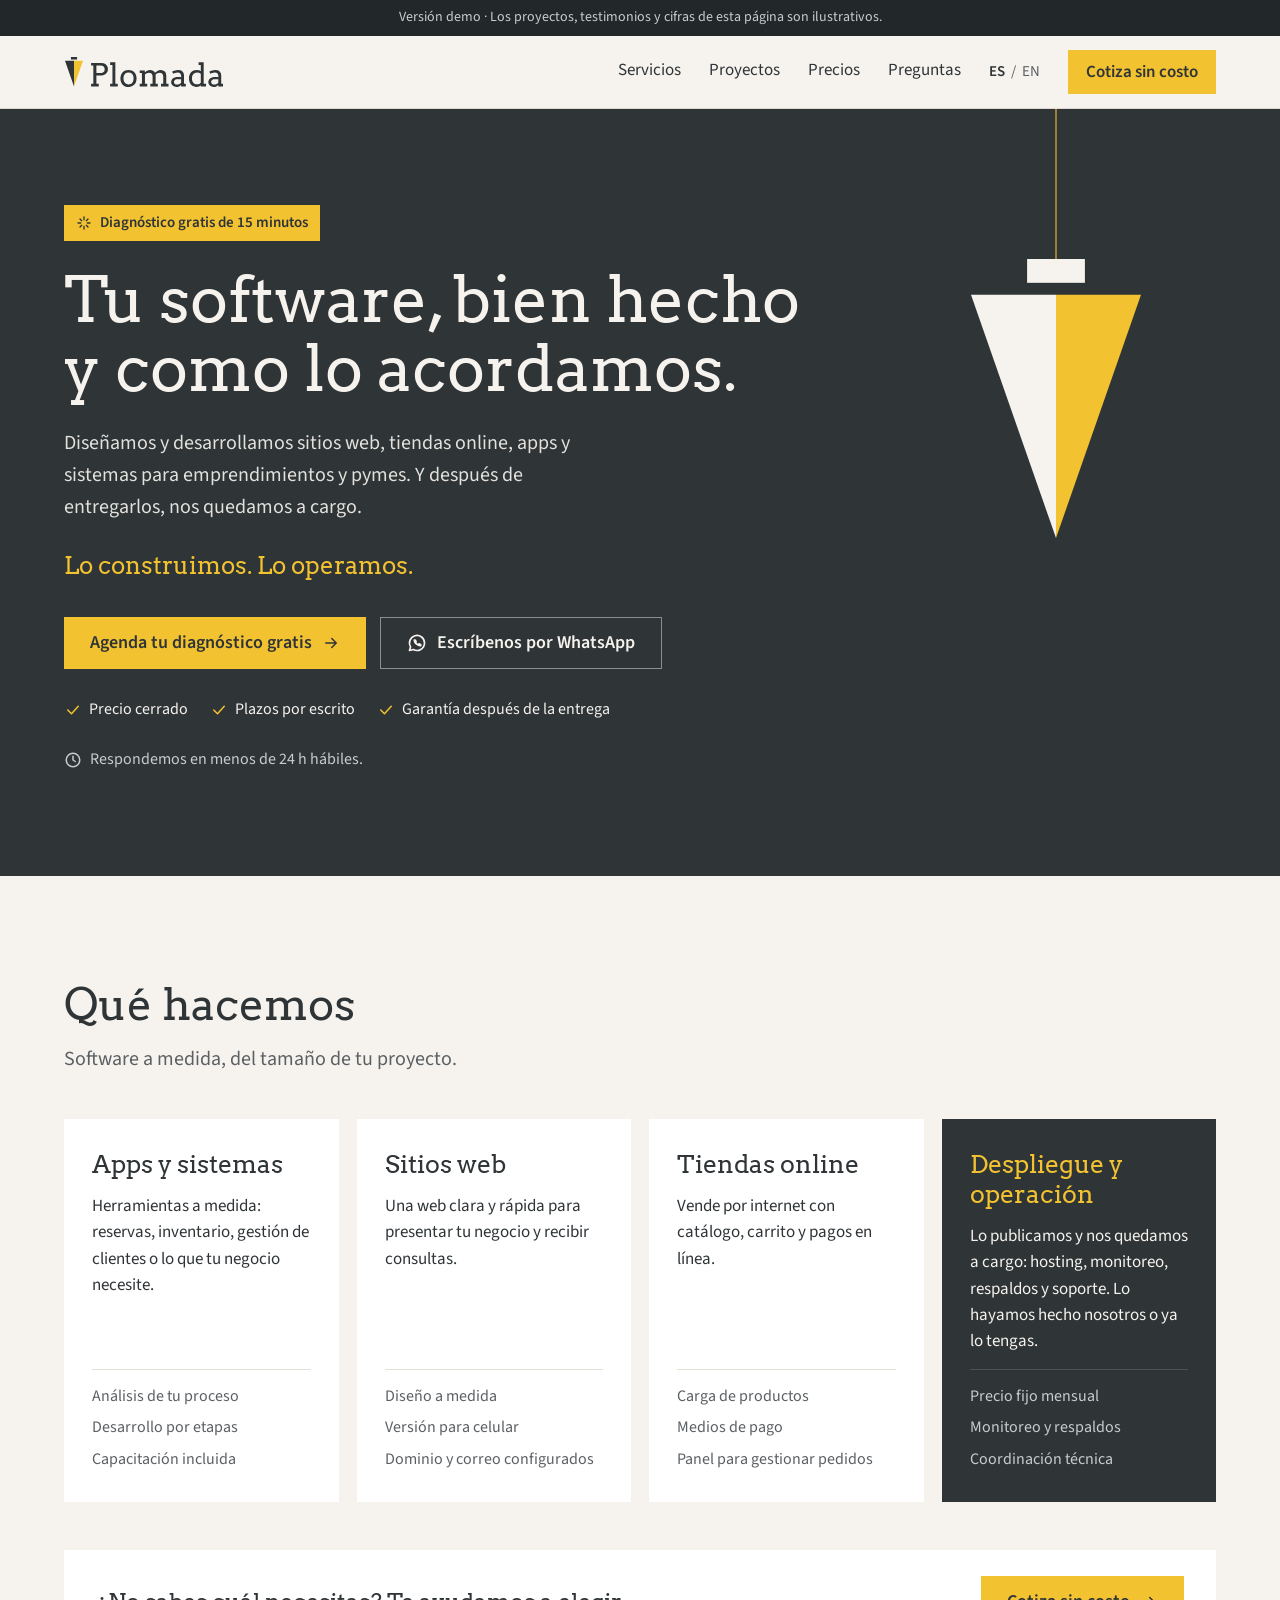
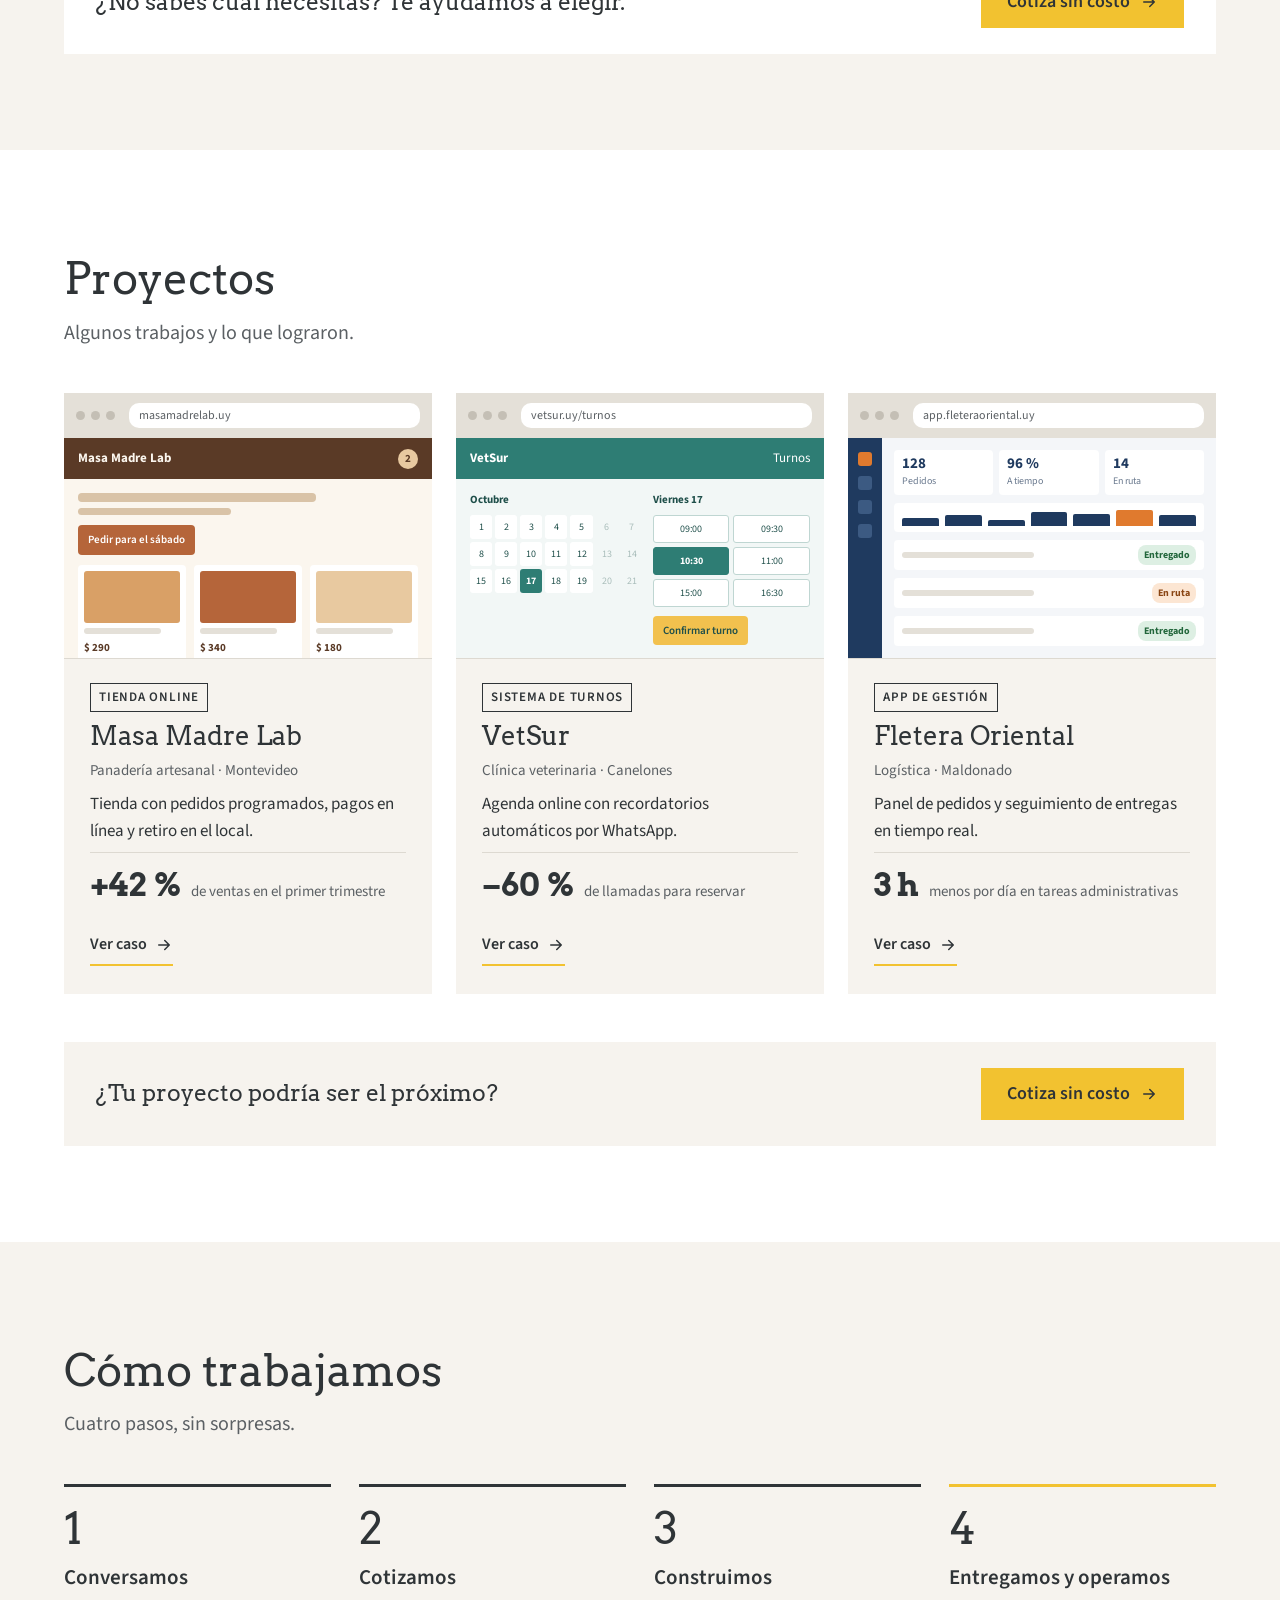
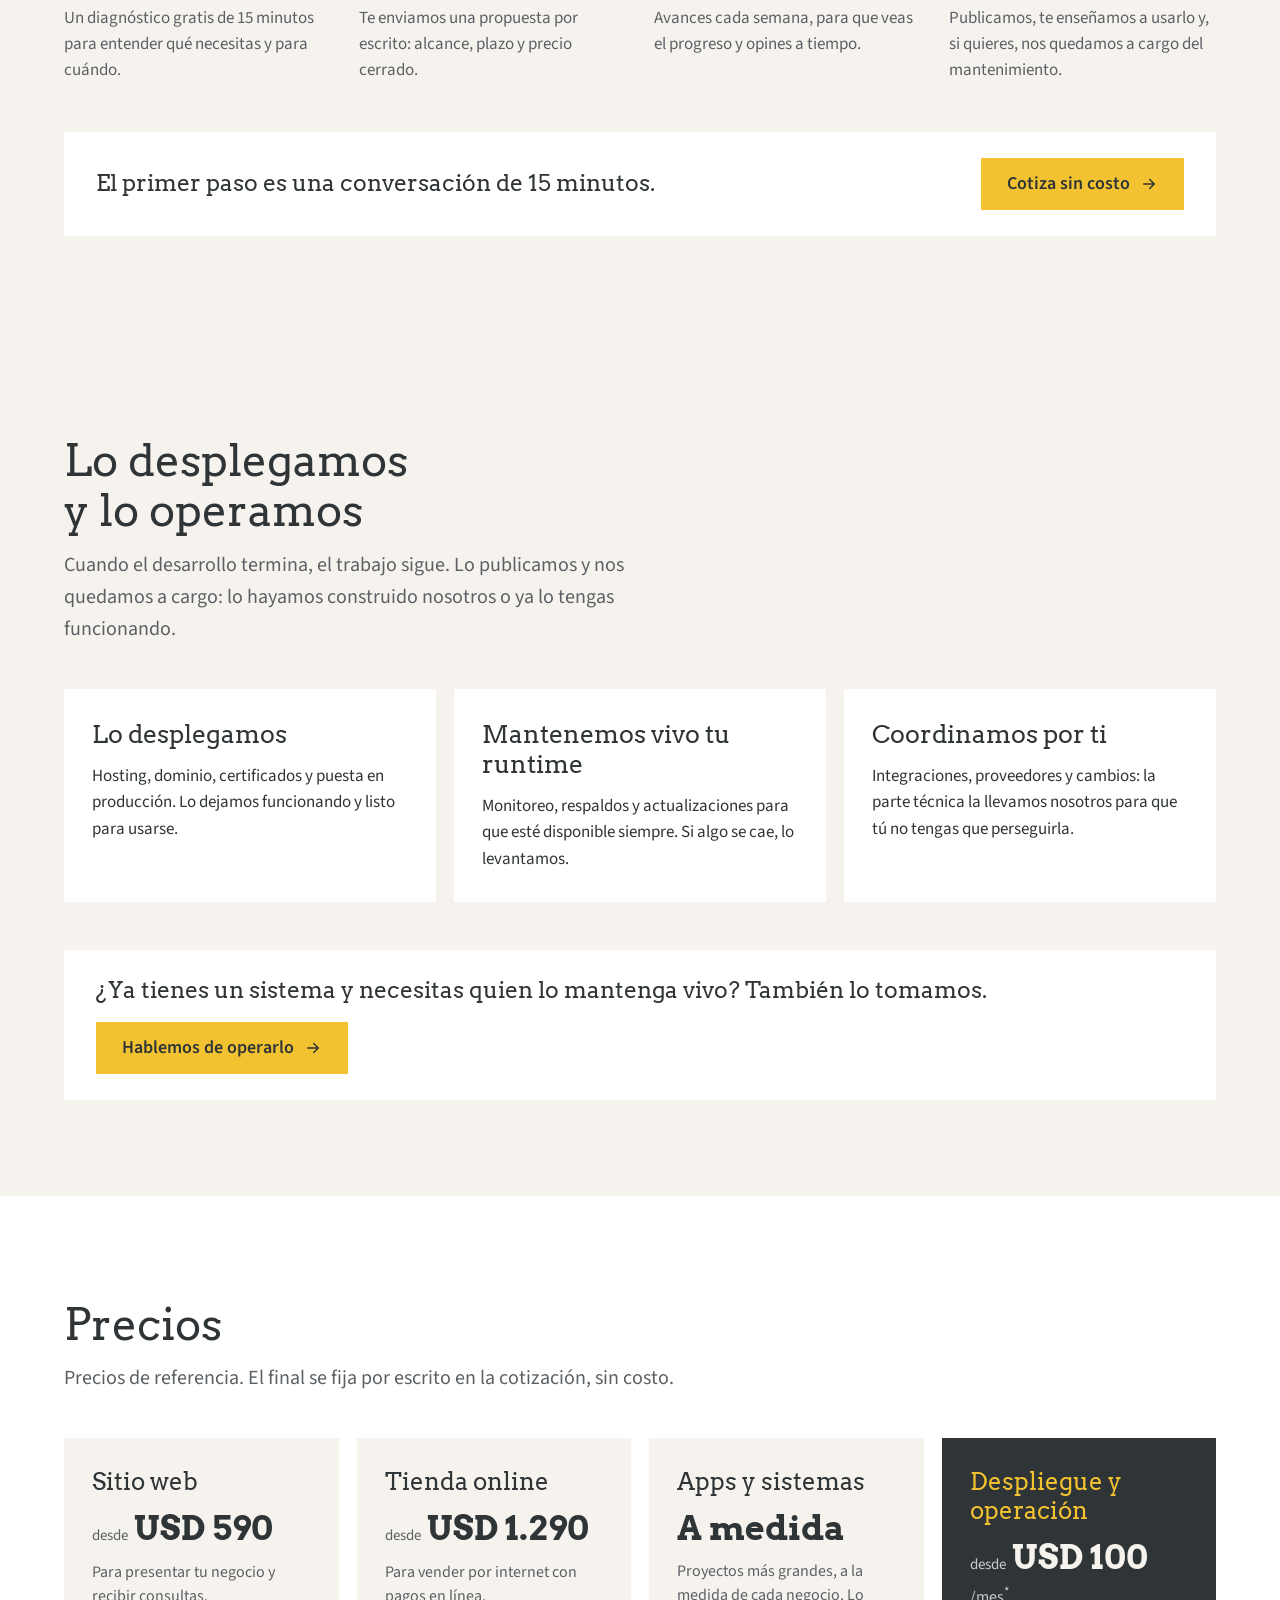
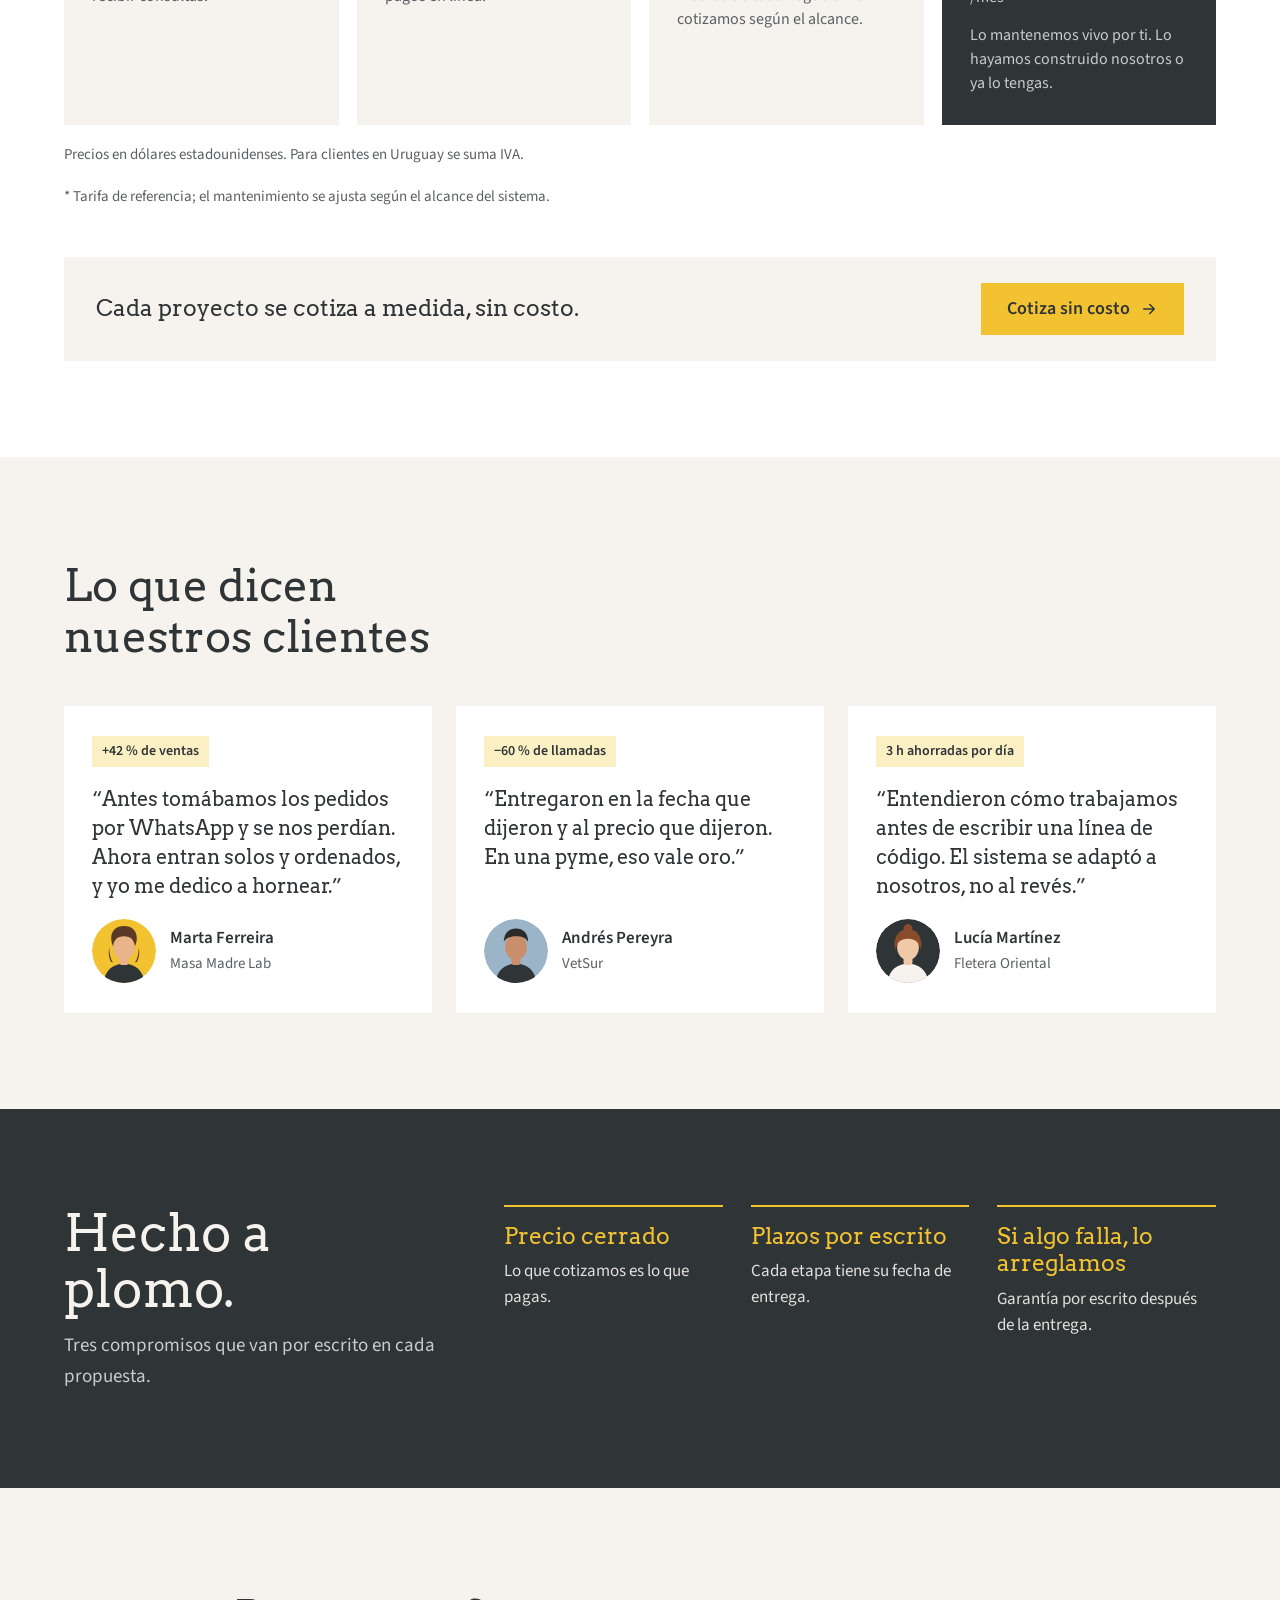
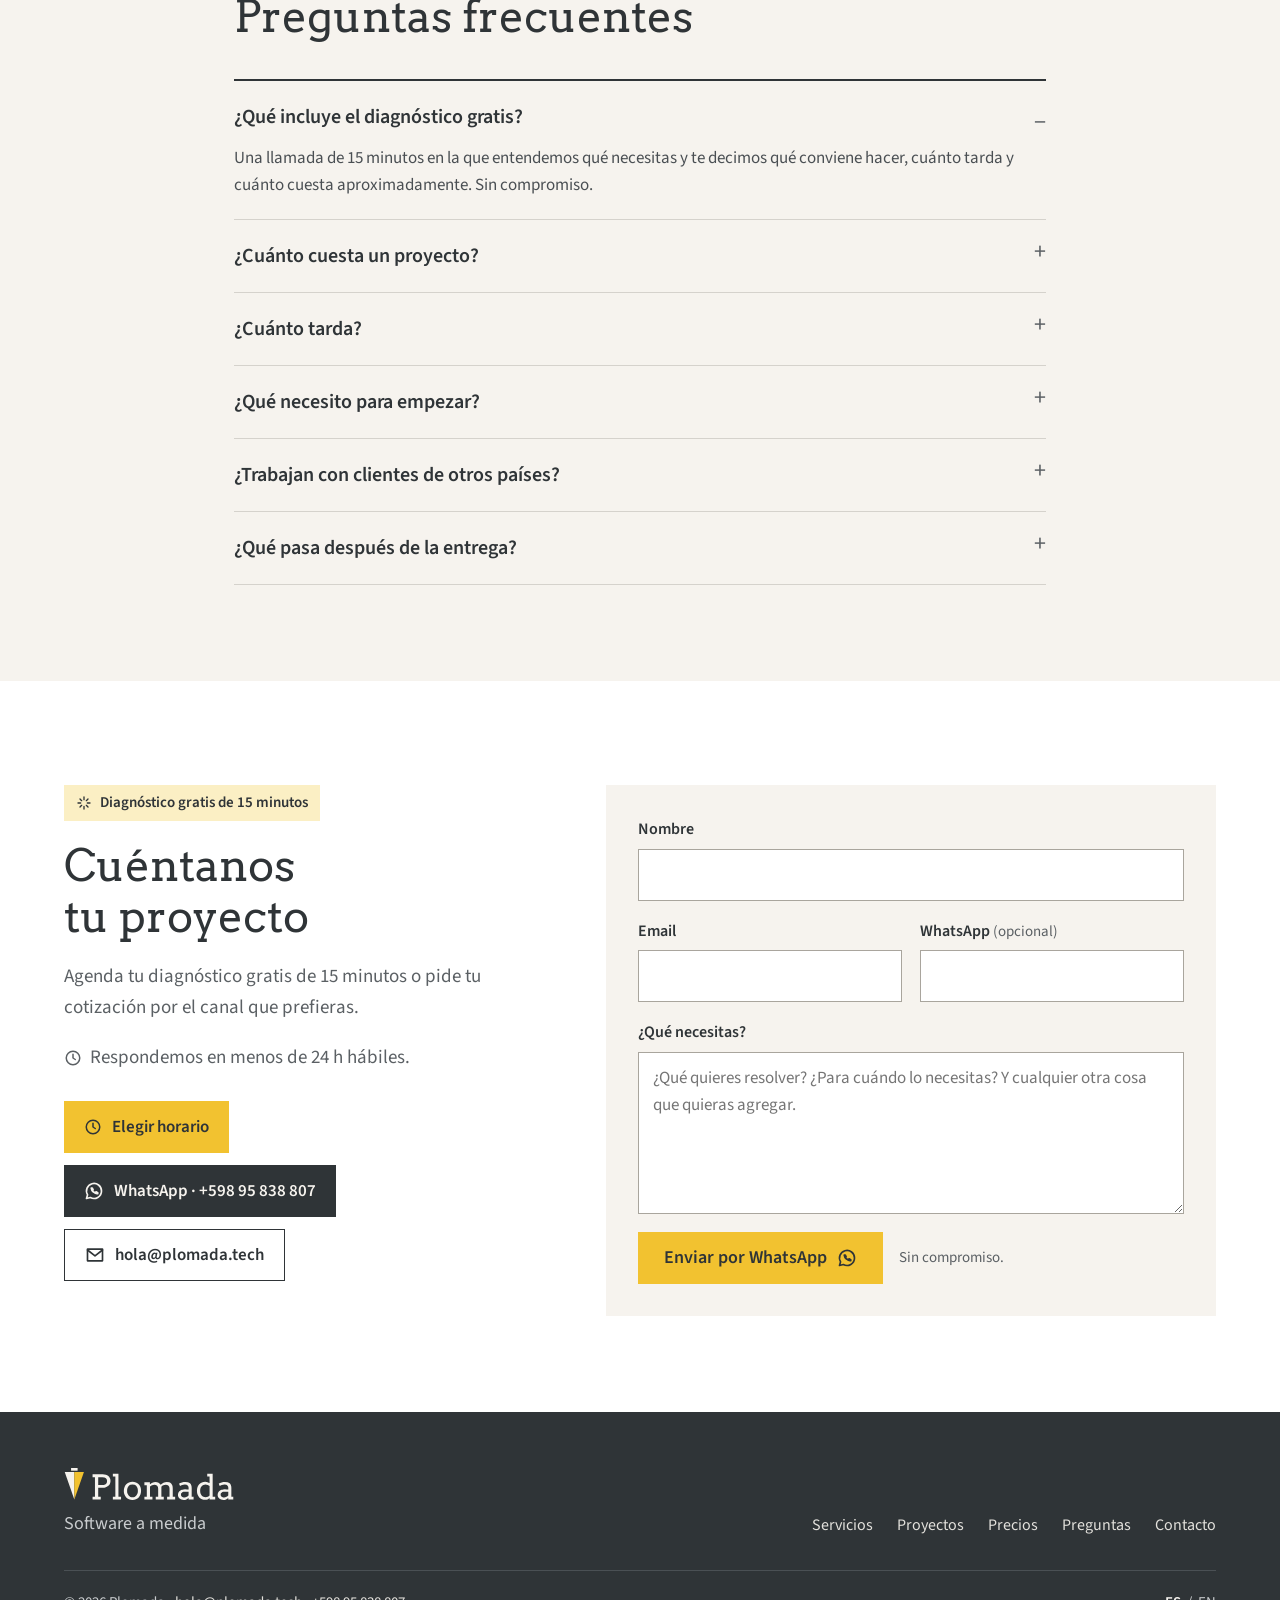
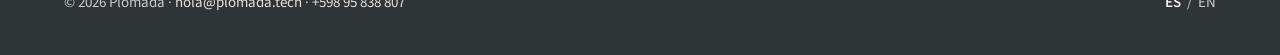
<file: index.html>
<!doctype html>
<html lang="es">
<head>
<meta charset="utf-8">
<meta name="viewport" content="width=device-width, initial-scale=1">
<title>Plomada · Software a medida</title>
<meta name="description" content="Sitios web, tiendas online, apps y sistemas a medida para emprendimientos y pymes. Lo construimos. Lo operamos.">
<meta name="robots" content="noindex, nofollow">
<meta name="theme-color" content="#2F3437">
<meta property="og:type" content="website">
<meta property="og:title" content="Plomada · Software a medida">
<meta property="og:description" content="Sitios web, tiendas online, apps y sistemas a medida para emprendimientos y pymes. Lo construimos. Lo operamos.">
<meta property="og:locale" content="es_UY">
<meta property="og:image" content="https://plomada.tech/assets/img/og-image.png">
<meta name="twitter:card" content="summary_large_image">
<link rel="icon" href="/favicon.ico" sizes="any">
<link rel="icon" href="assets/img/plomada-simbolo-chico.svg" type="image/svg+xml">
<link rel="apple-touch-icon" href="assets/img/apple-touch-icon.png">
<link rel="preconnect" href="https://fonts.googleapis.com">
<link rel="preconnect" href="https://fonts.gstatic.com" crossorigin>
<link href="https://fonts.googleapis.com/css2?family=Arvo:wght@400;700&amp;family=Source+Sans+3:wght@400;600&amp;display=swap" rel="stylesheet">
<link rel="stylesheet" href="assets/css/styles.css">
<script>document.documentElement.classList.add('js')</script>
<script src="assets/js/main.js" defer></script>
</head>
<body>
<a class="sr-only" href="#contenido">Saltar al contenido</a>
<div class="demo-aviso">Versión demo · Los proyectos, testimonios y cifras de esta página son ilustrativos.</div>
<header class="encabezado">
<div class="contenedor encabezado__fila">
<a class="logo" href="./" aria-label="Plomada, inicio"><img src="assets/img/plomada-horizontal.svg" alt="Plomada" width="160" height="30"></a>
<nav class="nav" aria-label="Principal">
<a class="enlace" href="#servicios">Servicios</a>
<a class="enlace" href="#proyectos">Proyectos</a>
<a class="enlace" href="#precios">Precios</a>
<a class="enlace" href="#preguntas">Preguntas</a>
<span class="idioma"><strong aria-current="true">ES</strong>/<a href="en/" lang="en" hreflang="en">EN</a></span>
<a class="boton boton--amarillo" href="#contacto">Cotiza sin costo</a>
</nav>
<details class="menu-movil">
<summary><svg width="20" height="20" viewBox="0 0 24 24" fill="none" stroke="currentColor" stroke-width="2" stroke-linecap="round" stroke-linejoin="round" aria-hidden="true"><path d="M4 7h16M4 12h16M4 17h16"/></svg>Menú</summary>
<nav class="menu-movil__panel" aria-label="Principal">
<a class="enlace" href="#servicios">Servicios</a>
<a class="enlace" href="#proyectos">Proyectos</a>
<a class="enlace" href="#precios">Precios</a>
<a class="enlace" href="#preguntas">Preguntas</a>
<a href="#contacto">Contacto</a>
<a class="boton boton--amarillo" href="#contacto">Cotiza sin costo</a>
<span class="idioma"><strong aria-current="true">ES</strong>/<a href="en/" lang="en" hreflang="en">EN</a></span>
</nav>
</details>
</div>
</header>

<main id="contenido">
<section class="hero" id="inicio">
<div class="contenedor hero__fila">
<div class="hero__texto">
<span class="insignia"><svg width="16" height="16" viewBox="0 0 24 24" fill="none" stroke="currentColor" stroke-width="2" stroke-linecap="round" stroke-linejoin="round" aria-hidden="true"><path d="M12 3v4M12 17v4M3 12h4M17 12h4M6 6l2.5 2.5M15.5 15.5L18 18M6 18l2.5-2.5M15.5 8.5L18 6"/></svg>Diagnóstico gratis de 15 minutos</span>
<h1>Tu software, bien hecho y como lo acordamos.</h1>
<p class="hero__bajada">Diseñamos y desarrollamos sitios web, tiendas online, apps y sistemas para emprendimientos y pymes. Y después de entregarlos, nos quedamos a cargo.</p>
<p class="hero__lema">Lo construimos. Lo operamos.</p>
<div class="acciones">
<a class="boton boton--amarillo" href="#contacto" data-abrir="agenda">Agenda tu diagnóstico gratis<svg width="18" height="18" viewBox="0 0 24 24" fill="none" stroke="currentColor" stroke-width="2" stroke-linecap="round" stroke-linejoin="round" aria-hidden="true" class="flecha"><path d="M5 12h14M13 6l6 6-6 6"/></svg></a>
<a class="boton boton--borde-claro" href="https://wa.me/59895838807?text=Hola%20Plomada%2C%20quiero%20agendar%20el%20diagn%C3%B3stico%20gratis." target="_blank" rel="noopener"><svg width="20" height="20" viewBox="0 0 24 24" fill="none" stroke="currentColor" stroke-width="2" stroke-linecap="round" stroke-linejoin="round" aria-hidden="true"><path d="M21 12a9 9 0 0 1-13.4 7.8L3 21l1.3-4.4A9 9 0 1 1 21 12z"/><path d="M9 9.5c.3 2 2.5 4.2 4.5 4.5l1-1 2 1v1.2c-3 .8-7.6-3.3-7.8-6.7H10l1 2z"/></svg>Escríbenos por WhatsApp</a>
</div>
<ul class="garantias"><li><svg width="18" height="18" viewBox="0 0 24 24" fill="none" stroke="currentColor" stroke-width="2" stroke-linecap="round" stroke-linejoin="round" aria-hidden="true"><path d="M5 12l5 5 9-10"/></svg>Precio cerrado</li><li><svg width="18" height="18" viewBox="0 0 24 24" fill="none" stroke="currentColor" stroke-width="2" stroke-linecap="round" stroke-linejoin="round" aria-hidden="true"><path d="M5 12l5 5 9-10"/></svg>Plazos por escrito</li><li><svg width="18" height="18" viewBox="0 0 24 24" fill="none" stroke="currentColor" stroke-width="2" stroke-linecap="round" stroke-linejoin="round" aria-hidden="true"><path d="M5 12l5 5 9-10"/></svg>Garantía después de la entrega</li></ul>
<p class="respuesta"><svg width="18" height="18" viewBox="0 0 24 24" fill="none" stroke="currentColor" stroke-width="2" stroke-linecap="round" stroke-linejoin="round" aria-hidden="true"><circle cx="12" cy="12" r="9"/><path d="M12 7v5l3 2"/></svg>Respondemos en menos de 24 h hábiles.</p>
</div>
<div class="hero__visual" aria-hidden="true">
<div class="plomada"><div class="plomada__hilo"></div><img src="assets/img/plomada-simbolo-negativo.svg" alt="" width="170" height="279"></div>
</div>
</div>
</section>

<section class="seccion" id="servicios">
<div class="contenedor">
<div class="encabezado-seccion" data-reveal><h2>Qué hacemos</h2><p>Software a medida, del tamaño de tu proyecto.</p></div>
<div class="servicios">
<article class="servicio tarjeta" data-reveal style="--d:0">
<h3>Apps y sistemas</h3><p>Herramientas a medida: reservas, inventario, gestión de clientes o lo que tu negocio necesite.</p>
<ul><li>Análisis de tu proceso</li><li>Desarrollo por etapas</li><li>Capacitación incluida</li></ul>
</article>
<article class="servicio tarjeta" data-reveal style="--d:1">
<h3>Sitios web</h3><p>Una web clara y rápida para presentar tu negocio y recibir consultas.</p>
<ul><li>Diseño a medida</li><li>Versión para celular</li><li>Dominio y correo configurados</li></ul>
</article>
<article class="servicio tarjeta" data-reveal style="--d:2">
<h3>Tiendas online</h3><p>Vende por internet con catálogo, carrito y pagos en línea.</p>
<ul><li>Carga de productos</li><li>Medios de pago</li><li>Panel para gestionar pedidos</li></ul>
</article>
<article class="servicio tarjeta servicio--destacado" data-reveal style="--d:3">
<h3>Despliegue y operación</h3><p>Lo publicamos y nos quedamos a cargo: hosting, monitoreo, respaldos y soporte. Lo hayamos hecho nosotros o ya lo tengas.</p>
<ul><li>Precio fijo mensual</li><li>Monitoreo y respaldos</li><li>Coordinación técnica</li></ul>
</article>
</div>
<div class="cta-franja" data-reveal>
<p>¿No sabes cuál necesitas? Te ayudamos a elegir.</p>
<a class="boton boton--amarillo" href="#contacto">Cotiza sin costo<svg width="18" height="18" viewBox="0 0 24 24" fill="none" stroke="currentColor" stroke-width="2" stroke-linecap="round" stroke-linejoin="round" aria-hidden="true" class="flecha"><path d="M5 12h14M13 6l6 6-6 6"/></svg></a>
</div>
</div>
</section>

<section class="seccion seccion--blanca" id="proyectos">
<div class="contenedor">
<div class="encabezado-seccion" data-reveal><h2>Proyectos</h2><p>Algunos trabajos y lo que lograron.</p></div>
<div class="proyectos">
<article class="proyecto tarjeta" data-reveal style="--d:0">
<div class="navegador" aria-hidden="true">
<div class="navegador__barra"><span></span><span></span><span></span><div class="navegador__url">masamadrelab.uy</div></div>
<div class="navegador__cuerpo"><div class="mk mk--tienda">
<div class="mk-top"><strong>Masa Madre Lab</strong><span class="mk-carrito">2</span></div>
<div class="mk-hero"><i></i><i class="corta"></i><span class="mk-btn">Pedir para el sábado</span></div>
<div class="mk-grid"><div class="mk-prod"><div class="mk-prod__img" style="background:#D9A066"></div><i></i><b>$ 290</b></div><div class="mk-prod"><div class="mk-prod__img" style="background:#B5653A"></div><i></i><b>$ 340</b></div><div class="mk-prod"><div class="mk-prod__img" style="background:#E8C9A0"></div><i></i><b>$ 180</b></div></div>
</div></div>
</div>
<div class="proyecto__texto">
<span class="etiqueta">Tienda online</span>
<h3>Masa Madre Lab</h3>
<span class="proyecto__lugar">Panadería artesanal · Montevideo</span>
<p>Tienda con pedidos programados, pagos en línea y retiro en el local.</p>
<div class="resultado"><strong>+42 %</strong><span>de ventas en el primer trimestre</span></div>
<button class="ver-caso" type="button" data-abrir="caso-0">Ver caso<svg width="18" height="18" viewBox="0 0 24 24" fill="none" stroke="currentColor" stroke-width="2" stroke-linecap="round" stroke-linejoin="round" aria-hidden="true" class="flecha"><path d="M5 12h14M13 6l6 6-6 6"/></svg></button>
</div>
</article>
<article class="proyecto tarjeta" data-reveal style="--d:1">
<div class="navegador" aria-hidden="true">
<div class="navegador__barra"><span></span><span></span><span></span><div class="navegador__url">vetsur.uy/turnos</div></div>
<div class="navegador__cuerpo"><div class="mk mk--turnos">
<div class="mk-top"><strong>VetSur</strong><span>Turnos</span></div>
<div class="mk-cols">
<div class="mk-cal"><b>Octubre</b><div class="mk-dias"><span class="">1</span><span class="">2</span><span class="">3</span><span class="">4</span><span class="">5</span><span class="off">6</span><span class="off">7</span><span class="">8</span><span class="">9</span><span class="">10</span><span class="">11</span><span class="">12</span><span class="off">13</span><span class="off">14</span><span class="">15</span><span class="">16</span><span class="sel">17</span><span class="">18</span><span class="">19</span><span class="off">20</span><span class="off">21</span></div></div>
<div class="mk-horas"><b>Viernes 17</b><div class="mk-slots"><span class="">09:00</span><span class="">09:30</span><span class="sel">10:30</span><span class="">11:00</span><span class="">15:00</span><span class="">16:30</span></div><span class="mk-btn">Confirmar turno</span></div>
</div>
</div></div>
</div>
<div class="proyecto__texto">
<span class="etiqueta">Sistema de turnos</span>
<h3>VetSur</h3>
<span class="proyecto__lugar">Clínica veterinaria · Canelones</span>
<p>Agenda online con recordatorios automáticos por WhatsApp.</p>
<div class="resultado"><strong>−60 %</strong><span>de llamadas para reservar</span></div>
<button class="ver-caso" type="button" data-abrir="caso-1">Ver caso<svg width="18" height="18" viewBox="0 0 24 24" fill="none" stroke="currentColor" stroke-width="2" stroke-linecap="round" stroke-linejoin="round" aria-hidden="true" class="flecha"><path d="M5 12h14M13 6l6 6-6 6"/></svg></button>
</div>
</article>
<article class="proyecto tarjeta" data-reveal style="--d:2">
<div class="navegador" aria-hidden="true">
<div class="navegador__barra"><span></span><span></span><span></span><div class="navegador__url">app.fleteraoriental.uy</div></div>
<div class="navegador__cuerpo"><div class="mk mk--panel">
<div class="mk-lateral"><span class="act"></span><span></span><span></span><span></span></div>
<div class="mk-contenido">
<div class="mk-kpis"><div><b>128</b><i>Pedidos</i></div><div><b>96 %</b><i>A tiempo</i></div><div><b>14</b><i>En ruta</i></div></div>
<div class="mk-barras"><span style="height:45%"></span><span style="height:62%"></span><span style="height:38%"></span><span style="height:80%"></span><span style="height:70%"></span><span style="height:92%"></span><span style="height:66%"></span></div>
<div class="mk-fila"><i></i><em class="ok">Entregado</em></div><div class="mk-fila"><i></i><em class="ruta">En ruta</em></div><div class="mk-fila"><i></i><em class="ok">Entregado</em></div>
</div>
</div></div>
</div>
<div class="proyecto__texto">
<span class="etiqueta">App de gestión</span>
<h3>Fletera Oriental</h3>
<span class="proyecto__lugar">Logística · Maldonado</span>
<p>Panel de pedidos y seguimiento de entregas en tiempo real.</p>
<div class="resultado"><strong>3 h</strong><span>menos por día en tareas administrativas</span></div>
<button class="ver-caso" type="button" data-abrir="caso-2">Ver caso<svg width="18" height="18" viewBox="0 0 24 24" fill="none" stroke="currentColor" stroke-width="2" stroke-linecap="round" stroke-linejoin="round" aria-hidden="true" class="flecha"><path d="M5 12h14M13 6l6 6-6 6"/></svg></button>
</div>
</article>
</div>
<div class="cta-franja cta-franja--papel" data-reveal>
<p>¿Tu proyecto podría ser el próximo?</p>
<a class="boton boton--amarillo" href="#contacto">Cotiza sin costo<svg width="18" height="18" viewBox="0 0 24 24" fill="none" stroke="currentColor" stroke-width="2" stroke-linecap="round" stroke-linejoin="round" aria-hidden="true" class="flecha"><path d="M5 12h14M13 6l6 6-6 6"/></svg></a>
</div>
</div>
</section>

<section class="seccion" id="proceso">
<div class="contenedor">
<div class="encabezado-seccion" data-reveal><h2>Cómo trabajamos</h2><p>Cuatro pasos, sin sorpresas.</p></div>
<ol class="pasos">
<li class="paso" data-reveal style="--d:0"><span class="paso__numero" aria-hidden="true">1</span><h3>Conversamos</h3><p>Un diagnóstico gratis de 15 minutos para entender qué necesitas y para cuándo.</p></li>
<li class="paso" data-reveal style="--d:1"><span class="paso__numero" aria-hidden="true">2</span><h3>Cotizamos</h3><p>Te enviamos una propuesta por escrito: alcance, plazo y precio cerrado.</p></li>
<li class="paso" data-reveal style="--d:2"><span class="paso__numero" aria-hidden="true">3</span><h3>Construimos</h3><p>Avances cada semana, para que veas el progreso y opines a tiempo.</p></li>
<li class="paso" data-reveal style="--d:3"><span class="paso__numero" aria-hidden="true">4</span><h3>Entregamos y operamos</h3><p>Publicamos, te enseñamos a usarlo y, si quieres, nos quedamos a cargo del mantenimiento.</p></li>
</ol>
<div class="cta-franja" data-reveal>
<p>El primer paso es una conversación de 15 minutos.</p>
<a class="boton boton--amarillo" href="#contacto">Cotiza sin costo<svg width="18" height="18" viewBox="0 0 24 24" fill="none" stroke="currentColor" stroke-width="2" stroke-linecap="round" stroke-linejoin="round" aria-hidden="true" class="flecha"><path d="M5 12h14M13 6l6 6-6 6"/></svg></a>
</div>
</div>
</section>

<section class="seccion" id="operacion">
<div class="contenedor">
<div class="encabezado-seccion" data-reveal><h2>Lo desplegamos y lo operamos</h2><p>Cuando el desarrollo termina, el trabajo sigue. Lo publicamos y nos quedamos a cargo: lo hayamos construido nosotros o ya lo tengas funcionando.</p></div>
<div class="servicios servicios--tres">
<article class="servicio tarjeta" data-reveal style="--d:0">
<h3>Lo desplegamos</h3><p>Hosting, dominio, certificados y puesta en producción. Lo dejamos funcionando y listo para usarse.</p>
</article>
<article class="servicio tarjeta" data-reveal style="--d:1">
<h3>Mantenemos vivo tu runtime</h3><p>Monitoreo, respaldos y actualizaciones para que esté disponible siempre. Si algo se cae, lo levantamos.</p>
</article>
<article class="servicio tarjeta" data-reveal style="--d:2">
<h3>Coordinamos por ti</h3><p>Integraciones, proveedores y cambios: la parte técnica la llevamos nosotros para que tú no tengas que perseguirla.</p>
</article>
</div>
<div class="cta-franja" data-reveal>
<p>¿Ya tienes un sistema y necesitas quien lo mantenga vivo? También lo tomamos.</p>
<a class="boton boton--amarillo" href="#contacto">Hablemos de operarlo<svg width="18" height="18" viewBox="0 0 24 24" fill="none" stroke="currentColor" stroke-width="2" stroke-linecap="round" stroke-linejoin="round" aria-hidden="true" class="flecha"><path d="M5 12h14M13 6l6 6-6 6"/></svg></a>
</div>
</div>
</section>

<section class="seccion seccion--blanca" id="precios">
<div class="contenedor">
<div class="encabezado-seccion" data-reveal><h2>Precios</h2><p>Precios de referencia. El final se fija por escrito en la cotización, sin costo.</p></div>
<div class="precios">
<article class="precio tarjeta" data-reveal style="--d:0">
<h3>Sitio web</h3>
<p class="precio__monto"><span>desde</span> <b>USD 590</b><small></small></p>
<p class="precio__desc">Para presentar tu negocio y recibir consultas.</p>
</article>
<article class="precio tarjeta" data-reveal style="--d:1">
<h3>Tienda online</h3>
<p class="precio__monto"><span>desde</span> <b>USD 1.290</b><small></small></p>
<p class="precio__desc">Para vender por internet con pagos en línea.</p>
</article>
<article class="precio tarjeta" data-reveal style="--d:2">
<h3>Apps y sistemas</h3>
<p class="precio__monto"><b>A medida</b></p>
<p class="precio__desc">Proyectos más grandes, a la medida de cada negocio. Lo cotizamos según el alcance.</p>
</article>
<article class="precio tarjeta precio--destacado" data-reveal style="--d:3">
<h3>Despliegue y operación</h3>
<p class="precio__monto"><span>desde</span> <b>USD 100</b><small>/mes<sup>*</sup></small></p>
<p class="precio__desc">Lo mantenemos vivo por ti. Lo hayamos construido nosotros o ya lo tengas.</p>
</article>
</div>
<p class="precios__nota" data-reveal>Precios en dólares estadounidenses. Para clientes en Uruguay se suma IVA.</p>
<!-- REVISAR: precio de "Despliegue y operación" (USD 100/mes) y el texto de esta nota con asterisco están provisionales. -->
<p class="precios__nota" data-reveal>* Tarifa de referencia; el mantenimiento se ajusta según el alcance del sistema.</p>
<!-- Calculadora de presupuesto retirada para el lanzamiento. Respaldo completo en assets/_estimador-es.html.bak -->
<div class="cta-franja cta-franja--papel" data-reveal>
<p>Cada proyecto se cotiza a medida, sin costo.</p>
<a class="boton boton--amarillo" href="#contacto">Cotiza sin costo<svg width="18" height="18" viewBox="0 0 24 24" fill="none" stroke="currentColor" stroke-width="2" stroke-linecap="round" stroke-linejoin="round" aria-hidden="true" class="flecha"><path d="M5 12h14M13 6l6 6-6 6"/></svg></a>
</div>
</div>
</section>

<section class="seccion" id="testimonios">
<div class="contenedor">
<div class="encabezado-seccion" data-reveal><h2>Lo que dicen nuestros clientes</h2></div>
<div class="testimonios">
<figure class="testimonio tarjeta" data-reveal style="--d:0">
<span class="testimonio__resultado">+42 % de ventas</span>
<blockquote>“Antes tomábamos los pedidos por WhatsApp y se nos perdían. Ahora entran solos y ordenados, y yo me dedico a hornear.”</blockquote>
<figcaption><svg class="avatar" width="64" height="64" viewBox="0 0 100 100" role="img" aria-label="Marta Ferreira">
<circle cx="50" cy="50" r="50" fill="#F2C230"/>
<path d="M18 100c2-20 15-30 32-30s30 10 32 30z" fill="#2F3437"/>
<rect x="43" y="58" width="14" height="14" rx="5" fill="#E8B48A"/>
<ellipse cx="50" cy="44" rx="17" ry="20" fill="#E8B48A"/>
<g fill="#5A3A26"><path d="M30 30c0-12 8-19 20-19s20 7 20 19c0 6-2 10-3 13-1-10-6-16-17-16s-16 6-17 16c-1-3-3-7-3-13z"/><path d="M27 44c0 12 3 20 6 24l-3-1c-3-5-5-13-3-23z"/><path d="M73 44c0 12-3 20-6 24l3-1c3-5 5-13 3-23z"/></g>
</svg><span><strong>Marta Ferreira</strong>Masa Madre Lab</span></figcaption>
</figure>
<figure class="testimonio tarjeta" data-reveal style="--d:1">
<span class="testimonio__resultado">−60 % de llamadas</span>
<blockquote>“Entregaron en la fecha que dijeron y al precio que dijeron. En una pyme, eso vale oro.”</blockquote>
<figcaption><svg class="avatar" width="64" height="64" viewBox="0 0 100 100" role="img" aria-label="Andrés Pereyra">
<circle cx="50" cy="50" r="50" fill="#9CB4C8"/>
<path d="M18 100c2-20 15-30 32-30s30 10 32 30z" fill="#2F3437"/>
<rect x="43" y="58" width="14" height="14" rx="5" fill="#C98E6B"/>
<ellipse cx="50" cy="44" rx="17" ry="20" fill="#C98E6B"/>
<g fill="#2B2B2B"><path d="M31 36c0-14 8-21 19-21s19 7 19 21c-3-6-9-9-19-9s-16 3-19 9z"/></g>
</svg><span><strong>Andrés Pereyra</strong>VetSur</span></figcaption>
</figure>
<figure class="testimonio tarjeta" data-reveal style="--d:2">
<span class="testimonio__resultado">3 h ahorradas por día</span>
<blockquote>“Entendieron cómo trabajamos antes de escribir una línea de código. El sistema se adaptó a nosotros, no al revés.”</blockquote>
<figcaption><svg class="avatar" width="64" height="64" viewBox="0 0 100 100" role="img" aria-label="Lucía Martínez">
<circle cx="50" cy="50" r="50" fill="#2F3437"/>
<path d="M18 100c2-20 15-30 32-30s30 10 32 30z" fill="#F6F3EE"/>
<rect x="43" y="58" width="14" height="14" rx="5" fill="#F0C9A8"/>
<ellipse cx="50" cy="44" rx="17" ry="20" fill="#F0C9A8"/>
<g fill="#8A4B2A"><path d="M29 40c0-15 9-24 21-24s21 9 21 24c0 3-1 6-2 8-1-9-5-17-19-17s-18 8-19 17c-1-2-2-5-2-8z"/><circle cx="50" cy="15" r="7"/></g>
</svg><span><strong>Lucía Martínez</strong>Fletera Oriental</span></figcaption>
</figure>
</div>
</div>
</section>

<section class="seccion--plomo">
<div class="contenedor compromisos">
<div class="compromisos__titulo" data-reveal><h2>Hecho a plomo.</h2><p>Tres compromisos que van por escrito en cada propuesta.</p></div>
<div class="compromisos__lista">
<div class="compromiso" data-reveal style="--d:0"><h3>Precio cerrado</h3><p>Lo que cotizamos es lo que pagas.</p></div>
<div class="compromiso" data-reveal style="--d:1"><h3>Plazos por escrito</h3><p>Cada etapa tiene su fecha de entrega.</p></div>
<div class="compromiso" data-reveal style="--d:2"><h3>Si algo falla, lo arreglamos</h3><p>Garantía por escrito después de la entrega.</p></div>
</div>
</div>
</section>

<section class="seccion" id="preguntas">
<div class="contenedor preguntas">
<h2 data-reveal>Preguntas frecuentes</h2>
<div class="acordeon" data-reveal>
<details open><summary>¿Qué incluye el diagnóstico gratis?</summary><p>Una llamada de 15 minutos en la que entendemos qué necesitas y te decimos qué conviene hacer, cuánto tarda y cuánto cuesta aproximadamente. Sin compromiso.</p></details>
<details><summary>¿Cuánto cuesta un proyecto?</summary><p>En la sección Precios tienes valores de referencia. El precio final depende del alcance y te lo enviamos por escrito, sin costo y cerrado.</p></details>
<details><summary>¿Cuánto tarda?</summary><p>Depende del alcance: un sitio web lleva menos que una tienda o un sistema. El plazo exacto queda escrito en la propuesta.</p></details>
<details><summary>¿Qué necesito para empezar?</summary><p>Una idea clara de lo que quieres resolver. Si tienes logo, textos o fotos, mejor; si no, te ayudamos a prepararlos.</p></details>
<details><summary>¿Trabajan con clientes de otros países?</summary><p>Sí. Trabajamos de forma remota, en español o en inglés.</p></details>
<details><summary>¿Qué pasa después de la entrega?</summary><p>Puedes gestionar el sistema por tu cuenta o contratar el mantenimiento mensual y nos ocupamos nosotros.</p></details>
</div>
</div>
</section>

<section class="seccion seccion--blanca" id="contacto">
<div class="contenedor contacto">
<div class="contacto__info" data-reveal>
<span class="insignia insignia--clara"><svg width="16" height="16" viewBox="0 0 24 24" fill="none" stroke="currentColor" stroke-width="2" stroke-linecap="round" stroke-linejoin="round" aria-hidden="true"><path d="M12 3v4M12 17v4M3 12h4M17 12h4M6 6l2.5 2.5M15.5 15.5L18 18M6 18l2.5-2.5M15.5 8.5L18 6"/></svg>Diagnóstico gratis de 15 minutos</span>
<h2>Cuéntanos tu proyecto</h2>
<p>Agenda tu diagnóstico gratis de 15 minutos o pide tu cotización por el canal que prefieras.</p>
<p class="respuesta respuesta--clara"><svg width="18" height="18" viewBox="0 0 24 24" fill="none" stroke="currentColor" stroke-width="2" stroke-linecap="round" stroke-linejoin="round" aria-hidden="true"><circle cx="12" cy="12" r="9"/><path d="M12 7v5l3 2"/></svg>Respondemos en menos de 24 h hábiles.</p>
<div class="contacto__canales">
<a class="boton boton--amarillo" href="#contacto" data-abrir="agenda"><svg width="18" height="18" viewBox="0 0 24 24" fill="none" stroke="currentColor" stroke-width="2" stroke-linecap="round" stroke-linejoin="round" aria-hidden="true"><circle cx="12" cy="12" r="9"/><path d="M12 7v5l3 2"/></svg>Elegir horario</a>
<a class="boton boton--plomo" href="https://wa.me/59895838807?text=Hola%20Plomada%2C%20quiero%20agendar%20el%20diagn%C3%B3stico%20gratis." target="_blank" rel="noopener"><svg width="20" height="20" viewBox="0 0 24 24" fill="none" stroke="currentColor" stroke-width="2" stroke-linecap="round" stroke-linejoin="round" aria-hidden="true"><path d="M21 12a9 9 0 0 1-13.4 7.8L3 21l1.3-4.4A9 9 0 1 1 21 12z"/><path d="M9 9.5c.3 2 2.5 4.2 4.5 4.5l1-1 2 1v1.2c-3 .8-7.6-3.3-7.8-6.7H10l1 2z"/></svg>WhatsApp · +598 95 838 807</a>
<a class="boton boton--borde" href="mailto:hola@plomada.tech"><svg width="20" height="20" viewBox="0 0 24 24" fill="none" stroke="currentColor" stroke-width="2" stroke-linecap="round" stroke-linejoin="round" aria-hidden="true"><rect x="3" y="5" width="18" height="14"/><path d="M3 6l9 7 9-7"/></svg>hola@plomada.tech</a>
</div>
</div>
<form class="formulario" name="contacto" data-wa="59895838807" data-reveal>
<label class="campo campo--ancho">Nombre<input type="text" name="nombre" autocomplete="name" required></label>
<label class="campo">Email<input type="email" name="email" autocomplete="email" required></label>
<label class="campo"><span>WhatsApp <small>(opcional)</small></span><input type="tel" name="whatsapp" autocomplete="tel" inputmode="tel"></label>
<label class="campo campo--ancho">¿Qué necesitas?<textarea name="mensaje" rows="5" placeholder="¿Qué quieres resolver? ¿Para cuándo lo necesitas? Y cualquier otra cosa que quieras agregar." required></textarea></label>
<div class="formulario__pie">
<button class="boton boton--amarillo" type="submit">Enviar por WhatsApp<svg width="20" height="20" viewBox="0 0 24 24" fill="none" stroke="currentColor" stroke-width="2" stroke-linecap="round" stroke-linejoin="round" aria-hidden="true"><path d="M21 12a9 9 0 0 1-13.4 7.8L3 21l1.3-4.4A9 9 0 1 1 21 12z"/><path d="M9 9.5c.3 2 2.5 4.2 4.5 4.5l1-1 2 1v1.2c-3 .8-7.6-3.3-7.8-6.7H10l1 2z"/></svg></button>
<span>Sin compromiso.</span>
</div>
</form>
</div>
</section>
<dialog class="caso" id="caso-0" aria-labelledby="caso-0-titulo">
<div class="caso__cabecera">
<div><span class="etiqueta">Tienda online</span><h3 id="caso-0-titulo">Masa Madre Lab</h3><span class="proyecto__lugar">Panadería artesanal · Montevideo</span></div>
<button class="cerrar" type="button" data-cerrar aria-label="Cerrar"><svg width="22" height="22" viewBox="0 0 24 24" fill="none" stroke="currentColor" stroke-width="2" stroke-linecap="round" stroke-linejoin="round" aria-hidden="true"><path d="M6 6l12 12M18 6L6 18"/></svg></button>
</div>
<div class="caso__maqueta"><div class="navegador" aria-hidden="true">
<div class="navegador__barra"><span></span><span></span><span></span><div class="navegador__url">masamadrelab.uy</div></div>
<div class="navegador__cuerpo"><div class="mk mk--tienda">
<div class="mk-top"><strong>Masa Madre Lab</strong><span class="mk-carrito">2</span></div>
<div class="mk-hero"><i></i><i class="corta"></i><span class="mk-btn">Pedir para el sábado</span></div>
<div class="mk-grid"><div class="mk-prod"><div class="mk-prod__img" style="background:#D9A066"></div><i></i><b>$ 290</b></div><div class="mk-prod"><div class="mk-prod__img" style="background:#B5653A"></div><i></i><b>$ 340</b></div><div class="mk-prod"><div class="mk-prod__img" style="background:#E8C9A0"></div><i></i><b>$ 180</b></div></div>
</div></div>
</div></div>
<div class="caso__cuerpo">
<div class="caso__bloque"><h4>El desafío</h4><p>Los pedidos llegaban por WhatsApp e Instagram, se anotaban a mano y los sábados se perdían encargos.</p></div>
<div class="caso__bloque"><h4>La solución</h4><p>Tienda online con catálogo por día de horneado, pedidos programados con cupo diario, pago con tarjeta o transferencia y aviso automático cuando el pedido está listo.</p></div>
<div class="caso__bloque caso__bloque--ancho"><h4>Resultados</h4><div class="caso__resultados"><div><strong>+42 %</strong><span>ventas en el primer trimestre</span></div><div><strong>0</strong><span>pedidos perdidos desde el lanzamiento</span></div><div><strong>70 %</strong><span>de los pedidos se pagan por adelantado</span></div></div></div>
<div class="caso__datos"><span><b>Duración:</b> 5 semanas</span><span><b>Servicios:</b> Tienda online · Mantenimiento mensual</span></div>
</div>
<div class="caso__pie"><a class="boton boton--amarillo" href="#contacto" data-cerrar-ir>Quiero algo así<svg width="18" height="18" viewBox="0 0 24 24" fill="none" stroke="currentColor" stroke-width="2" stroke-linecap="round" stroke-linejoin="round" aria-hidden="true" class="flecha"><path d="M5 12h14M13 6l6 6-6 6"/></svg></a></div>
</dialog>
<dialog class="caso" id="caso-1" aria-labelledby="caso-1-titulo">
<div class="caso__cabecera">
<div><span class="etiqueta">Sistema de turnos</span><h3 id="caso-1-titulo">VetSur</h3><span class="proyecto__lugar">Clínica veterinaria · Canelones</span></div>
<button class="cerrar" type="button" data-cerrar aria-label="Cerrar"><svg width="22" height="22" viewBox="0 0 24 24" fill="none" stroke="currentColor" stroke-width="2" stroke-linecap="round" stroke-linejoin="round" aria-hidden="true"><path d="M6 6l12 12M18 6L6 18"/></svg></button>
</div>
<div class="caso__maqueta"><div class="navegador" aria-hidden="true">
<div class="navegador__barra"><span></span><span></span><span></span><div class="navegador__url">vetsur.uy/turnos</div></div>
<div class="navegador__cuerpo"><div class="mk mk--turnos">
<div class="mk-top"><strong>VetSur</strong><span>Turnos</span></div>
<div class="mk-cols">
<div class="mk-cal"><b>Octubre</b><div class="mk-dias"><span class="">1</span><span class="">2</span><span class="">3</span><span class="">4</span><span class="">5</span><span class="off">6</span><span class="off">7</span><span class="">8</span><span class="">9</span><span class="">10</span><span class="">11</span><span class="">12</span><span class="off">13</span><span class="off">14</span><span class="">15</span><span class="">16</span><span class="sel">17</span><span class="">18</span><span class="">19</span><span class="off">20</span><span class="off">21</span></div></div>
<div class="mk-horas"><b>Viernes 17</b><div class="mk-slots"><span class="">09:00</span><span class="">09:30</span><span class="sel">10:30</span><span class="">11:00</span><span class="">15:00</span><span class="">16:30</span></div><span class="mk-btn">Confirmar turno</span></div>
</div>
</div></div>
</div></div>
<div class="caso__cuerpo">
<div class="caso__bloque"><h4>El desafío</h4><p>La recepción pasaba la mañana atendiendo el teléfono para dar turnos, y uno de cada cinco pacientes no se presentaba.</p></div>
<div class="caso__bloque"><h4>La solución</h4><p>Agenda online por veterinario y tipo de consulta, recordatorios automáticos por WhatsApp 24 h antes y un panel simple para la recepción.</p></div>
<div class="caso__bloque caso__bloque--ancho"><h4>Resultados</h4><div class="caso__resultados"><div><strong>−60 %</strong><span>llamadas para reservar</span></div><div><strong>−45 %</strong><span>turnos perdidos por ausencia</span></div><div><strong>24/7</strong><span>reservas, también fuera de horario</span></div></div></div>
<div class="caso__datos"><span><b>Duración:</b> 7 semanas</span><span><b>Servicios:</b> Sistema de turnos · Mantenimiento mensual</span></div>
</div>
<div class="caso__pie"><a class="boton boton--amarillo" href="#contacto" data-cerrar-ir>Quiero algo así<svg width="18" height="18" viewBox="0 0 24 24" fill="none" stroke="currentColor" stroke-width="2" stroke-linecap="round" stroke-linejoin="round" aria-hidden="true" class="flecha"><path d="M5 12h14M13 6l6 6-6 6"/></svg></a></div>
</dialog>
<dialog class="caso" id="caso-2" aria-labelledby="caso-2-titulo">
<div class="caso__cabecera">
<div><span class="etiqueta">App de gestión</span><h3 id="caso-2-titulo">Fletera Oriental</h3><span class="proyecto__lugar">Logística · Maldonado</span></div>
<button class="cerrar" type="button" data-cerrar aria-label="Cerrar"><svg width="22" height="22" viewBox="0 0 24 24" fill="none" stroke="currentColor" stroke-width="2" stroke-linecap="round" stroke-linejoin="round" aria-hidden="true"><path d="M6 6l12 12M18 6L6 18"/></svg></button>
</div>
<div class="caso__maqueta"><div class="navegador" aria-hidden="true">
<div class="navegador__barra"><span></span><span></span><span></span><div class="navegador__url">app.fleteraoriental.uy</div></div>
<div class="navegador__cuerpo"><div class="mk mk--panel">
<div class="mk-lateral"><span class="act"></span><span></span><span></span><span></span></div>
<div class="mk-contenido">
<div class="mk-kpis"><div><b>128</b><i>Pedidos</i></div><div><b>96 %</b><i>A tiempo</i></div><div><b>14</b><i>En ruta</i></div></div>
<div class="mk-barras"><span style="height:45%"></span><span style="height:62%"></span><span style="height:38%"></span><span style="height:80%"></span><span style="height:70%"></span><span style="height:92%"></span><span style="height:66%"></span></div>
<div class="mk-fila"><i></i><em class="ok">Entregado</em></div><div class="mk-fila"><i></i><em class="ruta">En ruta</em></div><div class="mk-fila"><i></i><em class="ok">Entregado</em></div>
</div>
</div></div>
</div></div>
<div class="caso__cuerpo">
<div class="caso__bloque"><h4>El desafío</h4><p>Los pedidos se coordinaban con planillas y llamadas, y nadie sabía en tiempo real dónde estaba cada entrega.</p></div>
<div class="caso__bloque"><h4>La solución</h4><p>Panel web para cargar pedidos, asignar choferes y seguir las entregas desde el celular, con confirmación y foto al entregar.</p></div>
<div class="caso__bloque caso__bloque--ancho"><h4>Resultados</h4><div class="caso__resultados"><div><strong>3 h</strong><span>menos por día en tareas administrativas</span></div><div><strong>96 %</strong><span>de entregas a tiempo</span></div><div><strong>1</strong><span>solo lugar para toda la operación</span></div></div></div>
<div class="caso__datos"><span><b>Duración:</b> 12 semanas</span><span><b>Servicios:</b> App de gestión · Operación y soporte</span></div>
</div>
<div class="caso__pie"><a class="boton boton--amarillo" href="#contacto" data-cerrar-ir>Quiero algo así<svg width="18" height="18" viewBox="0 0 24 24" fill="none" stroke="currentColor" stroke-width="2" stroke-linecap="round" stroke-linejoin="round" aria-hidden="true" class="flecha"><path d="M5 12h14M13 6l6 6-6 6"/></svg></a></div>
</dialog>
<dialog class="agenda" id="agenda" aria-labelledby="agenda-titulo" data-locale="es-UY" data-ocupado="Ocupado"
 data-err-slot="Elige un día y un horario." data-err-datos="Completa tu nombre y un email o WhatsApp." data-ok-titulo="¡Listo, {nombre}!" data-ok-texto="Te esperamos el {fecha} a las {hora} (hora de Uruguay). Te enviamos la confirmación con el enlace de la llamada.">
<div class="caso__cabecera">
<div><span class="insignia"><svg width="16" height="16" viewBox="0 0 24 24" fill="none" stroke="currentColor" stroke-width="2" stroke-linecap="round" stroke-linejoin="round" aria-hidden="true"><path d="M12 3v4M12 17v4M3 12h4M17 12h4M6 6l2.5 2.5M15.5 15.5L18 18M6 18l2.5-2.5M15.5 8.5L18 6"/></svg>Diagnóstico gratis de 15 minutos</span><h3 id="agenda-titulo">Agenda tu diagnóstico gratis</h3><p class="agenda__lead">15 minutos por videollamada o WhatsApp. Elige día y horario (hora de Uruguay).</p></div>
<button class="cerrar" type="button" data-cerrar aria-label="Cerrar"><svg width="22" height="22" viewBox="0 0 24 24" fill="none" stroke="currentColor" stroke-width="2" stroke-linecap="round" stroke-linejoin="round" aria-hidden="true"><path d="M6 6l12 12M18 6L6 18"/></svg></button>
</div>
<form class="agenda__form" novalidate data-paso="elegir">
<fieldset><legend>Día</legend><div class="agenda__dias" data-dias></div></fieldset>
<fieldset><legend>Horario</legend><div class="agenda__horas" data-horas data-slots="10:00,11:30,14:00,15:30,17:00,18:30"></div></fieldset>
<div class="agenda__datos">
<label class="campo">Nombre<input type="text" name="ag-nombre" autocomplete="name"></label>
<label class="campo">Email o WhatsApp<input type="text" name="ag-contacto" autocomplete="email"></label>
</div>
<p class="agenda__error" data-error role="alert" hidden></p>
<button class="boton boton--amarillo" type="submit">Confirmar diagnóstico<svg width="18" height="18" viewBox="0 0 24 24" fill="none" stroke="currentColor" stroke-width="2" stroke-linecap="round" stroke-linejoin="round" aria-hidden="true" class="flecha"><path d="M5 12h14M13 6l6 6-6 6"/></svg></button>
</form>
<div class="agenda__ok" data-ok hidden>
<span class="agenda__check"><svg width="18" height="18" viewBox="0 0 24 24" fill="none" stroke="currentColor" stroke-width="2" stroke-linecap="round" stroke-linejoin="round" aria-hidden="true"><path d="M5 12l5 5 9-10"/></svg></span>
<h3 data-ok-titulo-out></h3>
<p data-ok-texto-out></p>
<p class="agenda__demo">Demo: en la versión final, la reserva llega directo a la agenda del equipo.</p>
<button class="boton boton--plomo" type="button" data-cerrar>Cerrar</button>
</div>
</dialog>
</main>
<footer class="pie">
<div class="contenedor">
<div class="pie__fila">
<div class="pie__marca">
<img src="assets/img/plomada-horizontal-negativo.svg" alt="Plomada" width="170" height="32">
<span>Software a medida</span>
</div>
<nav aria-label="Pie de página">
<a href="#servicios">Servicios</a>
<a href="#proyectos">Proyectos</a>
<a href="#precios">Precios</a>
<a href="#preguntas">Preguntas</a>
<a href="#contacto">Contacto</a>
</nav>
</div>
<div class="pie__legal">
<span>© 2026 Plomada · <a href="mailto:hola@plomada.tech">hola@plomada.tech</a> · <a href="https://wa.me/59895838807?text=Hola%20Plomada%2C%20quiero%20agendar%20el%20diagn%C3%B3stico%20gratis." target="_blank" rel="noopener">+598 95 838 807</a></span>
<span class="idioma"><strong aria-current="true">ES</strong>/<a href="en/" lang="en" hreflang="en">EN</a></span>
</div>
</div>
</footer>
<a class="whatsapp-flotante" href="https://wa.me/59895838807?text=Hola%20Plomada%2C%20quiero%20agendar%20el%20diagn%C3%B3stico%20gratis." target="_blank" rel="noopener" aria-label="Escríbenos por WhatsApp"><svg width="20" height="20" viewBox="0 0 24 24" fill="none" stroke="currentColor" stroke-width="2" stroke-linecap="round" stroke-linejoin="round" aria-hidden="true"><path d="M21 12a9 9 0 0 1-13.4 7.8L3 21l1.3-4.4A9 9 0 1 1 21 12z"/><path d="M9 9.5c.3 2 2.5 4.2 4.5 4.5l1-1 2 1v1.2c-3 .8-7.6-3.3-7.8-6.7H10l1 2z"/></svg></a>

</body>
</html>
</file>
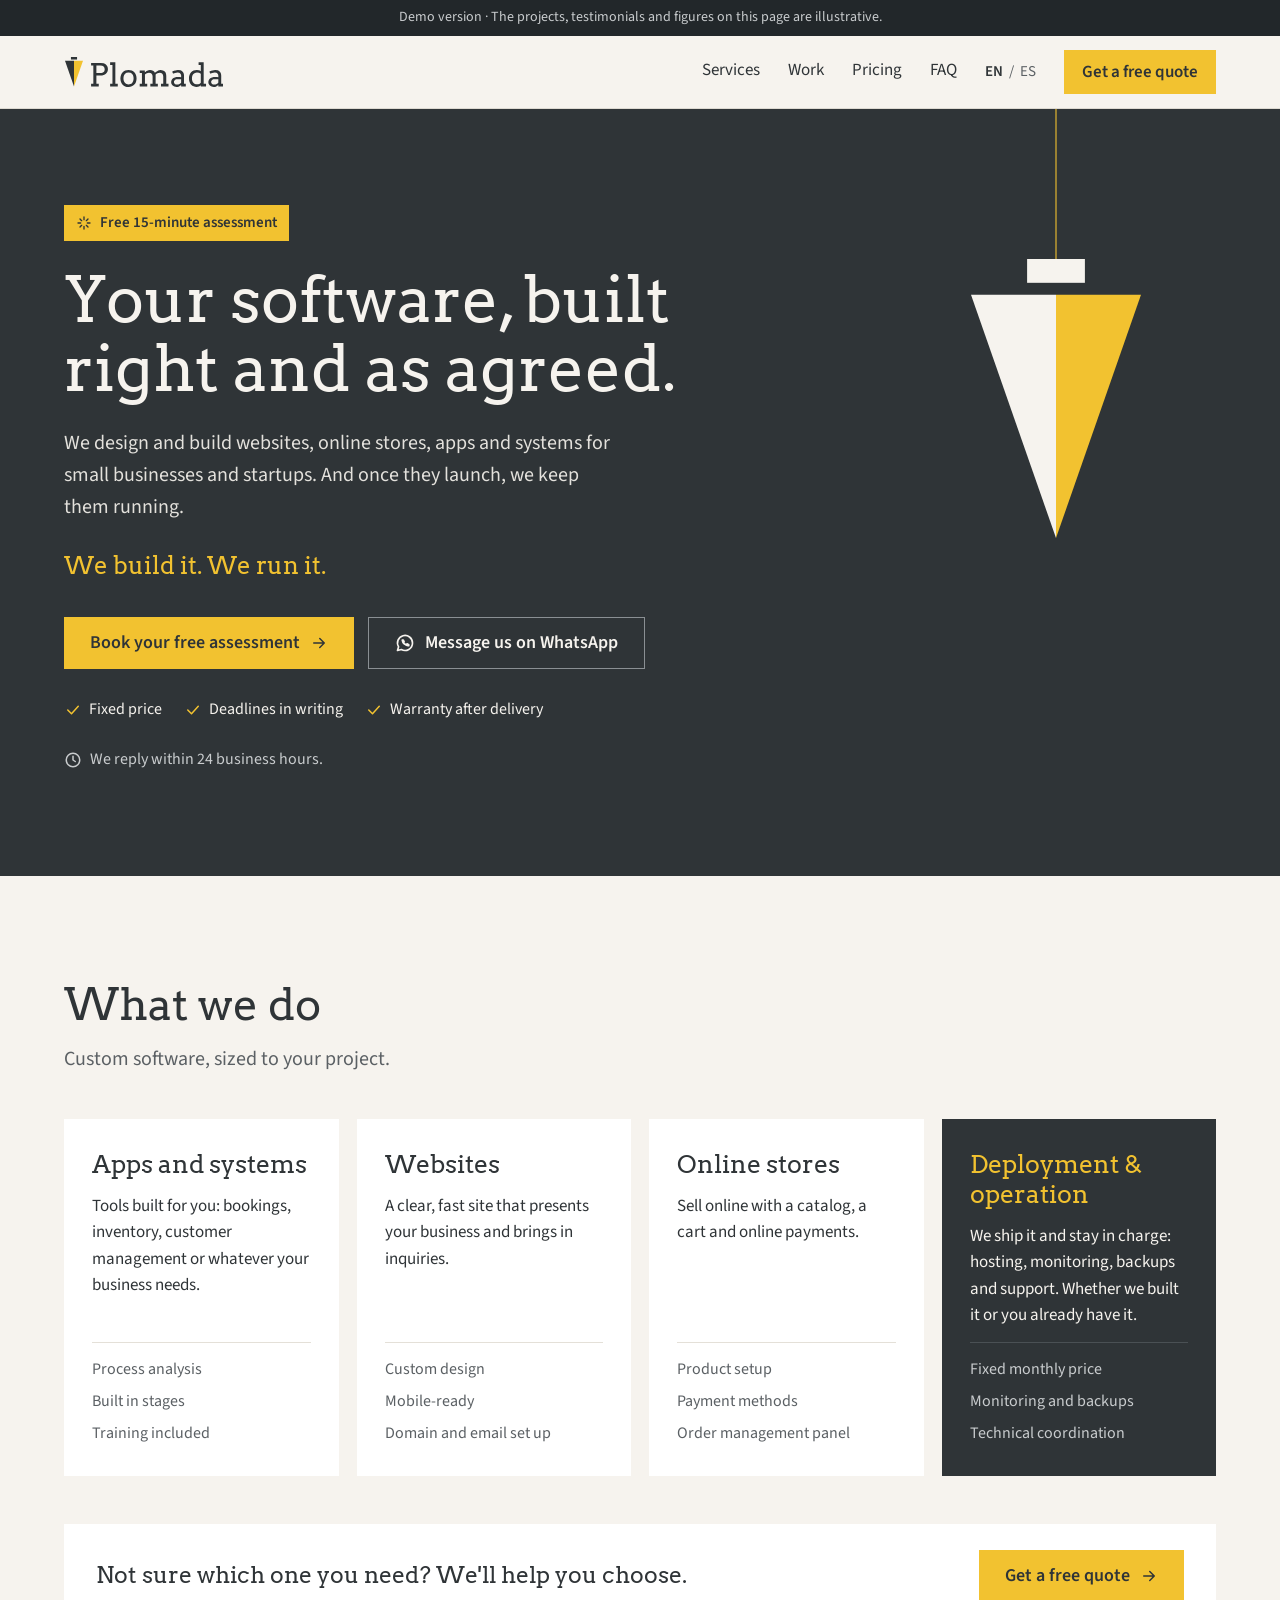
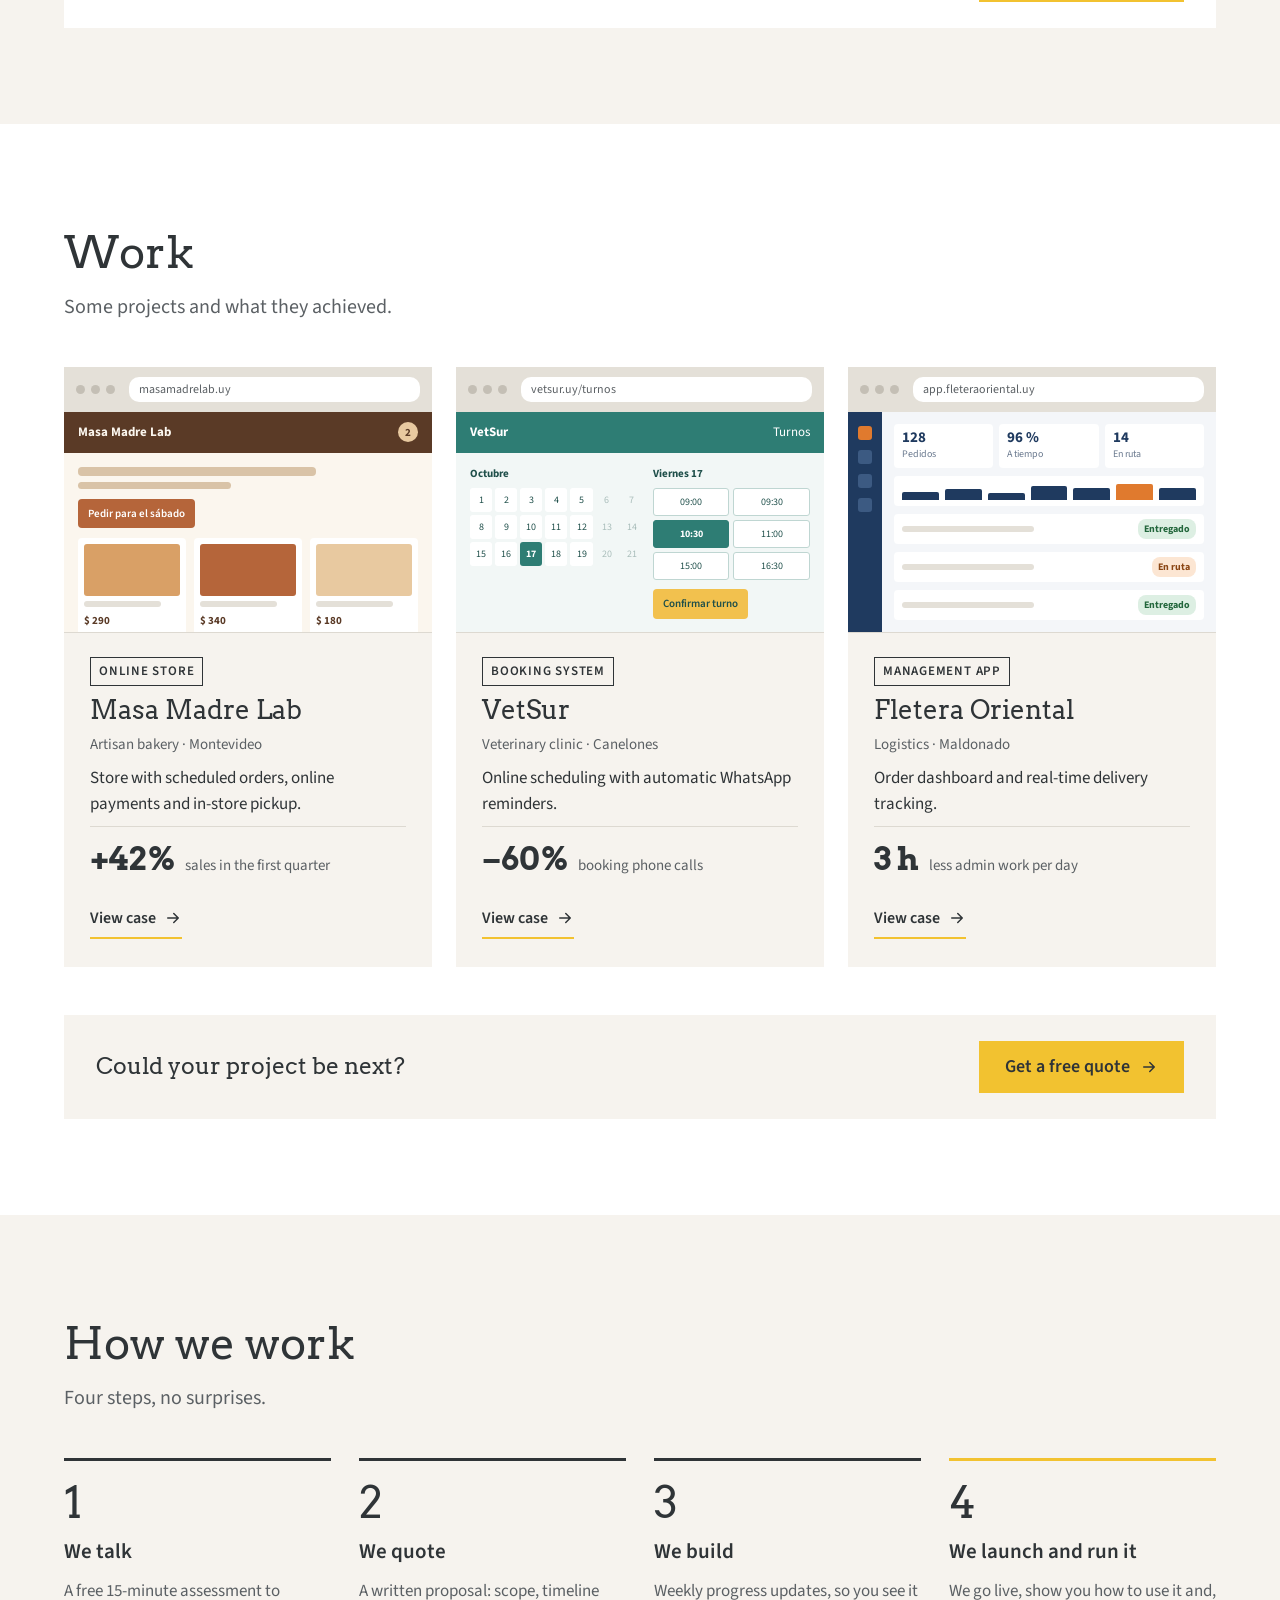
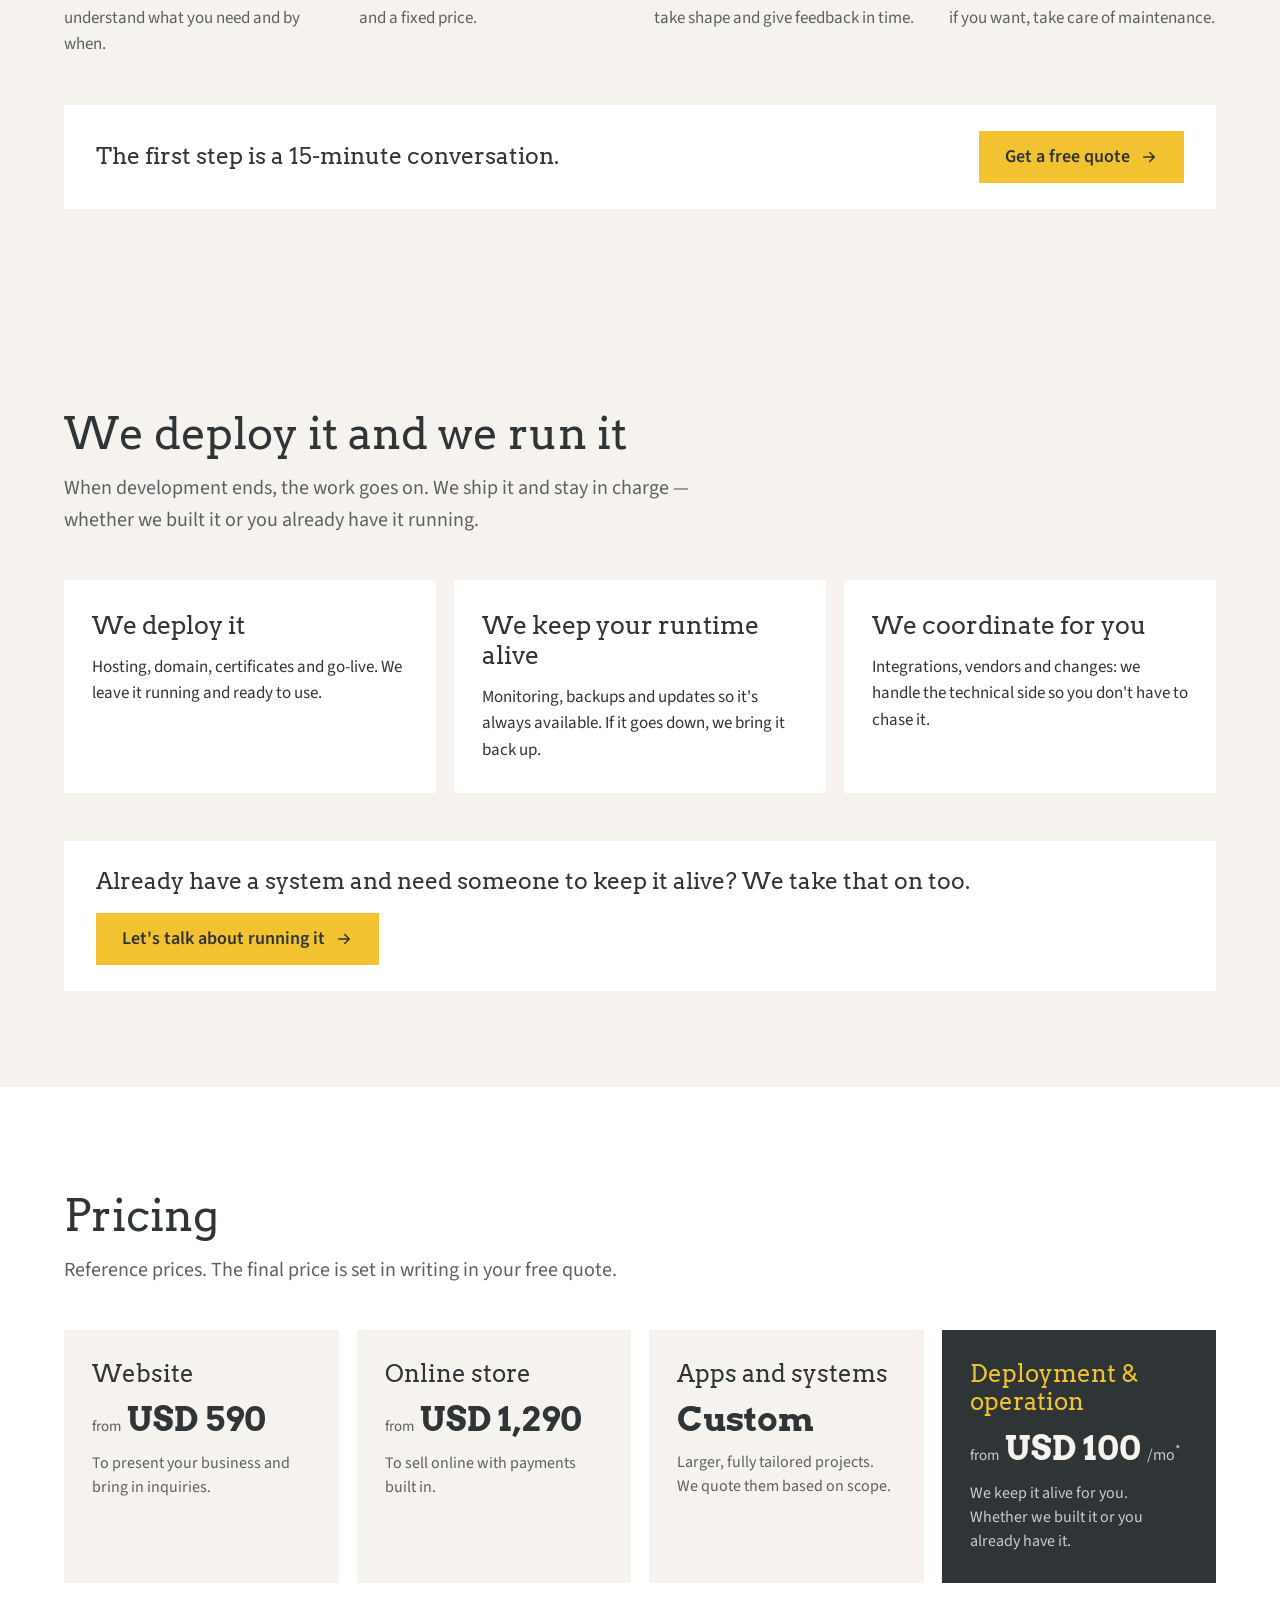
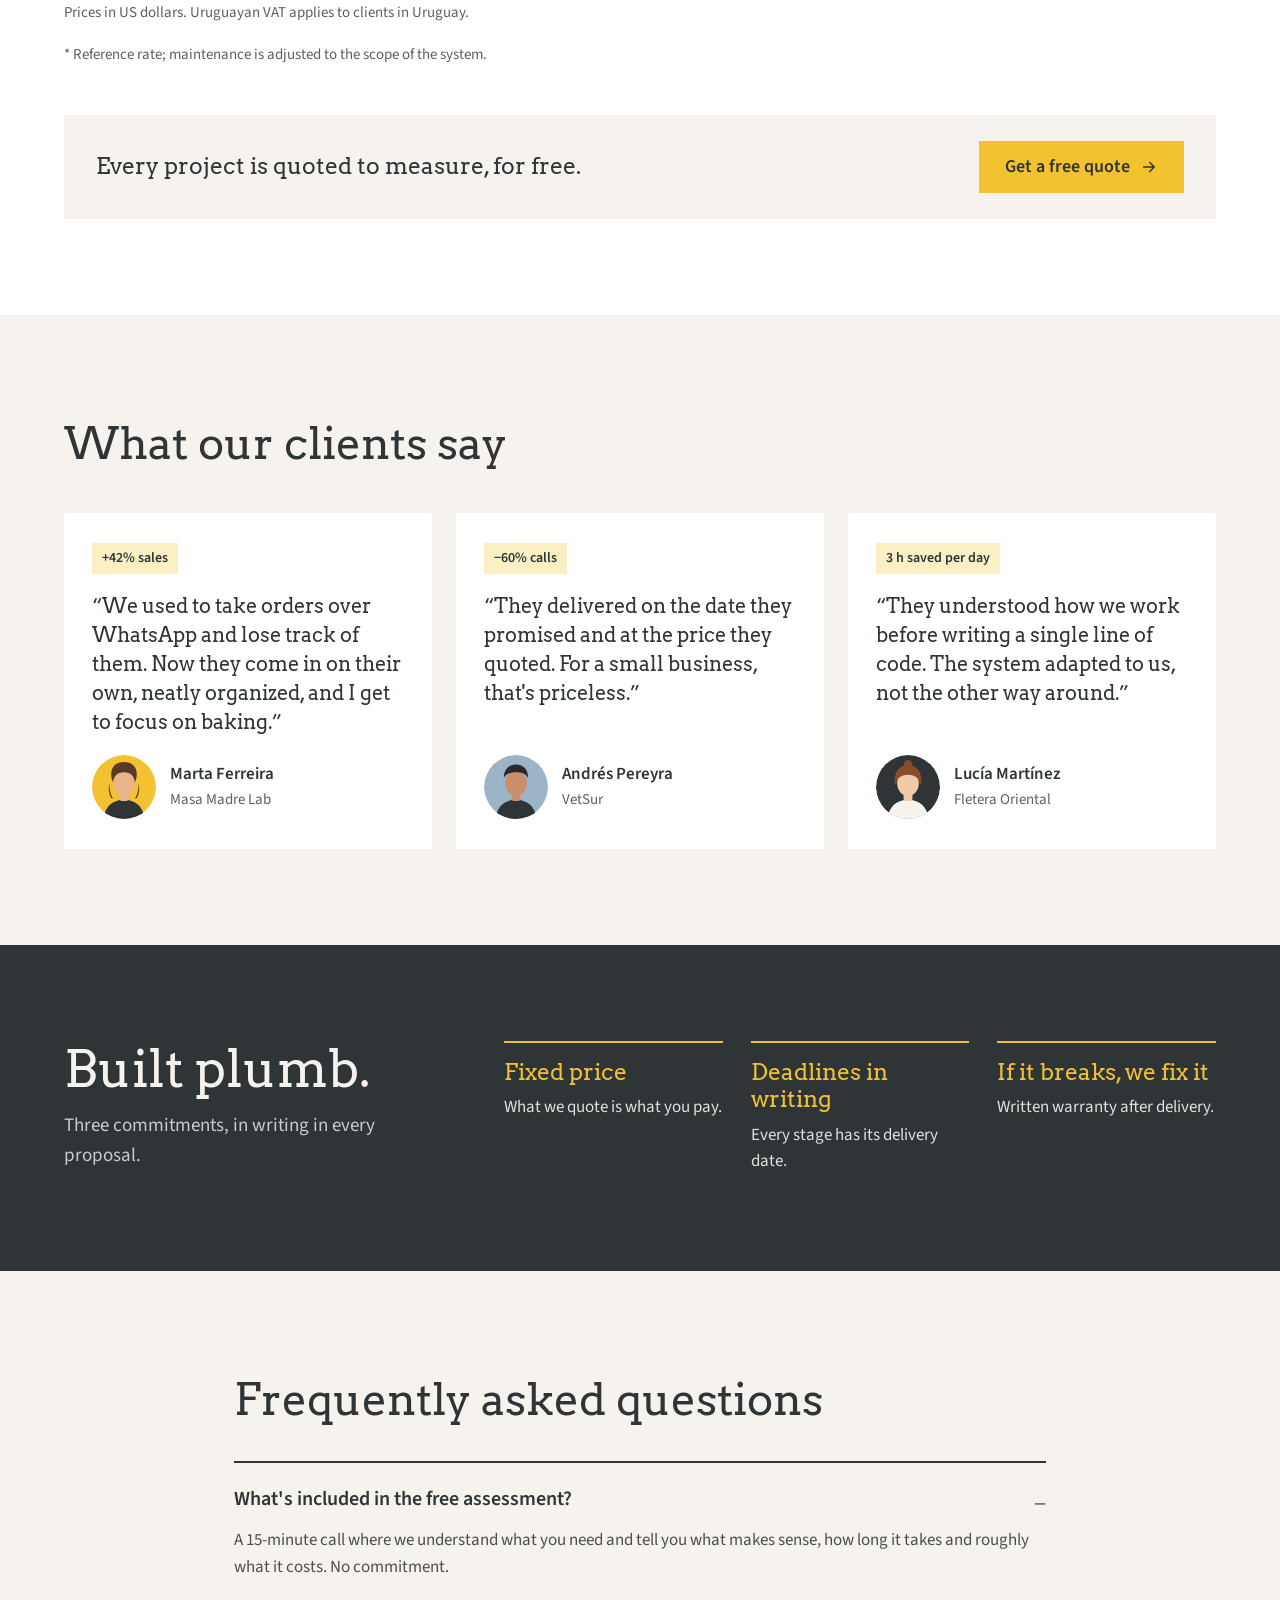
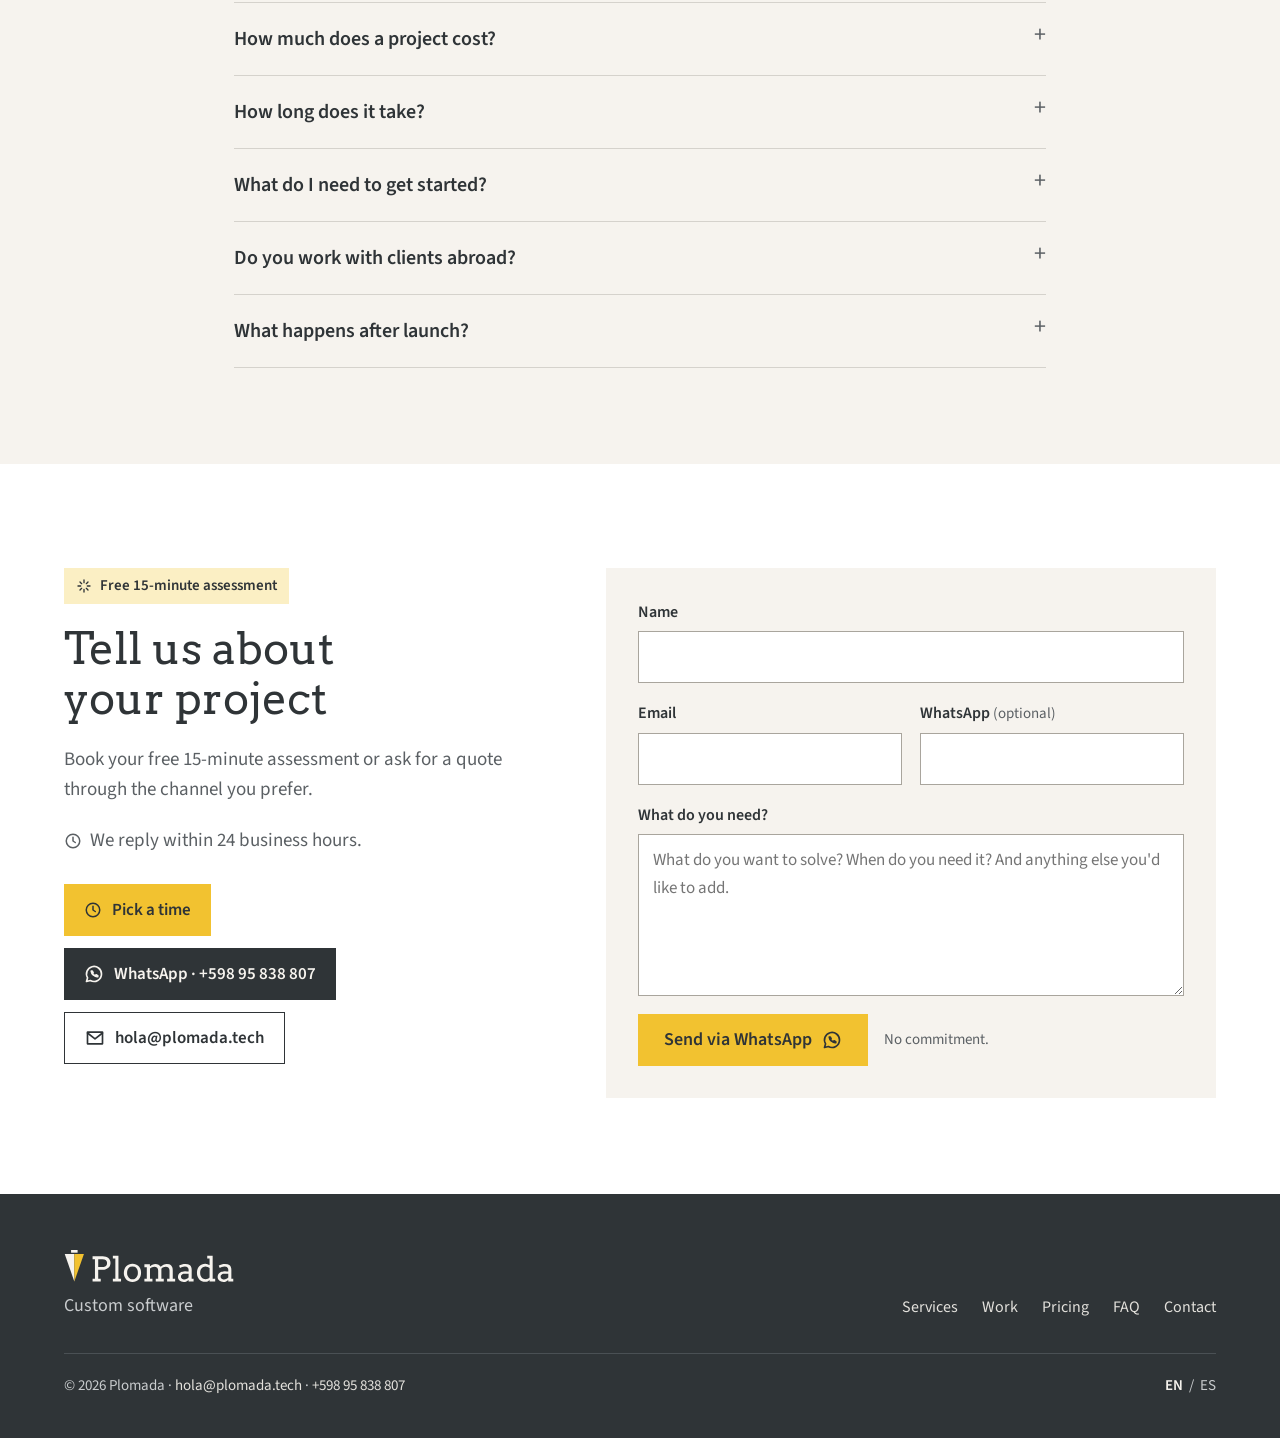
<file: en/index.html>
<!doctype html>
<html lang="en">
<head>
<meta charset="utf-8">
<meta name="viewport" content="width=device-width, initial-scale=1">
<title>Plomada · Custom software</title>
<meta name="description" content="Custom websites, online stores, apps and systems for small businesses and startups. We build it. We run it.">
<meta name="robots" content="noindex, nofollow">
<meta name="theme-color" content="#2F3437">
<meta property="og:type" content="website">
<meta property="og:title" content="Plomada · Custom software">
<meta property="og:description" content="Custom websites, online stores, apps and systems for small businesses and startups. We build it. We run it.">
<meta property="og:locale" content="en_US">
<meta property="og:image" content="https://plomada.tech/assets/img/og-image.png">
<meta name="twitter:card" content="summary_large_image">
<link rel="icon" href="/favicon.ico" sizes="any">
<link rel="icon" href="../assets/img/plomada-simbolo-chico.svg" type="image/svg+xml">
<link rel="apple-touch-icon" href="../assets/img/apple-touch-icon.png">
<link rel="preconnect" href="https://fonts.googleapis.com">
<link rel="preconnect" href="https://fonts.gstatic.com" crossorigin>
<link href="https://fonts.googleapis.com/css2?family=Arvo:wght@400;700&amp;family=Source+Sans+3:wght@400;600&amp;display=swap" rel="stylesheet">
<link rel="stylesheet" href="../assets/css/styles.css">
<script>document.documentElement.classList.add('js')</script>
<script src="../assets/js/main.js" defer></script>
</head>
<body>
<a class="sr-only" href="#contenido">Skip to content</a>
<div class="demo-aviso">Demo version · The projects, testimonials and figures on this page are illustrative.</div>
<header class="encabezado">
<div class="contenedor encabezado__fila">
<a class="logo" href="./" aria-label="Plomada, home"><img src="../assets/img/plomada-horizontal.svg" alt="Plomada" width="160" height="30"></a>
<nav class="nav" aria-label="Main">
<a class="enlace" href="#services">Services</a>
<a class="enlace" href="#work">Work</a>
<a class="enlace" href="#pricing">Pricing</a>
<a class="enlace" href="#faq">FAQ</a>
<span class="idioma"><strong aria-current="true">EN</strong>/<a href="../" lang="es" hreflang="es">ES</a></span>
<a class="boton boton--amarillo" href="#contact">Get a free quote</a>
</nav>
<details class="menu-movil">
<summary><svg width="20" height="20" viewBox="0 0 24 24" fill="none" stroke="currentColor" stroke-width="2" stroke-linecap="round" stroke-linejoin="round" aria-hidden="true"><path d="M4 7h16M4 12h16M4 17h16"/></svg>Menu</summary>
<nav class="menu-movil__panel" aria-label="Main">
<a class="enlace" href="#services">Services</a>
<a class="enlace" href="#work">Work</a>
<a class="enlace" href="#pricing">Pricing</a>
<a class="enlace" href="#faq">FAQ</a>
<a href="#contact">Contact</a>
<a class="boton boton--amarillo" href="#contact">Get a free quote</a>
<span class="idioma"><strong aria-current="true">EN</strong>/<a href="../" lang="es" hreflang="es">ES</a></span>
</nav>
</details>
</div>
</header>

<main id="contenido">
<section class="hero" id="inicio">
<div class="contenedor hero__fila">
<div class="hero__texto">
<span class="insignia"><svg width="16" height="16" viewBox="0 0 24 24" fill="none" stroke="currentColor" stroke-width="2" stroke-linecap="round" stroke-linejoin="round" aria-hidden="true"><path d="M12 3v4M12 17v4M3 12h4M17 12h4M6 6l2.5 2.5M15.5 15.5L18 18M6 18l2.5-2.5M15.5 8.5L18 6"/></svg>Free 15-minute assessment</span>
<h1>Your software, built right and as agreed.</h1>
<p class="hero__bajada">We design and build websites, online stores, apps and systems for small businesses and startups. And once they launch, we keep them running.</p>
<p class="hero__lema">We build it. We run it.</p>
<div class="acciones">
<a class="boton boton--amarillo" href="#contact" data-abrir="agenda">Book your free assessment<svg width="18" height="18" viewBox="0 0 24 24" fill="none" stroke="currentColor" stroke-width="2" stroke-linecap="round" stroke-linejoin="round" aria-hidden="true" class="flecha"><path d="M5 12h14M13 6l6 6-6 6"/></svg></a>
<a class="boton boton--borde-claro" href="https://wa.me/59895838807?text=Hi%20Plomada%2C%20I%27d%20like%20to%20book%20the%20free%20assessment." target="_blank" rel="noopener"><svg width="20" height="20" viewBox="0 0 24 24" fill="none" stroke="currentColor" stroke-width="2" stroke-linecap="round" stroke-linejoin="round" aria-hidden="true"><path d="M21 12a9 9 0 0 1-13.4 7.8L3 21l1.3-4.4A9 9 0 1 1 21 12z"/><path d="M9 9.5c.3 2 2.5 4.2 4.5 4.5l1-1 2 1v1.2c-3 .8-7.6-3.3-7.8-6.7H10l1 2z"/></svg>Message us on WhatsApp</a>
</div>
<ul class="garantias"><li><svg width="18" height="18" viewBox="0 0 24 24" fill="none" stroke="currentColor" stroke-width="2" stroke-linecap="round" stroke-linejoin="round" aria-hidden="true"><path d="M5 12l5 5 9-10"/></svg>Fixed price</li><li><svg width="18" height="18" viewBox="0 0 24 24" fill="none" stroke="currentColor" stroke-width="2" stroke-linecap="round" stroke-linejoin="round" aria-hidden="true"><path d="M5 12l5 5 9-10"/></svg>Deadlines in writing</li><li><svg width="18" height="18" viewBox="0 0 24 24" fill="none" stroke="currentColor" stroke-width="2" stroke-linecap="round" stroke-linejoin="round" aria-hidden="true"><path d="M5 12l5 5 9-10"/></svg>Warranty after delivery</li></ul>
<p class="respuesta"><svg width="18" height="18" viewBox="0 0 24 24" fill="none" stroke="currentColor" stroke-width="2" stroke-linecap="round" stroke-linejoin="round" aria-hidden="true"><circle cx="12" cy="12" r="9"/><path d="M12 7v5l3 2"/></svg>We reply within 24 business hours.</p>
</div>
<div class="hero__visual" aria-hidden="true">
<div class="plomada"><div class="plomada__hilo"></div><img src="../assets/img/plomada-simbolo-negativo.svg" alt="" width="170" height="279"></div>
</div>
</div>
</section>

<section class="seccion" id="services">
<div class="contenedor">
<div class="encabezado-seccion" data-reveal><h2>What we do</h2><p>Custom software, sized to your project.</p></div>
<div class="servicios">
<article class="servicio tarjeta" data-reveal style="--d:0">
<h3>Apps and systems</h3><p>Tools built for you: bookings, inventory, customer management or whatever your business needs.</p>
<ul><li>Process analysis</li><li>Built in stages</li><li>Training included</li></ul>
</article>
<article class="servicio tarjeta" data-reveal style="--d:1">
<h3>Websites</h3><p>A clear, fast site that presents your business and brings in inquiries.</p>
<ul><li>Custom design</li><li>Mobile-ready</li><li>Domain and email set up</li></ul>
</article>
<article class="servicio tarjeta" data-reveal style="--d:2">
<h3>Online stores</h3><p>Sell online with a catalog, a cart and online payments.</p>
<ul><li>Product setup</li><li>Payment methods</li><li>Order management panel</li></ul>
</article>
<article class="servicio tarjeta servicio--destacado" data-reveal style="--d:3">
<h3>Deployment &amp; operation</h3><p>We ship it and stay in charge: hosting, monitoring, backups and support. Whether we built it or you already have it.</p>
<ul><li>Fixed monthly price</li><li>Monitoring and backups</li><li>Technical coordination</li></ul>
</article>
</div>
<div class="cta-franja" data-reveal>
<p>Not sure which one you need? We'll help you choose.</p>
<a class="boton boton--amarillo" href="#contact">Get a free quote<svg width="18" height="18" viewBox="0 0 24 24" fill="none" stroke="currentColor" stroke-width="2" stroke-linecap="round" stroke-linejoin="round" aria-hidden="true" class="flecha"><path d="M5 12h14M13 6l6 6-6 6"/></svg></a>
</div>
</div>
</section>

<section class="seccion seccion--blanca" id="work">
<div class="contenedor">
<div class="encabezado-seccion" data-reveal><h2>Work</h2><p>Some projects and what they achieved.</p></div>
<div class="proyectos">
<article class="proyecto tarjeta" data-reveal style="--d:0">
<div class="navegador" aria-hidden="true">
<div class="navegador__barra"><span></span><span></span><span></span><div class="navegador__url">masamadrelab.uy</div></div>
<div class="navegador__cuerpo"><div class="mk mk--tienda">
<div class="mk-top"><strong>Masa Madre Lab</strong><span class="mk-carrito">2</span></div>
<div class="mk-hero"><i></i><i class="corta"></i><span class="mk-btn">Pedir para el sábado</span></div>
<div class="mk-grid"><div class="mk-prod"><div class="mk-prod__img" style="background:#D9A066"></div><i></i><b>$ 290</b></div><div class="mk-prod"><div class="mk-prod__img" style="background:#B5653A"></div><i></i><b>$ 340</b></div><div class="mk-prod"><div class="mk-prod__img" style="background:#E8C9A0"></div><i></i><b>$ 180</b></div></div>
</div></div>
</div>
<div class="proyecto__texto">
<span class="etiqueta">Online store</span>
<h3>Masa Madre Lab</h3>
<span class="proyecto__lugar">Artisan bakery · Montevideo</span>
<p>Store with scheduled orders, online payments and in-store pickup.</p>
<div class="resultado"><strong>+42%</strong><span>sales in the first quarter</span></div>
<button class="ver-caso" type="button" data-abrir="caso-0">View case<svg width="18" height="18" viewBox="0 0 24 24" fill="none" stroke="currentColor" stroke-width="2" stroke-linecap="round" stroke-linejoin="round" aria-hidden="true" class="flecha"><path d="M5 12h14M13 6l6 6-6 6"/></svg></button>
</div>
</article>
<article class="proyecto tarjeta" data-reveal style="--d:1">
<div class="navegador" aria-hidden="true">
<div class="navegador__barra"><span></span><span></span><span></span><div class="navegador__url">vetsur.uy/turnos</div></div>
<div class="navegador__cuerpo"><div class="mk mk--turnos">
<div class="mk-top"><strong>VetSur</strong><span>Turnos</span></div>
<div class="mk-cols">
<div class="mk-cal"><b>Octubre</b><div class="mk-dias"><span class="">1</span><span class="">2</span><span class="">3</span><span class="">4</span><span class="">5</span><span class="off">6</span><span class="off">7</span><span class="">8</span><span class="">9</span><span class="">10</span><span class="">11</span><span class="">12</span><span class="off">13</span><span class="off">14</span><span class="">15</span><span class="">16</span><span class="sel">17</span><span class="">18</span><span class="">19</span><span class="off">20</span><span class="off">21</span></div></div>
<div class="mk-horas"><b>Viernes 17</b><div class="mk-slots"><span class="">09:00</span><span class="">09:30</span><span class="sel">10:30</span><span class="">11:00</span><span class="">15:00</span><span class="">16:30</span></div><span class="mk-btn">Confirmar turno</span></div>
</div>
</div></div>
</div>
<div class="proyecto__texto">
<span class="etiqueta">Booking system</span>
<h3>VetSur</h3>
<span class="proyecto__lugar">Veterinary clinic · Canelones</span>
<p>Online scheduling with automatic WhatsApp reminders.</p>
<div class="resultado"><strong>−60%</strong><span>booking phone calls</span></div>
<button class="ver-caso" type="button" data-abrir="caso-1">View case<svg width="18" height="18" viewBox="0 0 24 24" fill="none" stroke="currentColor" stroke-width="2" stroke-linecap="round" stroke-linejoin="round" aria-hidden="true" class="flecha"><path d="M5 12h14M13 6l6 6-6 6"/></svg></button>
</div>
</article>
<article class="proyecto tarjeta" data-reveal style="--d:2">
<div class="navegador" aria-hidden="true">
<div class="navegador__barra"><span></span><span></span><span></span><div class="navegador__url">app.fleteraoriental.uy</div></div>
<div class="navegador__cuerpo"><div class="mk mk--panel">
<div class="mk-lateral"><span class="act"></span><span></span><span></span><span></span></div>
<div class="mk-contenido">
<div class="mk-kpis"><div><b>128</b><i>Pedidos</i></div><div><b>96 %</b><i>A tiempo</i></div><div><b>14</b><i>En ruta</i></div></div>
<div class="mk-barras"><span style="height:45%"></span><span style="height:62%"></span><span style="height:38%"></span><span style="height:80%"></span><span style="height:70%"></span><span style="height:92%"></span><span style="height:66%"></span></div>
<div class="mk-fila"><i></i><em class="ok">Entregado</em></div><div class="mk-fila"><i></i><em class="ruta">En ruta</em></div><div class="mk-fila"><i></i><em class="ok">Entregado</em></div>
</div>
</div></div>
</div>
<div class="proyecto__texto">
<span class="etiqueta">Management app</span>
<h3>Fletera Oriental</h3>
<span class="proyecto__lugar">Logistics · Maldonado</span>
<p>Order dashboard and real-time delivery tracking.</p>
<div class="resultado"><strong>3 h</strong><span>less admin work per day</span></div>
<button class="ver-caso" type="button" data-abrir="caso-2">View case<svg width="18" height="18" viewBox="0 0 24 24" fill="none" stroke="currentColor" stroke-width="2" stroke-linecap="round" stroke-linejoin="round" aria-hidden="true" class="flecha"><path d="M5 12h14M13 6l6 6-6 6"/></svg></button>
</div>
</article>
</div>
<div class="cta-franja cta-franja--papel" data-reveal>
<p>Could your project be next?</p>
<a class="boton boton--amarillo" href="#contact">Get a free quote<svg width="18" height="18" viewBox="0 0 24 24" fill="none" stroke="currentColor" stroke-width="2" stroke-linecap="round" stroke-linejoin="round" aria-hidden="true" class="flecha"><path d="M5 12h14M13 6l6 6-6 6"/></svg></a>
</div>
</div>
</section>

<section class="seccion" id="proceso">
<div class="contenedor">
<div class="encabezado-seccion" data-reveal><h2>How we work</h2><p>Four steps, no surprises.</p></div>
<ol class="pasos">
<li class="paso" data-reveal style="--d:0"><span class="paso__numero" aria-hidden="true">1</span><h3>We talk</h3><p>A free 15-minute assessment to understand what you need and by when.</p></li>
<li class="paso" data-reveal style="--d:1"><span class="paso__numero" aria-hidden="true">2</span><h3>We quote</h3><p>A written proposal: scope, timeline and a fixed price.</p></li>
<li class="paso" data-reveal style="--d:2"><span class="paso__numero" aria-hidden="true">3</span><h3>We build</h3><p>Weekly progress updates, so you see it take shape and give feedback in time.</p></li>
<li class="paso" data-reveal style="--d:3"><span class="paso__numero" aria-hidden="true">4</span><h3>We launch and run it</h3><p>We go live, show you how to use it and, if you want, take care of maintenance.</p></li>
</ol>
<div class="cta-franja" data-reveal>
<p>The first step is a 15-minute conversation.</p>
<a class="boton boton--amarillo" href="#contact">Get a free quote<svg width="18" height="18" viewBox="0 0 24 24" fill="none" stroke="currentColor" stroke-width="2" stroke-linecap="round" stroke-linejoin="round" aria-hidden="true" class="flecha"><path d="M5 12h14M13 6l6 6-6 6"/></svg></a>
</div>
</div>
</section>

<section class="seccion" id="operations">
<div class="contenedor">
<div class="encabezado-seccion" data-reveal><h2>We deploy it and we run it</h2><p>When development ends, the work goes on. We ship it and stay in charge — whether we built it or you already have it running.</p></div>
<div class="servicios servicios--tres">
<article class="servicio tarjeta" data-reveal style="--d:0">
<h3>We deploy it</h3><p>Hosting, domain, certificates and go-live. We leave it running and ready to use.</p>
</article>
<article class="servicio tarjeta" data-reveal style="--d:1">
<h3>We keep your runtime alive</h3><p>Monitoring, backups and updates so it's always available. If it goes down, we bring it back up.</p>
</article>
<article class="servicio tarjeta" data-reveal style="--d:2">
<h3>We coordinate for you</h3><p>Integrations, vendors and changes: we handle the technical side so you don't have to chase it.</p>
</article>
</div>
<div class="cta-franja" data-reveal>
<p>Already have a system and need someone to keep it alive? We take that on too.</p>
<a class="boton boton--amarillo" href="#contact">Let's talk about running it<svg width="18" height="18" viewBox="0 0 24 24" fill="none" stroke="currentColor" stroke-width="2" stroke-linecap="round" stroke-linejoin="round" aria-hidden="true" class="flecha"><path d="M5 12h14M13 6l6 6-6 6"/></svg></a>
</div>
</div>
</section>

<section class="seccion seccion--blanca" id="pricing">
<div class="contenedor">
<div class="encabezado-seccion" data-reveal><h2>Pricing</h2><p>Reference prices. The final price is set in writing in your free quote.</p></div>
<div class="precios">
<article class="precio tarjeta" data-reveal style="--d:0">
<h3>Website</h3>
<p class="precio__monto"><span>from</span> <b>USD 590</b><small></small></p>
<p class="precio__desc">To present your business and bring in inquiries.</p>
</article>
<article class="precio tarjeta" data-reveal style="--d:1">
<h3>Online store</h3>
<p class="precio__monto"><span>from</span> <b>USD 1,290</b><small></small></p>
<p class="precio__desc">To sell online with payments built in.</p>
</article>
<article class="precio tarjeta" data-reveal style="--d:2">
<h3>Apps and systems</h3>
<p class="precio__monto"><b>Custom</b></p>
<p class="precio__desc">Larger, fully tailored projects. We quote them based on scope.</p>
</article>
<article class="precio tarjeta precio--destacado" data-reveal style="--d:3">
<h3>Deployment &amp; operation</h3>
<p class="precio__monto"><span>from</span> <b>USD 100</b><small>/mo<sup>*</sup></small></p>
<p class="precio__desc">We keep it alive for you. Whether we built it or you already have it.</p>
</article>
</div>
<p class="precios__nota" data-reveal>Prices in US dollars. Uruguayan VAT applies to clients in Uruguay.</p>
<!-- REVISAR: precio de "Despliegue y operación" (USD 100/mes) y el texto de esta nota con asterisco están provisionales. -->
<p class="precios__nota" data-reveal>* Reference rate; maintenance is adjusted to the scope of the system.</p>
<!-- Budget calculator removed for launch. Full backup in assets/_estimador-en.html.bak -->
<div class="cta-franja cta-franja--papel" data-reveal>
<p>Every project is quoted to measure, for free.</p>
<a class="boton boton--amarillo" href="#contact">Get a free quote<svg width="18" height="18" viewBox="0 0 24 24" fill="none" stroke="currentColor" stroke-width="2" stroke-linecap="round" stroke-linejoin="round" aria-hidden="true" class="flecha"><path d="M5 12h14M13 6l6 6-6 6"/></svg></a>
</div>
</div>
</section>

<section class="seccion" id="testimonios">
<div class="contenedor">
<div class="encabezado-seccion" data-reveal><h2>What our clients say</h2></div>
<div class="testimonios">
<figure class="testimonio tarjeta" data-reveal style="--d:0">
<span class="testimonio__resultado">+42% sales</span>
<blockquote>“We used to take orders over WhatsApp and lose track of them. Now they come in on their own, neatly organized, and I get to focus on baking.”</blockquote>
<figcaption><svg class="avatar" width="64" height="64" viewBox="0 0 100 100" role="img" aria-label="Marta Ferreira">
<circle cx="50" cy="50" r="50" fill="#F2C230"/>
<path d="M18 100c2-20 15-30 32-30s30 10 32 30z" fill="#2F3437"/>
<rect x="43" y="58" width="14" height="14" rx="5" fill="#E8B48A"/>
<ellipse cx="50" cy="44" rx="17" ry="20" fill="#E8B48A"/>
<g fill="#5A3A26"><path d="M30 30c0-12 8-19 20-19s20 7 20 19c0 6-2 10-3 13-1-10-6-16-17-16s-16 6-17 16c-1-3-3-7-3-13z"/><path d="M27 44c0 12 3 20 6 24l-3-1c-3-5-5-13-3-23z"/><path d="M73 44c0 12-3 20-6 24l3-1c3-5 5-13 3-23z"/></g>
</svg><span><strong>Marta Ferreira</strong>Masa Madre Lab</span></figcaption>
</figure>
<figure class="testimonio tarjeta" data-reveal style="--d:1">
<span class="testimonio__resultado">−60% calls</span>
<blockquote>“They delivered on the date they promised and at the price they quoted. For a small business, that's priceless.”</blockquote>
<figcaption><svg class="avatar" width="64" height="64" viewBox="0 0 100 100" role="img" aria-label="Andrés Pereyra">
<circle cx="50" cy="50" r="50" fill="#9CB4C8"/>
<path d="M18 100c2-20 15-30 32-30s30 10 32 30z" fill="#2F3437"/>
<rect x="43" y="58" width="14" height="14" rx="5" fill="#C98E6B"/>
<ellipse cx="50" cy="44" rx="17" ry="20" fill="#C98E6B"/>
<g fill="#2B2B2B"><path d="M31 36c0-14 8-21 19-21s19 7 19 21c-3-6-9-9-19-9s-16 3-19 9z"/></g>
</svg><span><strong>Andrés Pereyra</strong>VetSur</span></figcaption>
</figure>
<figure class="testimonio tarjeta" data-reveal style="--d:2">
<span class="testimonio__resultado">3 h saved per day</span>
<blockquote>“They understood how we work before writing a single line of code. The system adapted to us, not the other way around.”</blockquote>
<figcaption><svg class="avatar" width="64" height="64" viewBox="0 0 100 100" role="img" aria-label="Lucía Martínez">
<circle cx="50" cy="50" r="50" fill="#2F3437"/>
<path d="M18 100c2-20 15-30 32-30s30 10 32 30z" fill="#F6F3EE"/>
<rect x="43" y="58" width="14" height="14" rx="5" fill="#F0C9A8"/>
<ellipse cx="50" cy="44" rx="17" ry="20" fill="#F0C9A8"/>
<g fill="#8A4B2A"><path d="M29 40c0-15 9-24 21-24s21 9 21 24c0 3-1 6-2 8-1-9-5-17-19-17s-18 8-19 17c-1-2-2-5-2-8z"/><circle cx="50" cy="15" r="7"/></g>
</svg><span><strong>Lucía Martínez</strong>Fletera Oriental</span></figcaption>
</figure>
</div>
</div>
</section>

<section class="seccion--plomo">
<div class="contenedor compromisos">
<div class="compromisos__titulo" data-reveal><h2>Built plumb.</h2><p>Three commitments, in writing in every proposal.</p></div>
<div class="compromisos__lista">
<div class="compromiso" data-reveal style="--d:0"><h3>Fixed price</h3><p>What we quote is what you pay.</p></div>
<div class="compromiso" data-reveal style="--d:1"><h3>Deadlines in writing</h3><p>Every stage has its delivery date.</p></div>
<div class="compromiso" data-reveal style="--d:2"><h3>If it breaks, we fix it</h3><p>Written warranty after delivery.</p></div>
</div>
</div>
</section>

<section class="seccion" id="faq">
<div class="contenedor preguntas">
<h2 data-reveal>Frequently asked questions</h2>
<div class="acordeon" data-reveal>
<details open><summary>What's included in the free assessment?</summary><p>A 15-minute call where we understand what you need and tell you what makes sense, how long it takes and roughly what it costs. No commitment.</p></details>
<details><summary>How much does a project cost?</summary><p>The Pricing section has reference prices. The final price depends on the scope, and we send it to you in writing, free and fixed.</p></details>
<details><summary>How long does it take?</summary><p>It depends on the scope: a website takes less than a store or a system. The exact timeline is written into the proposal.</p></details>
<details><summary>What do I need to get started?</summary><p>A clear idea of the problem you want to solve. A logo, copy or photos help; if you don't have them, we help you prepare them.</p></details>
<details><summary>Do you work with clients abroad?</summary><p>Yes. We work remotely, in English or Spanish.</p></details>
<details><summary>What happens after launch?</summary><p>You can manage the system yourself, or hire monthly maintenance and we take care of it.</p></details>
</div>
</div>
</section>

<section class="seccion seccion--blanca" id="contact">
<div class="contenedor contacto">
<div class="contacto__info" data-reveal>
<span class="insignia insignia--clara"><svg width="16" height="16" viewBox="0 0 24 24" fill="none" stroke="currentColor" stroke-width="2" stroke-linecap="round" stroke-linejoin="round" aria-hidden="true"><path d="M12 3v4M12 17v4M3 12h4M17 12h4M6 6l2.5 2.5M15.5 15.5L18 18M6 18l2.5-2.5M15.5 8.5L18 6"/></svg>Free 15-minute assessment</span>
<h2>Tell us about your project</h2>
<p>Book your free 15-minute assessment or ask for a quote through the channel you prefer.</p>
<p class="respuesta respuesta--clara"><svg width="18" height="18" viewBox="0 0 24 24" fill="none" stroke="currentColor" stroke-width="2" stroke-linecap="round" stroke-linejoin="round" aria-hidden="true"><circle cx="12" cy="12" r="9"/><path d="M12 7v5l3 2"/></svg>We reply within 24 business hours.</p>
<div class="contacto__canales">
<a class="boton boton--amarillo" href="#contact" data-abrir="agenda"><svg width="18" height="18" viewBox="0 0 24 24" fill="none" stroke="currentColor" stroke-width="2" stroke-linecap="round" stroke-linejoin="round" aria-hidden="true"><circle cx="12" cy="12" r="9"/><path d="M12 7v5l3 2"/></svg>Pick a time</a>
<a class="boton boton--plomo" href="https://wa.me/59895838807?text=Hi%20Plomada%2C%20I%27d%20like%20to%20book%20the%20free%20assessment." target="_blank" rel="noopener"><svg width="20" height="20" viewBox="0 0 24 24" fill="none" stroke="currentColor" stroke-width="2" stroke-linecap="round" stroke-linejoin="round" aria-hidden="true"><path d="M21 12a9 9 0 0 1-13.4 7.8L3 21l1.3-4.4A9 9 0 1 1 21 12z"/><path d="M9 9.5c.3 2 2.5 4.2 4.5 4.5l1-1 2 1v1.2c-3 .8-7.6-3.3-7.8-6.7H10l1 2z"/></svg>WhatsApp · +598 95 838 807</a>
<a class="boton boton--borde" href="mailto:hola@plomada.tech"><svg width="20" height="20" viewBox="0 0 24 24" fill="none" stroke="currentColor" stroke-width="2" stroke-linecap="round" stroke-linejoin="round" aria-hidden="true"><rect x="3" y="5" width="18" height="14"/><path d="M3 6l9 7 9-7"/></svg>hola@plomada.tech</a>
</div>
</div>
<form class="formulario" name="contact" data-wa="59895838807" data-reveal>
<label class="campo campo--ancho">Name<input type="text" name="nombre" autocomplete="name" required></label>
<label class="campo">Email<input type="email" name="email" autocomplete="email" required></label>
<label class="campo"><span>WhatsApp <small>(optional)</small></span><input type="tel" name="whatsapp" autocomplete="tel" inputmode="tel"></label>
<label class="campo campo--ancho">What do you need?<textarea name="mensaje" rows="5" placeholder="What do you want to solve? When do you need it? And anything else you'd like to add." required></textarea></label>
<div class="formulario__pie">
<button class="boton boton--amarillo" type="submit">Send via WhatsApp<svg width="20" height="20" viewBox="0 0 24 24" fill="none" stroke="currentColor" stroke-width="2" stroke-linecap="round" stroke-linejoin="round" aria-hidden="true"><path d="M21 12a9 9 0 0 1-13.4 7.8L3 21l1.3-4.4A9 9 0 1 1 21 12z"/><path d="M9 9.5c.3 2 2.5 4.2 4.5 4.5l1-1 2 1v1.2c-3 .8-7.6-3.3-7.8-6.7H10l1 2z"/></svg></button>
<span>No commitment.</span>
</div>
</form>
</div>
</section>
<dialog class="caso" id="caso-0" aria-labelledby="caso-0-titulo">
<div class="caso__cabecera">
<div><span class="etiqueta">Online store</span><h3 id="caso-0-titulo">Masa Madre Lab</h3><span class="proyecto__lugar">Artisan bakery · Montevideo</span></div>
<button class="cerrar" type="button" data-cerrar aria-label="Close"><svg width="22" height="22" viewBox="0 0 24 24" fill="none" stroke="currentColor" stroke-width="2" stroke-linecap="round" stroke-linejoin="round" aria-hidden="true"><path d="M6 6l12 12M18 6L6 18"/></svg></button>
</div>
<div class="caso__maqueta"><div class="navegador" aria-hidden="true">
<div class="navegador__barra"><span></span><span></span><span></span><div class="navegador__url">masamadrelab.uy</div></div>
<div class="navegador__cuerpo"><div class="mk mk--tienda">
<div class="mk-top"><strong>Masa Madre Lab</strong><span class="mk-carrito">2</span></div>
<div class="mk-hero"><i></i><i class="corta"></i><span class="mk-btn">Pedir para el sábado</span></div>
<div class="mk-grid"><div class="mk-prod"><div class="mk-prod__img" style="background:#D9A066"></div><i></i><b>$ 290</b></div><div class="mk-prod"><div class="mk-prod__img" style="background:#B5653A"></div><i></i><b>$ 340</b></div><div class="mk-prod"><div class="mk-prod__img" style="background:#E8C9A0"></div><i></i><b>$ 180</b></div></div>
</div></div>
</div></div>
<div class="caso__cuerpo">
<div class="caso__bloque"><h4>The challenge</h4><p>Orders came in over WhatsApp and Instagram, were written down by hand, and on Saturdays some got lost.</p></div>
<div class="caso__bloque"><h4>The solution</h4><p>Online store with a catalog by baking day, scheduled orders with a daily cap, card or transfer payments and an automatic notice when the order is ready.</p></div>
<div class="caso__bloque caso__bloque--ancho"><h4>Results</h4><div class="caso__resultados"><div><strong>+42%</strong><span>sales in the first quarter</span></div><div><strong>0</strong><span>lost orders since launch</span></div><div><strong>70%</strong><span>of orders paid in advance</span></div></div></div>
<div class="caso__datos"><span><b>Duration:</b> 5 weeks</span><span><b>Services:</b> Online store · Monthly maintenance</span></div>
</div>
<div class="caso__pie"><a class="boton boton--amarillo" href="#contact" data-cerrar-ir>I want something like this<svg width="18" height="18" viewBox="0 0 24 24" fill="none" stroke="currentColor" stroke-width="2" stroke-linecap="round" stroke-linejoin="round" aria-hidden="true" class="flecha"><path d="M5 12h14M13 6l6 6-6 6"/></svg></a></div>
</dialog>
<dialog class="caso" id="caso-1" aria-labelledby="caso-1-titulo">
<div class="caso__cabecera">
<div><span class="etiqueta">Booking system</span><h3 id="caso-1-titulo">VetSur</h3><span class="proyecto__lugar">Veterinary clinic · Canelones</span></div>
<button class="cerrar" type="button" data-cerrar aria-label="Close"><svg width="22" height="22" viewBox="0 0 24 24" fill="none" stroke="currentColor" stroke-width="2" stroke-linecap="round" stroke-linejoin="round" aria-hidden="true"><path d="M6 6l12 12M18 6L6 18"/></svg></button>
</div>
<div class="caso__maqueta"><div class="navegador" aria-hidden="true">
<div class="navegador__barra"><span></span><span></span><span></span><div class="navegador__url">vetsur.uy/turnos</div></div>
<div class="navegador__cuerpo"><div class="mk mk--turnos">
<div class="mk-top"><strong>VetSur</strong><span>Turnos</span></div>
<div class="mk-cols">
<div class="mk-cal"><b>Octubre</b><div class="mk-dias"><span class="">1</span><span class="">2</span><span class="">3</span><span class="">4</span><span class="">5</span><span class="off">6</span><span class="off">7</span><span class="">8</span><span class="">9</span><span class="">10</span><span class="">11</span><span class="">12</span><span class="off">13</span><span class="off">14</span><span class="">15</span><span class="">16</span><span class="sel">17</span><span class="">18</span><span class="">19</span><span class="off">20</span><span class="off">21</span></div></div>
<div class="mk-horas"><b>Viernes 17</b><div class="mk-slots"><span class="">09:00</span><span class="">09:30</span><span class="sel">10:30</span><span class="">11:00</span><span class="">15:00</span><span class="">16:30</span></div><span class="mk-btn">Confirmar turno</span></div>
</div>
</div></div>
</div></div>
<div class="caso__cuerpo">
<div class="caso__bloque"><h4>The challenge</h4><p>The front desk spent mornings on the phone booking appointments, and one in five patients didn't show up.</p></div>
<div class="caso__bloque"><h4>The solution</h4><p>Online scheduling by vet and visit type, automatic WhatsApp reminders 24 h before and a simple panel for the front desk.</p></div>
<div class="caso__bloque caso__bloque--ancho"><h4>Results</h4><div class="caso__resultados"><div><strong>−60%</strong><span>booking phone calls</span></div><div><strong>−45%</strong><span>no-shows</span></div><div><strong>24/7</strong><span>bookings, even after hours</span></div></div></div>
<div class="caso__datos"><span><b>Duration:</b> 7 weeks</span><span><b>Services:</b> Booking system · Monthly maintenance</span></div>
</div>
<div class="caso__pie"><a class="boton boton--amarillo" href="#contact" data-cerrar-ir>I want something like this<svg width="18" height="18" viewBox="0 0 24 24" fill="none" stroke="currentColor" stroke-width="2" stroke-linecap="round" stroke-linejoin="round" aria-hidden="true" class="flecha"><path d="M5 12h14M13 6l6 6-6 6"/></svg></a></div>
</dialog>
<dialog class="caso" id="caso-2" aria-labelledby="caso-2-titulo">
<div class="caso__cabecera">
<div><span class="etiqueta">Management app</span><h3 id="caso-2-titulo">Fletera Oriental</h3><span class="proyecto__lugar">Logistics · Maldonado</span></div>
<button class="cerrar" type="button" data-cerrar aria-label="Close"><svg width="22" height="22" viewBox="0 0 24 24" fill="none" stroke="currentColor" stroke-width="2" stroke-linecap="round" stroke-linejoin="round" aria-hidden="true"><path d="M6 6l12 12M18 6L6 18"/></svg></button>
</div>
<div class="caso__maqueta"><div class="navegador" aria-hidden="true">
<div class="navegador__barra"><span></span><span></span><span></span><div class="navegador__url">app.fleteraoriental.uy</div></div>
<div class="navegador__cuerpo"><div class="mk mk--panel">
<div class="mk-lateral"><span class="act"></span><span></span><span></span><span></span></div>
<div class="mk-contenido">
<div class="mk-kpis"><div><b>128</b><i>Pedidos</i></div><div><b>96 %</b><i>A tiempo</i></div><div><b>14</b><i>En ruta</i></div></div>
<div class="mk-barras"><span style="height:45%"></span><span style="height:62%"></span><span style="height:38%"></span><span style="height:80%"></span><span style="height:70%"></span><span style="height:92%"></span><span style="height:66%"></span></div>
<div class="mk-fila"><i></i><em class="ok">Entregado</em></div><div class="mk-fila"><i></i><em class="ruta">En ruta</em></div><div class="mk-fila"><i></i><em class="ok">Entregado</em></div>
</div>
</div></div>
</div></div>
<div class="caso__cuerpo">
<div class="caso__bloque"><h4>The challenge</h4><p>Orders were coordinated with spreadsheets and phone calls, and nobody knew in real time where each delivery was.</p></div>
<div class="caso__bloque"><h4>The solution</h4><p>Web dashboard to enter orders, assign drivers and track deliveries from a phone, with confirmation and a photo on delivery.</p></div>
<div class="caso__bloque caso__bloque--ancho"><h4>Results</h4><div class="caso__resultados"><div><strong>3 h</strong><span>less admin work per day</span></div><div><strong>96%</strong><span>on-time deliveries</span></div><div><strong>1</strong><span>single place for the whole operation</span></div></div></div>
<div class="caso__datos"><span><b>Duration:</b> 12 weeks</span><span><b>Services:</b> Management app · Operations and support</span></div>
</div>
<div class="caso__pie"><a class="boton boton--amarillo" href="#contact" data-cerrar-ir>I want something like this<svg width="18" height="18" viewBox="0 0 24 24" fill="none" stroke="currentColor" stroke-width="2" stroke-linecap="round" stroke-linejoin="round" aria-hidden="true" class="flecha"><path d="M5 12h14M13 6l6 6-6 6"/></svg></a></div>
</dialog>
<dialog class="agenda" id="agenda" aria-labelledby="agenda-titulo" data-locale="en-US" data-ocupado="Booked"
 data-err-slot="Pick a day and a time." data-err-datos="Enter your name and an email or WhatsApp." data-ok-titulo="All set, {nombre}!" data-ok-texto="See you on {fecha} at {hora} (Uruguay time). We'll send you a confirmation with the call link.">
<div class="caso__cabecera">
<div><span class="insignia"><svg width="16" height="16" viewBox="0 0 24 24" fill="none" stroke="currentColor" stroke-width="2" stroke-linecap="round" stroke-linejoin="round" aria-hidden="true"><path d="M12 3v4M12 17v4M3 12h4M17 12h4M6 6l2.5 2.5M15.5 15.5L18 18M6 18l2.5-2.5M15.5 8.5L18 6"/></svg>Free 15-minute assessment</span><h3 id="agenda-titulo">Book your free assessment</h3><p class="agenda__lead">15 minutes by video call or WhatsApp. Pick a day and time (Uruguay time).</p></div>
<button class="cerrar" type="button" data-cerrar aria-label="Close"><svg width="22" height="22" viewBox="0 0 24 24" fill="none" stroke="currentColor" stroke-width="2" stroke-linecap="round" stroke-linejoin="round" aria-hidden="true"><path d="M6 6l12 12M18 6L6 18"/></svg></button>
</div>
<form class="agenda__form" novalidate data-paso="elegir">
<fieldset><legend>Day</legend><div class="agenda__dias" data-dias></div></fieldset>
<fieldset><legend>Time</legend><div class="agenda__horas" data-horas data-slots="10:00,11:30,14:00,15:30,17:00,18:30"></div></fieldset>
<div class="agenda__datos">
<label class="campo">Name<input type="text" name="ag-nombre" autocomplete="name"></label>
<label class="campo">Email or WhatsApp<input type="text" name="ag-contacto" autocomplete="email"></label>
</div>
<p class="agenda__error" data-error role="alert" hidden></p>
<button class="boton boton--amarillo" type="submit">Confirm assessment<svg width="18" height="18" viewBox="0 0 24 24" fill="none" stroke="currentColor" stroke-width="2" stroke-linecap="round" stroke-linejoin="round" aria-hidden="true" class="flecha"><path d="M5 12h14M13 6l6 6-6 6"/></svg></button>
</form>
<div class="agenda__ok" data-ok hidden>
<span class="agenda__check"><svg width="18" height="18" viewBox="0 0 24 24" fill="none" stroke="currentColor" stroke-width="2" stroke-linecap="round" stroke-linejoin="round" aria-hidden="true"><path d="M5 12l5 5 9-10"/></svg></span>
<h3 data-ok-titulo-out></h3>
<p data-ok-texto-out></p>
<p class="agenda__demo">Demo: in the final version, the booking goes straight to the team's calendar.</p>
<button class="boton boton--plomo" type="button" data-cerrar>Close</button>
</div>
</dialog>
</main>
<footer class="pie">
<div class="contenedor">
<div class="pie__fila">
<div class="pie__marca">
<img src="../assets/img/plomada-horizontal-negativo.svg" alt="Plomada" width="170" height="32">
<span>Custom software</span>
</div>
<nav aria-label="Footer">
<a href="#services">Services</a>
<a href="#work">Work</a>
<a href="#pricing">Pricing</a>
<a href="#faq">FAQ</a>
<a href="#contact">Contact</a>
</nav>
</div>
<div class="pie__legal">
<span>© 2026 Plomada · <a href="mailto:hola@plomada.tech">hola@plomada.tech</a> · <a href="https://wa.me/59895838807?text=Hi%20Plomada%2C%20I%27d%20like%20to%20book%20the%20free%20assessment." target="_blank" rel="noopener">+598 95 838 807</a></span>
<span class="idioma"><strong aria-current="true">EN</strong>/<a href="../" lang="es" hreflang="es">ES</a></span>
</div>
</div>
</footer>
<a class="whatsapp-flotante" href="https://wa.me/59895838807?text=Hi%20Plomada%2C%20I%27d%20like%20to%20book%20the%20free%20assessment." target="_blank" rel="noopener" aria-label="Message us on WhatsApp"><svg width="20" height="20" viewBox="0 0 24 24" fill="none" stroke="currentColor" stroke-width="2" stroke-linecap="round" stroke-linejoin="round" aria-hidden="true"><path d="M21 12a9 9 0 0 1-13.4 7.8L3 21l1.3-4.4A9 9 0 1 1 21 12z"/><path d="M9 9.5c.3 2 2.5 4.2 4.5 4.5l1-1 2 1v1.2c-3 .8-7.6-3.3-7.8-6.7H10l1 2z"/></svg></a>

</body>
</html>
</file>
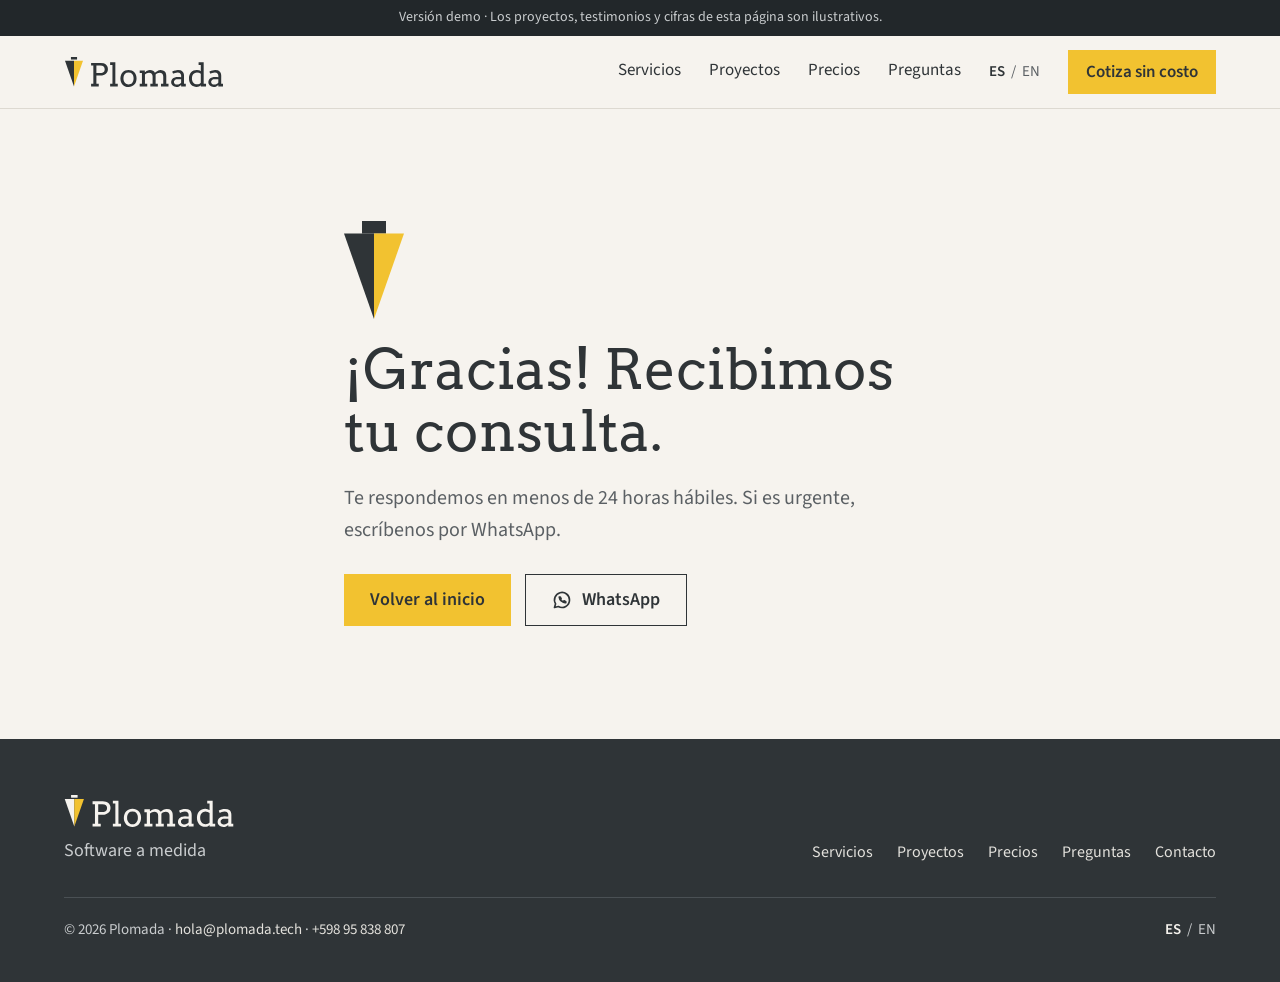
<file: gracias.html>
<!doctype html>
<html lang="es">
<head>
<meta charset="utf-8">
<meta name="viewport" content="width=device-width, initial-scale=1">
<title>¡Gracias! Recibimos tu consulta. · Plomada</title>
<meta name="description" content="Sitios web, tiendas online, apps y sistemas a medida para emprendimientos y pymes. Lo construimos. Lo operamos.">
<meta name="robots" content="noindex, nofollow">
<meta name="theme-color" content="#2F3437">
<meta property="og:type" content="website">
<meta property="og:title" content="¡Gracias! Recibimos tu consulta. · Plomada">
<meta property="og:description" content="Sitios web, tiendas online, apps y sistemas a medida para emprendimientos y pymes. Lo construimos. Lo operamos.">
<meta property="og:locale" content="es_UY">
<meta property="og:image" content="https://plomada.tech/assets/img/og-image.png">
<meta name="twitter:card" content="summary_large_image">
<link rel="icon" href="/favicon.ico" sizes="any">
<link rel="icon" href="assets/img/plomada-simbolo-chico.svg" type="image/svg+xml">
<link rel="apple-touch-icon" href="assets/img/apple-touch-icon.png">
<link rel="preconnect" href="https://fonts.googleapis.com">
<link rel="preconnect" href="https://fonts.gstatic.com" crossorigin>
<link href="https://fonts.googleapis.com/css2?family=Arvo:wght@400;700&amp;family=Source+Sans+3:wght@400;600&amp;display=swap" rel="stylesheet">
<link rel="stylesheet" href="assets/css/styles.css">
<script>document.documentElement.classList.add('js')</script>
<script src="assets/js/main.js" defer></script>
</head>
<body>
<div class="demo-aviso">Versión demo · Los proyectos, testimonios y cifras de esta página son ilustrativos.</div>
<header class="encabezado">
<div class="contenedor encabezado__fila">
<a class="logo" href="./" aria-label="Plomada, inicio"><img src="assets/img/plomada-horizontal.svg" alt="Plomada" width="160" height="30"></a>
<nav class="nav" aria-label="Principal">
<a class="enlace" href="./#servicios">Servicios</a>
<a class="enlace" href="./#proyectos">Proyectos</a>
<a class="enlace" href="./#precios">Precios</a>
<a class="enlace" href="./#preguntas">Preguntas</a>
<span class="idioma"><strong aria-current="true">ES</strong>/<a href="en/" lang="en" hreflang="en">EN</a></span>
<a class="boton boton--amarillo" href="./#contacto">Cotiza sin costo</a>
</nav>
<details class="menu-movil">
<summary><svg width="20" height="20" viewBox="0 0 24 24" fill="none" stroke="currentColor" stroke-width="2" stroke-linecap="round" stroke-linejoin="round" aria-hidden="true"><path d="M4 7h16M4 12h16M4 17h16"/></svg>Menú</summary>
<nav class="menu-movil__panel" aria-label="Principal">
<a class="enlace" href="./#servicios">Servicios</a>
<a class="enlace" href="./#proyectos">Proyectos</a>
<a class="enlace" href="./#precios">Precios</a>
<a class="enlace" href="./#preguntas">Preguntas</a>
<a href="./#contacto">Contacto</a>
<a class="boton boton--amarillo" href="./#contacto">Cotiza sin costo</a>
<span class="idioma"><strong aria-current="true">ES</strong>/<a href="en/" lang="en" hreflang="en">EN</a></span>
</nav>
</details>
</div>
</header>

<main class="simple">
<div class="contenedor simple__caja">
<img src="assets/img/plomada-simbolo-chico.svg" alt="" width="60" height="98">
<h1>¡Gracias! Recibimos tu consulta.</h1>
<p>Te respondemos en menos de 24 horas hábiles. Si es urgente, escríbenos por WhatsApp.</p>
<div class="acciones">
<a class="boton boton--amarillo" href="./">Volver al inicio</a>
<a class="boton boton--borde" href="https://wa.me/59895838807?text=Hola%20Plomada%2C%20quiero%20agendar%20el%20diagn%C3%B3stico%20gratis." target="_blank" rel="noopener"><svg width="20" height="20" viewBox="0 0 24 24" fill="none" stroke="currentColor" stroke-width="2" stroke-linecap="round" stroke-linejoin="round" aria-hidden="true"><path d="M21 12a9 9 0 0 1-13.4 7.8L3 21l1.3-4.4A9 9 0 1 1 21 12z"/><path d="M9 9.5c.3 2 2.5 4.2 4.5 4.5l1-1 2 1v1.2c-3 .8-7.6-3.3-7.8-6.7H10l1 2z"/></svg>WhatsApp</a>
</div>
</div>
</main>
<footer class="pie">
<div class="contenedor">
<div class="pie__fila">
<div class="pie__marca">
<img src="assets/img/plomada-horizontal-negativo.svg" alt="Plomada" width="170" height="32">
<span>Software a medida</span>
</div>
<nav aria-label="Pie de página">
<a href="./#servicios">Servicios</a>
<a href="./#proyectos">Proyectos</a>
<a href="./#precios">Precios</a>
<a href="./#preguntas">Preguntas</a>
<a href="./#contacto">Contacto</a>
</nav>
</div>
<div class="pie__legal">
<span>© 2026 Plomada · <a href="mailto:hola@plomada.tech">hola@plomada.tech</a> · <a href="https://wa.me/59895838807?text=Hola%20Plomada%2C%20quiero%20agendar%20el%20diagn%C3%B3stico%20gratis." target="_blank" rel="noopener">+598 95 838 807</a></span>
<span class="idioma"><strong aria-current="true">ES</strong>/<a href="en/" lang="en" hreflang="en">EN</a></span>
</div>
</div>
</footer>
<a class="whatsapp-flotante" href="https://wa.me/59895838807?text=Hola%20Plomada%2C%20quiero%20agendar%20el%20diagn%C3%B3stico%20gratis." target="_blank" rel="noopener" aria-label="Escríbenos por WhatsApp"><svg width="20" height="20" viewBox="0 0 24 24" fill="none" stroke="currentColor" stroke-width="2" stroke-linecap="round" stroke-linejoin="round" aria-hidden="true"><path d="M21 12a9 9 0 0 1-13.4 7.8L3 21l1.3-4.4A9 9 0 1 1 21 12z"/><path d="M9 9.5c.3 2 2.5 4.2 4.5 4.5l1-1 2 1v1.2c-3 .8-7.6-3.3-7.8-6.7H10l1 2z"/></svg></a>

</body>
</html>
</file>
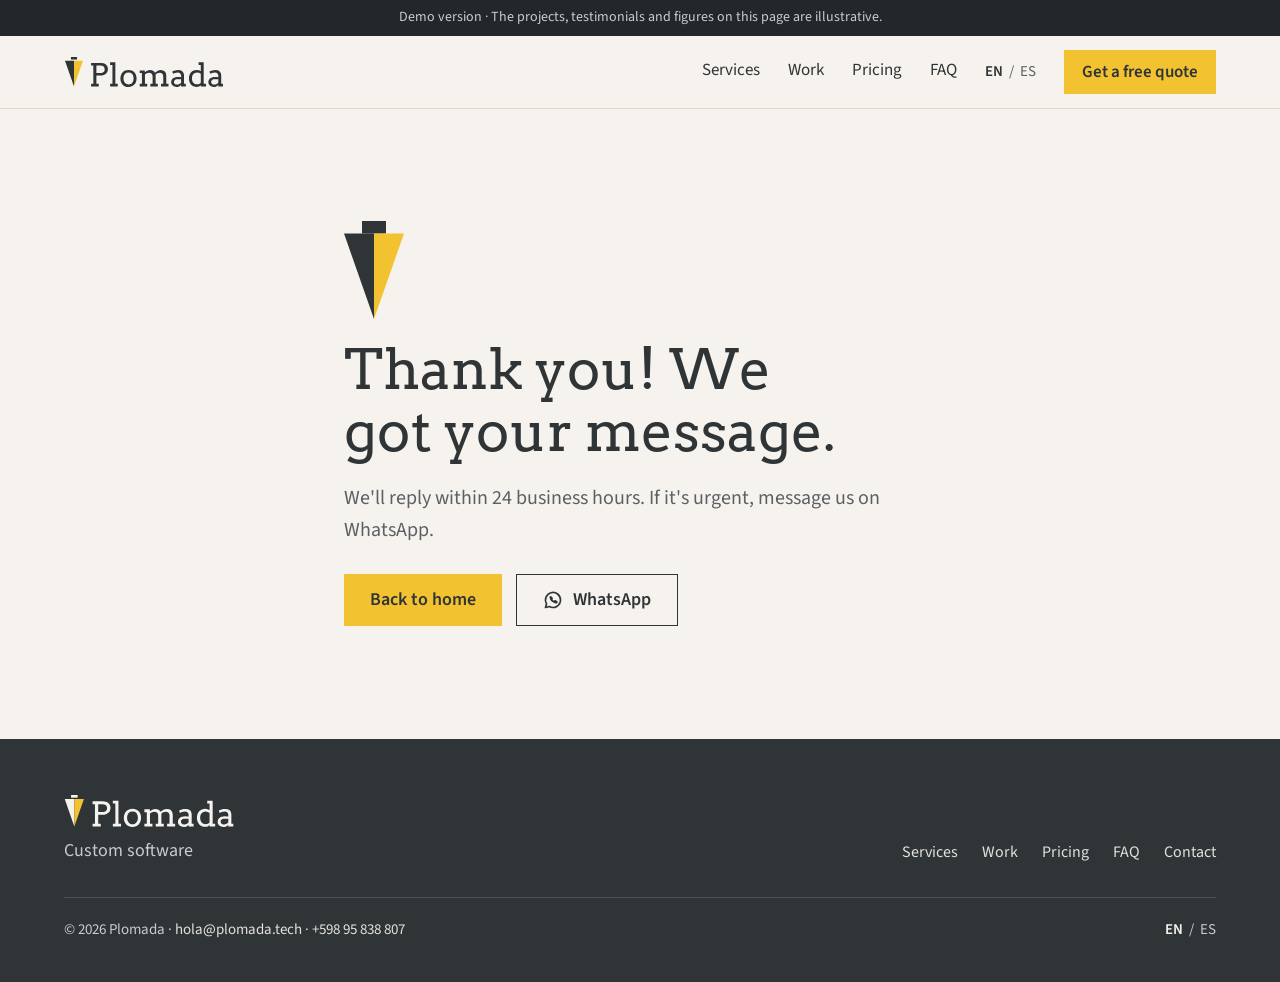
<file: en/thanks.html>
<!doctype html>
<html lang="en">
<head>
<meta charset="utf-8">
<meta name="viewport" content="width=device-width, initial-scale=1">
<title>Thank you! We got your message. · Plomada</title>
<meta name="description" content="Custom websites, online stores, apps and systems for small businesses and startups. We build it. We run it.">
<meta name="robots" content="noindex, nofollow">
<meta name="theme-color" content="#2F3437">
<meta property="og:type" content="website">
<meta property="og:title" content="Thank you! We got your message. · Plomada">
<meta property="og:description" content="Custom websites, online stores, apps and systems for small businesses and startups. We build it. We run it.">
<meta property="og:locale" content="en_US">
<meta property="og:image" content="https://plomada.tech/assets/img/og-image.png">
<meta name="twitter:card" content="summary_large_image">
<link rel="icon" href="/favicon.ico" sizes="any">
<link rel="icon" href="../assets/img/plomada-simbolo-chico.svg" type="image/svg+xml">
<link rel="apple-touch-icon" href="../assets/img/apple-touch-icon.png">
<link rel="preconnect" href="https://fonts.googleapis.com">
<link rel="preconnect" href="https://fonts.gstatic.com" crossorigin>
<link href="https://fonts.googleapis.com/css2?family=Arvo:wght@400;700&amp;family=Source+Sans+3:wght@400;600&amp;display=swap" rel="stylesheet">
<link rel="stylesheet" href="../assets/css/styles.css">
<script>document.documentElement.classList.add('js')</script>
<script src="../assets/js/main.js" defer></script>
</head>
<body>
<div class="demo-aviso">Demo version · The projects, testimonials and figures on this page are illustrative.</div>
<header class="encabezado">
<div class="contenedor encabezado__fila">
<a class="logo" href="./" aria-label="Plomada, home"><img src="../assets/img/plomada-horizontal.svg" alt="Plomada" width="160" height="30"></a>
<nav class="nav" aria-label="Main">
<a class="enlace" href="./#services">Services</a>
<a class="enlace" href="./#work">Work</a>
<a class="enlace" href="./#pricing">Pricing</a>
<a class="enlace" href="./#faq">FAQ</a>
<span class="idioma"><strong aria-current="true">EN</strong>/<a href="../" lang="es" hreflang="es">ES</a></span>
<a class="boton boton--amarillo" href="./#contact">Get a free quote</a>
</nav>
<details class="menu-movil">
<summary><svg width="20" height="20" viewBox="0 0 24 24" fill="none" stroke="currentColor" stroke-width="2" stroke-linecap="round" stroke-linejoin="round" aria-hidden="true"><path d="M4 7h16M4 12h16M4 17h16"/></svg>Menu</summary>
<nav class="menu-movil__panel" aria-label="Main">
<a class="enlace" href="./#services">Services</a>
<a class="enlace" href="./#work">Work</a>
<a class="enlace" href="./#pricing">Pricing</a>
<a class="enlace" href="./#faq">FAQ</a>
<a href="./#contact">Contact</a>
<a class="boton boton--amarillo" href="./#contact">Get a free quote</a>
<span class="idioma"><strong aria-current="true">EN</strong>/<a href="../" lang="es" hreflang="es">ES</a></span>
</nav>
</details>
</div>
</header>

<main class="simple">
<div class="contenedor simple__caja">
<img src="../assets/img/plomada-simbolo-chico.svg" alt="" width="60" height="98">
<h1>Thank you! We got your message.</h1>
<p>We'll reply within 24 business hours. If it's urgent, message us on WhatsApp.</p>
<div class="acciones">
<a class="boton boton--amarillo" href="./">Back to home</a>
<a class="boton boton--borde" href="https://wa.me/59895838807?text=Hi%20Plomada%2C%20I%27d%20like%20to%20book%20the%20free%20assessment." target="_blank" rel="noopener"><svg width="20" height="20" viewBox="0 0 24 24" fill="none" stroke="currentColor" stroke-width="2" stroke-linecap="round" stroke-linejoin="round" aria-hidden="true"><path d="M21 12a9 9 0 0 1-13.4 7.8L3 21l1.3-4.4A9 9 0 1 1 21 12z"/><path d="M9 9.5c.3 2 2.5 4.2 4.5 4.5l1-1 2 1v1.2c-3 .8-7.6-3.3-7.8-6.7H10l1 2z"/></svg>WhatsApp</a>
</div>
</div>
</main>
<footer class="pie">
<div class="contenedor">
<div class="pie__fila">
<div class="pie__marca">
<img src="../assets/img/plomada-horizontal-negativo.svg" alt="Plomada" width="170" height="32">
<span>Custom software</span>
</div>
<nav aria-label="Footer">
<a href="./#services">Services</a>
<a href="./#work">Work</a>
<a href="./#pricing">Pricing</a>
<a href="./#faq">FAQ</a>
<a href="./#contact">Contact</a>
</nav>
</div>
<div class="pie__legal">
<span>© 2026 Plomada · <a href="mailto:hola@plomada.tech">hola@plomada.tech</a> · <a href="https://wa.me/59895838807?text=Hi%20Plomada%2C%20I%27d%20like%20to%20book%20the%20free%20assessment." target="_blank" rel="noopener">+598 95 838 807</a></span>
<span class="idioma"><strong aria-current="true">EN</strong>/<a href="../" lang="es" hreflang="es">ES</a></span>
</div>
</div>
</footer>
<a class="whatsapp-flotante" href="https://wa.me/59895838807?text=Hi%20Plomada%2C%20I%27d%20like%20to%20book%20the%20free%20assessment." target="_blank" rel="noopener" aria-label="Message us on WhatsApp"><svg width="20" height="20" viewBox="0 0 24 24" fill="none" stroke="currentColor" stroke-width="2" stroke-linecap="round" stroke-linejoin="round" aria-hidden="true"><path d="M21 12a9 9 0 0 1-13.4 7.8L3 21l1.3-4.4A9 9 0 1 1 21 12z"/><path d="M9 9.5c.3 2 2.5 4.2 4.5 4.5l1-1 2 1v1.2c-3 .8-7.6-3.3-7.8-6.7H10l1 2z"/></svg></a>

</body>
</html>
</file>
<file: assets/css/styles.css>
/* Plomada — estilos del sitio
   Paleta: plomo #2F3437 · amarillo #F2C230 · papel #F6F3EE · blanco #FFFFFF
   Tipografía: Arvo (títulos) · Source Sans 3 (texto) */

:root {
  --plomo: #2F3437;
  --amarillo: #F2C230;
  --papel: #F6F3EE;
  --blanco: #FFFFFF;
  --gris: #5B6064;
  --gris-claro: #C9CCCE;
  --texto-claro: #E3E1DC;
  --linea: #DDD9D1;
  --linea-oscura: #4A5054;
  --serif: 'Arvo', Georgia, serif;
  --sans: 'Source Sans 3', system-ui, -apple-system, 'Segoe UI', sans-serif;
  --ancho: 1200px;
}

*, *::before, *::after { box-sizing: border-box; }

html { scroll-behavior: smooth; }
@media (prefers-reduced-motion: reduce) { html { scroll-behavior: auto; } }

body {
  margin: 0;
  background: var(--papel);
  color: var(--plomo);
  font-family: var(--sans);
  font-size: 18px;
  line-height: 1.6;
  -webkit-text-size-adjust: 100%;
}

img { max-width: 100%; height: auto; display: block; }
a { color: var(--plomo); }
a:hover { color: var(--gris); }
:focus-visible { outline: 3px solid var(--amarillo); outline-offset: 2px; }

.contenedor { max-width: var(--ancho); margin: 0 auto; padding: 0 24px; }
.sr-only { position: absolute; width: 1px; height: 1px; padding: 0; margin: -1px; overflow: hidden; clip: rect(0 0 0 0); white-space: nowrap; border: 0; }

h1, h2, h3 { margin: 0; font-weight: 400; }
h1, h2 { font-family: var(--serif); text-wrap: balance; }
p { margin: 0; }

/* ---------- Botones ---------- */
.boton {
  display: inline-flex; align-items: center; justify-content: center; gap: 10px;
  min-height: 52px; padding: 14px 26px;
  font: inherit; font-weight: 600; font-size: 18px; line-height: 1.2;
  text-decoration: none; border: 0; cursor: pointer;
}
.boton--amarillo { background: var(--amarillo); color: var(--plomo); }
.boton--amarillo:hover { background: #E5B520; color: var(--plomo); }
.boton--borde-claro { color: var(--papel); border: 1px solid #8A8F93; }
.boton--borde-claro:hover { color: var(--papel); border-color: var(--papel); }
.boton--plomo { background: var(--plomo); color: var(--papel); }
.boton--plomo:hover { background: #22272A; color: var(--papel); }
.boton--borde { color: var(--plomo); border: 1px solid var(--plomo); }
.boton--borde:hover { background: var(--blanco); color: var(--plomo); }
.boton svg { flex: none; }

/* ---------- Encabezado ---------- */
.encabezado { background: var(--papel); border-bottom: 1px solid var(--linea); position: relative; z-index: 10; }
.encabezado__fila { display: flex; align-items: center; justify-content: space-between; gap: 16px; padding-top: 14px; padding-bottom: 14px; }
.logo img { width: 160px; height: 30px; }
.nav { display: flex; align-items: center; gap: 28px; font-size: 17px; }
.nav a { text-decoration: none; }
.nav .boton { min-height: 44px; padding: 10px 18px; font-size: 17px; }
.idioma { display: flex; gap: 6px; font-size: 15px; color: var(--gris); }
.idioma strong { color: var(--plomo); font-weight: 600; }
.idioma a { color: var(--gris); }

.menu-movil { display: none; }
.menu-movil summary {
  list-style: none; cursor: pointer;
  display: inline-flex; align-items: center; gap: 8px;
  min-height: 44px; padding: 8px 14px; border: 1px solid var(--plomo);
  font-weight: 600; font-size: 16px;
}
.menu-movil summary::-webkit-details-marker { display: none; }
.menu-movil__panel {
  position: absolute; left: 0; right: 0; top: 100%;
  background: var(--papel); border-bottom: 1px solid var(--linea);
  padding: 8px 24px 24px; display: flex; flex-direction: column;
}
.menu-movil__panel a { text-decoration: none; font-size: 19px; padding: 12px 0; border-bottom: 1px solid var(--linea); }
.menu-movil__panel .boton { margin-top: 16px; border-bottom: 0; }
.menu-movil__panel .idioma { padding-top: 16px; font-size: 17px; }
.menu-movil__panel .idioma a { border: 0; padding: 0; font-size: 17px; }

/* ---------- Inicio ---------- */
.hero { background: var(--plomo); color: var(--papel); overflow: hidden; }
.hero__fila { display: flex; align-items: stretch; gap: 32px; }
.hero__texto { flex: 1 1 520px; padding: 96px 0 104px; display: flex; flex-direction: column; gap: 24px; justify-content: center; }
.antetitulo { font-size: 15px; letter-spacing: 0.1em; text-transform: uppercase; color: var(--gris-claro); }
.hero h1 { font-size: clamp(38px, 5vw, 66px); line-height: 1.08; }
.hero__bajada { font-size: 20px; color: var(--texto-claro); max-width: 560px; }
.hero__lema { font-family: var(--serif); font-size: 24px; color: var(--amarillo); }
.acciones { display: flex; flex-wrap: wrap; gap: 14px; margin-top: 8px; }
.hero__visual { flex: 0 1 320px; display: flex; justify-content: center; align-items: flex-start; }
.plomada { display: flex; flex-direction: column; align-items: center; transform-origin: 50% 0; animation: balanceo 2.6s cubic-bezier(.3,.6,.4,1) .3s both; }
.plomada__hilo { width: 2px; height: 150px; background: var(--amarillo); opacity: .55; }
.plomada img { width: 170px; height: auto; }
@keyframes balanceo {
  0% { transform: rotate(16deg); } 28% { transform: rotate(-10deg); } 50% { transform: rotate(6deg); }
  70% { transform: rotate(-3deg); } 86% { transform: rotate(1deg); } 100% { transform: rotate(0); }
}
@media (prefers-reduced-motion: reduce) { .plomada { animation: none; } }

/* ---------- Secciones ---------- */
.seccion { padding: 104px 0 96px; }
.seccion--blanca { background: var(--blanco); }
.seccion--plomo { background: var(--plomo); color: var(--papel); padding: 96px 0; }
.encabezado-seccion { display: flex; flex-direction: column; gap: 12px; max-width: 640px; margin-bottom: 44px; }
.encabezado-seccion h2 { font-size: clamp(30px, 3.6vw, 44px); line-height: 1.15; }
.encabezado-seccion p { font-size: 20px; color: var(--gris); }

/* Servicios */
.servicios { display: grid; grid-template-columns: repeat(4, minmax(0, 1fr)); gap: 18px; }
.servicios--tres { grid-template-columns: repeat(3, minmax(0, 1fr)); }
.servicio { background: var(--blanco); padding: 30px 28px; display: flex; flex-direction: column; gap: 14px; }
.servicio h3 { font-family: var(--serif); font-size: 25px; line-height: 1.2; }
.servicio p { font-size: 17px; line-height: 1.55; }
.servicio ul { margin: auto 0 0; padding: 14px 0 0; list-style: none; border-top: 1px solid #E4E0D8; display: flex; flex-direction: column; gap: 6px; font-size: 16px; color: var(--gris); }
.servicio--destacado { background: var(--plomo); color: var(--papel); }
.servicio--destacado h3 { color: var(--amarillo); }
.servicio--destacado ul { border-top-color: var(--linea-oscura); color: var(--gris-claro); }

/* Proceso */
.pasos { margin: 0; padding: 0; list-style: none; display: grid; grid-template-columns: repeat(4, minmax(0, 1fr)); gap: 32px 28px; }
.paso { display: flex; flex-direction: column; gap: 10px; border-top: 3px solid var(--plomo); padding-top: 20px; }
.paso:last-child { border-top-color: var(--amarillo); }
.paso__numero { font-family: var(--serif); font-size: 44px; line-height: 1; }
.paso h3 { font-size: 21px; font-weight: 600; }
.paso p { font-size: 17px; line-height: 1.55; color: var(--gris); }

/* Compromisos */
.compromisos { display: flex; gap: 40px 64px; align-items: flex-start; }
.compromisos__titulo { flex: 1 1 300px; display: flex; flex-direction: column; gap: 14px; }
.compromisos__titulo h2 { font-size: clamp(34px, 4vw, 52px); line-height: 1.1; }
.compromisos__titulo p { font-size: 19px; color: var(--gris-claro); }
.compromisos__lista { flex: 2 1 560px; display: grid; grid-template-columns: repeat(3, minmax(0, 1fr)); gap: 28px; }
.compromiso { display: flex; flex-direction: column; gap: 8px; padding-top: 16px; border-top: 2px solid var(--amarillo); }
.compromiso h3 { font-family: var(--serif); font-size: 23px; color: var(--amarillo); line-height: 1.2; }
.compromiso p { font-size: 17px; line-height: 1.55; color: var(--texto-claro); }

/* Preguntas */
.preguntas { max-width: 860px; }
.preguntas h2 { font-size: clamp(30px, 3.6vw, 44px); line-height: 1.15; margin-bottom: 36px; }
.acordeon { border-top: 2px solid var(--plomo); }
.acordeon details { border-bottom: 1px solid #D5D2CC; padding: 20px 0; }
.acordeon summary { list-style: none; cursor: pointer; font-size: 20px; font-weight: 600; display: flex; justify-content: space-between; gap: 16px; }
.acordeon summary::-webkit-details-marker { display: none; }
.acordeon summary::after { content: '+'; color: var(--gris); font-weight: 400; font-size: 24px; line-height: 1; }
.acordeon details[open] summary::after { content: '−'; }
.acordeon p { margin-top: 12px; font-size: 17px; color: #4A4F53; }

/* Contacto */
.contacto { display: flex; gap: 48px 72px; }
.contacto__info { flex: 1 1 340px; display: flex; flex-direction: column; gap: 20px; }
.contacto__info h2 { font-size: clamp(30px, 3.6vw, 44px); line-height: 1.15; }
.contacto__info > p { font-size: 19px; color: var(--gris); }
.contacto__canales { display: flex; flex-direction: column; align-items: flex-start; gap: 12px; margin-top: 8px; }
.contacto__canales .boton { font-size: 17px; padding: 14px 20px; }
.formulario { flex: 1 1 480px; display: grid; grid-template-columns: repeat(2, minmax(0, 1fr)); gap: 18px; background: var(--papel); padding: 32px; align-self: flex-start; }
.campo { display: flex; flex-direction: column; gap: 6px; font-size: 16px; font-weight: 600; }
.campo--ancho { grid-column: 1 / -1; }
.campo small { font-weight: 400; color: var(--gris); font-size: 15px; }
.campo input, .campo select, .campo textarea {
  font: inherit; font-weight: 400; font-size: 17px; color: var(--plomo);
  padding: 12px 14px; min-height: 48px; width: 100%;
  border: 1px solid #A9A59D; border-radius: 0; background: var(--blanco);
}
.campo input, .campo select { height: 52px; }
.campo textarea { resize: vertical; min-height: 140px; }
.formulario__pie { grid-column: 1 / -1; display: flex; flex-wrap: wrap; align-items: center; gap: 16px; }
.formulario__pie span { font-size: 15px; color: var(--gris); }
.oculto { display: none; }

/* Pie */
.pie { background: var(--plomo); color: var(--gris-claro); padding: 56px 0 40px; }
.pie__fila { display: flex; flex-wrap: wrap; justify-content: space-between; align-items: flex-end; gap: 24px; }
.pie__marca { display: flex; flex-direction: column; gap: 10px; }
.pie__marca img { width: 170px; height: 32px; }
.pie nav { display: flex; flex-wrap: wrap; gap: 8px 24px; font-size: 16px; }
.pie a { color: var(--texto-claro); text-decoration: none; }
.pie a:hover { color: var(--amarillo); }
.pie__legal { display: flex; flex-wrap: wrap; justify-content: space-between; gap: 12px; margin-top: 32px; border-top: 1px solid var(--linea-oscura); padding-top: 20px; font-size: 15px; }
.pie .idioma { color: var(--gris-claro); }
.pie .idioma strong { color: var(--papel); }
.pie .idioma a { color: var(--gris-claro); }

/* WhatsApp flotante (solo móvil) */
.whatsapp-flotante {
  display: none; position: fixed; right: 16px; bottom: 16px; z-index: 20;
  width: 56px; height: 56px; border-radius: 50%;
  background: var(--amarillo); color: var(--plomo);
  align-items: center; justify-content: center;
  box-shadow: 0 4px 14px rgba(0, 0, 0, .25);
}

/* Páginas simples (gracias, 404) */
.simple { min-height: 70vh; display: flex; align-items: center; padding: 96px 0; }
.simple__caja { max-width: 640px; display: flex; flex-direction: column; gap: 20px; }
.simple h1 { font-size: clamp(36px, 5vw, 56px); line-height: 1.1; }
.simple p { font-size: 20px; color: var(--gris); }
.simple img { width: 60px; }

/* ---------- Tableta ---------- */
@media (max-width: 1080px) {
  .servicios { grid-template-columns: repeat(2, minmax(0, 1fr)); }
  .pasos { grid-template-columns: repeat(2, minmax(0, 1fr)); }
  .compromisos { flex-direction: column; }
  .compromisos__titulo, .compromisos__lista { flex: none; width: 100%; }
}

@media (max-width: 900px) {
  .nav { display: none; }
  .menu-movil { display: block; }
  .encabezado__fila { position: static; }
  .contacto { flex-direction: column; }
  .contacto__info, .formulario { flex: none; width: 100%; }
}

/* ---------- Móvil ---------- */
@media (max-width: 720px) {
  body { font-size: 17px; }
  .hero__fila { flex-direction: column-reverse; gap: 0; }
  .hero__texto { padding: 24px 0 72px; flex: none; }
  .hero__visual { flex: none; min-height: 0; }
  .plomada__hilo { height: 56px; }
  .plomada img { width: 84px; }
  .hero__bajada { font-size: 18px; }
  .hero__lema { font-size: 21px; }
  .acciones .boton { width: 100%; }
  .hero .boton--borde-claro { display: none; } /* en móvil lo reemplaza el botón flotante de WhatsApp */
  .seccion { padding: 72px 0 64px; }
  .seccion--plomo { padding: 72px 0; }
  .encabezado-seccion { margin-bottom: 32px; }
  .servicios, .pasos, .compromisos__lista { grid-template-columns: 1fr; }
  .formulario { grid-template-columns: 1fr; padding: 24px 20px; }
  .formulario__pie .boton { width: 100%; }
  .contacto__canales { align-items: stretch; }
  .acordeon summary { font-size: 18px; }
  .whatsapp-flotante { display: inline-flex; }
  .pie { padding-bottom: 96px; }
}

@media (max-width: 380px) {
  .logo img { width: 132px; height: auto; }
  .contenedor { padding: 0 18px; }
}

/* =====================================================================
   v2 — demo para presentación: secciones nuevas y microinteracciones
   ===================================================================== */

/* Aviso de demo */
.demo-aviso { background: #22272A; color: var(--gris-claro); font-size: 14px; text-align: center; padding: 8px 16px; line-height: 1.4; }

/* Encabezado fijo con sombra al hacer scroll */
.encabezado { position: sticky; top: 0; transition: box-shadow .25s ease, background-color .25s ease; }
.encabezado.con-sombra { box-shadow: 0 6px 20px rgba(47, 52, 55, .10); background: rgba(246, 243, 238, .96); }

/* Enlaces con subrayado animado */
.enlace { background-image: linear-gradient(var(--amarillo), var(--amarillo)); background-size: 0 2px; background-repeat: no-repeat; background-position: 0 100%; padding-bottom: 2px; transition: background-size .25s ease; }
.enlace:hover, .enlace:focus-visible { background-size: 100% 2px; color: var(--plomo); }

/* Botones: elevación al pasar y presión al hacer clic */
.boton { transition: transform .18s ease, box-shadow .18s ease, background-color .18s ease, border-color .18s ease, color .18s ease; will-change: transform; }
.boton:hover { transform: translateY(-2px); box-shadow: 0 8px 18px rgba(47, 52, 55, .16); }
.boton:active { transform: translateY(0) scale(.98); box-shadow: 0 2px 6px rgba(47, 52, 55, .16); transition-duration: .06s; }
.boton .flecha { transition: transform .2s ease; }
.boton:hover .flecha { transform: translateX(4px); }
.whatsapp-flotante { transition: transform .18s ease; }
.whatsapp-flotante:active { transform: scale(.94); }

/* Tarjetas: elevación al pasar */
.tarjeta { transition: transform .25s ease, box-shadow .25s ease; }
.tarjeta:hover { transform: translateY(-4px); box-shadow: 0 14px 30px rgba(47, 52, 55, .12); }

/* Insignia del diagnóstico gratis y tiempo de respuesta */
.insignia { align-self: flex-start; display: inline-flex; align-items: center; gap: 8px; font-size: 15px; font-weight: 600; color: var(--plomo); background: var(--amarillo); padding: 6px 12px; }
.insignia--clara { background: #FBEFC4; }
.respuesta { display: flex; align-items: center; gap: 8px; font-size: 16px; color: var(--gris-claro); }
.respuesta--clara { color: var(--gris); }

/* La plomada vuelve a balancearse al pasar el mouse */
@keyframes balanceo-2 {
  0% { transform: rotate(0); } 20% { transform: rotate(9deg); } 45% { transform: rotate(-6deg); }
  68% { transform: rotate(3deg); } 86% { transform: rotate(-1deg); } 100% { transform: rotate(0); }
}
.hero__visual:hover .plomada { animation: balanceo-2 1.8s cubic-bezier(.3,.6,.4,1) both; }

/* Franja de llamada a la acción entre secciones */
.cta-franja { margin-top: 48px; display: flex; flex-wrap: wrap; align-items: center; justify-content: space-between; gap: 16px 32px; padding: 26px 32px; background: var(--blanco); border-left: 0; }
.cta-franja--papel { background: var(--papel); }
.cta-franja p { font-family: var(--serif); font-size: 23px; line-height: 1.3; }

/* Proyectos */
.proyectos { display: grid; grid-template-columns: repeat(3, minmax(0, 1fr)); gap: 24px; }
.proyecto { background: var(--papel); display: flex; flex-direction: column; overflow: hidden; }
.proyecto__texto { padding: 24px 26px 28px; display: flex; flex-direction: column; gap: 8px; flex-grow: 1; }
.proyecto h3 { font-family: var(--serif); font-size: 26px; line-height: 1.2; }
.proyecto__lugar { font-size: 15px; color: var(--gris); }
.proyecto p { font-size: 17px; line-height: 1.55; }
.etiqueta { align-self: flex-start; font-size: 13px; font-weight: 600; letter-spacing: .06em; text-transform: uppercase; color: var(--plomo); border: 1px solid var(--plomo); padding: 3px 8px; }
.resultado { margin-top: auto; padding-top: 16px; border-top: 1px solid var(--linea); display: flex; align-items: baseline; gap: 10px; }
.resultado strong { font-family: var(--serif); font-size: 32px; line-height: 1; font-weight: 700; color: var(--plomo); }
.resultado span { font-size: 15px; color: var(--gris); }

/* Marco de navegador para las maquetas */
.navegador { background: #E4E0D8; padding: 0 0 0; border-bottom: 1px solid var(--linea); }
.navegador__barra { display: flex; align-items: center; gap: 6px; padding: 10px 12px; }
.navegador__barra > span { width: 9px; height: 9px; border-radius: 50%; background: #C4BFB5; }
.navegador__url { margin-left: 8px; flex-grow: 1; background: var(--blanco); font-size: 12px; color: var(--gris); padding: 3px 10px; border-radius: 10px; white-space: nowrap; overflow: hidden; text-overflow: ellipsis; }
.navegador__cuerpo { height: 220px; overflow: hidden; background: var(--blanco); }
.proyecto:hover .mk { transform: scale(1.03); }
.mk { height: 100%; transition: transform .5s ease; transform-origin: 50% 0; font-family: var(--sans); }
.mk i { display: block; height: 7px; background: #E4E0D8; border-radius: 4px; }
.mk-top { display: flex; justify-content: space-between; align-items: center; padding: 10px 14px; font-size: 13px; }
.mk-btn { display: inline-block; font-size: 11px; font-weight: 600; padding: 6px 10px; border-radius: 4px; }

/* Maqueta: tienda */
.mk--tienda { background: #FBF6EE; }
.mk--tienda .mk-top { background: #5A3A26; color: #FBF6EE; }
.mk-carrito { background: #E8C9A0; color: #5A3A26; font-weight: 700; font-size: 11px; width: 20px; height: 20px; border-radius: 50%; display: inline-flex; align-items: center; justify-content: center; }
.mk-hero { padding: 14px 14px 10px; display: flex; flex-direction: column; gap: 6px; }
.mk-hero i { width: 70%; height: 9px; background: #D9C3A7; }
.mk-hero i.corta { width: 45%; height: 7px; }
.mk-hero .mk-btn { align-self: flex-start; margin-top: 4px; background: #B5653A; color: #FFF; }
.mk-grid { display: grid; grid-template-columns: repeat(3, 1fr); gap: 8px; padding: 0 14px; }
.mk-prod { background: #FFF; padding: 6px; display: flex; flex-direction: column; gap: 5px; border-radius: 4px; }
.mk-prod__img { height: 52px; border-radius: 3px; }
.mk-prod i { width: 80%; height: 6px; }
.mk-prod b { font-size: 11px; color: #5A3A26; }

/* Maqueta: turnos */
.mk--turnos { background: #F2F7F6; }
.mk--turnos .mk-top { background: #2E7D74; color: #FFF; }
.mk-cols { display: grid; grid-template-columns: 1.1fr 1fr; gap: 10px; padding: 12px 14px; }
.mk-cal b, .mk-horas b { display: block; font-size: 11px; margin-bottom: 6px; color: #1F4F4A; }
.mk-dias { display: grid; grid-template-columns: repeat(7, 1fr); gap: 3px; }
.mk-dias span { font-size: 10px; text-align: center; padding: 4px 0; background: #FFF; border-radius: 3px; color: #1F4F4A; }
.mk-dias span.off { background: transparent; color: #A9BDBA; }
.mk-dias span.sel { background: #2E7D74; color: #FFF; font-weight: 700; }
.mk-slots { display: grid; grid-template-columns: repeat(2, 1fr); gap: 4px; margin-bottom: 8px; }
.mk-slots span { font-size: 10px; text-align: center; padding: 5px 0; border: 1px solid #BFD6D2; border-radius: 3px; background: #FFF; color: #1F4F4A; }
.mk-slots span.sel { background: #2E7D74; border-color: #2E7D74; color: #FFF; font-weight: 700; }
.mk-horas .mk-btn { background: #F2C14E; color: #1F4F4A; }

/* Maqueta: panel */
.mk--panel { display: flex; background: #F4F6F9; }
.mk-lateral { width: 34px; background: #1F3A5F; display: flex; flex-direction: column; align-items: center; gap: 10px; padding-top: 14px; }
.mk-lateral span { width: 14px; height: 14px; border-radius: 3px; background: #3C5A82; }
.mk-lateral span.act { background: #E07A2E; }
.mk-contenido { flex-grow: 1; padding: 12px; display: flex; flex-direction: column; gap: 8px; }
.mk-kpis { display: grid; grid-template-columns: repeat(3, 1fr); gap: 6px; }
.mk-kpis div { background: #FFF; padding: 6px 8px; border-radius: 4px; }
.mk-kpis b { display: block; font-size: 15px; color: #1F3A5F; line-height: 1.1; }
.mk-kpis i { background: none; height: auto; font-size: 10px; color: #6B7A8F; font-style: normal; }
.mk-barras { height: 56px; display: flex; align-items: flex-end; gap: 6px; background: #FFF; padding: 6px 8px; border-radius: 4px; }
.mk-barras span { flex: 1; background: #1F3A5F; border-radius: 2px 2px 0 0; }
.mk-barras span:nth-child(6) { background: #E07A2E; }
.mk-fila { display: flex; justify-content: space-between; align-items: center; background: #FFF; padding: 5px 8px; border-radius: 4px; }
.mk-fila i { width: 45%; height: 6px; }
.mk-fila em { font-style: normal; font-size: 10px; font-weight: 700; padding: 2px 6px; border-radius: 8px; }
.mk-fila em.ok { background: #DDEFE3; color: #22663B; }
.mk-fila em.ruta { background: #FCE6D3; color: #8A4513; }

/* Precios */
.precios { display: grid; grid-template-columns: repeat(4, minmax(0, 1fr)); gap: 18px; }
.precio { background: var(--papel); padding: 30px 28px; display: flex; flex-direction: column; gap: 12px; }
.precio h3 { font-family: var(--serif); font-size: 24px; line-height: 1.2; }
.precio__monto { display: flex; align-items: baseline; flex-wrap: wrap; gap: 4px 6px; }
.precio__monto span { font-size: 15px; color: var(--gris); }
.precio__monto b { font-family: var(--serif); font-size: 34px; line-height: 1.1; font-weight: 700; }
.precio__monto small { font-size: 16px; color: var(--gris); }
.precio__desc { font-size: 16px; line-height: 1.5; color: var(--gris); }
.precio ul { margin: 6px 0 0; padding: 14px 0 0; list-style: none; border-top: 1px solid var(--linea); display: flex; flex-direction: column; gap: 8px; font-size: 16px; }
.precio li { display: flex; gap: 8px; align-items: flex-start; }
.precio li svg { margin-top: 3px; color: #B08A1E; }
.precio--destacado { background: var(--plomo); color: var(--papel); }
.precio--destacado h3 { color: var(--amarillo); }
.precio--destacado .precio__monto span, .precio--destacado .precio__monto small, .precio--destacado .precio__desc { color: var(--gris-claro); }
.precio--destacado ul { border-top-color: var(--linea-oscura); }
.precio--destacado li svg { color: var(--amarillo); }
.precios__nota { margin-top: 18px; font-size: 15px; color: var(--gris); }

/* Testimonios */
.testimonios { display: grid; grid-template-columns: repeat(3, minmax(0, 1fr)); gap: 24px; }
.testimonio { margin: 0; background: var(--blanco); padding: 30px 28px; display: flex; flex-direction: column; gap: 18px; }
.testimonio__resultado { align-self: flex-start; font-size: 14px; font-weight: 600; background: #FBEFC4; padding: 4px 10px; }
.testimonio blockquote { margin: 0; font-family: var(--serif); font-size: 20px; line-height: 1.45; flex-grow: 1; }
.testimonio figcaption { display: flex; align-items: center; gap: 14px; font-size: 15px; color: var(--gris); }
.testimonio figcaption strong { display: block; color: var(--plomo); font-size: 17px; font-weight: 600; }
.avatar { flex: none; border-radius: 50%; transition: transform .3s ease; }
.testimonio:hover .avatar { transform: rotate(-6deg) scale(1.05); }

/* Preguntas: apertura animada */
.acordeon summary { transition: color .2s ease; }
.acordeon summary:hover { color: var(--gris); }
.acordeon summary::after { transition: transform .25s ease; }
.acordeon details[open] summary::after { transform: rotate(180deg); }
.acordeon details[open] p { animation: desplegar .3s ease both; }
@keyframes desplegar { from { opacity: 0; transform: translateY(-6px); } to { opacity: 1; transform: none; } }

/* Campos del formulario */
.campo input, .campo textarea { transition: border-color .2s ease, box-shadow .2s ease; }
.campo input:hover, .campo textarea:hover { border-color: var(--plomo); }
.campo input:focus, .campo textarea:focus { outline: none; border-color: var(--plomo); box-shadow: 0 0 0 3px rgba(242, 194, 48, .55); }

/* Aparición al hacer scroll (solo con JavaScript activo) */
.js [data-reveal] { opacity: 0; transform: translateY(22px); transition: opacity .6s ease, transform .6s cubic-bezier(.2,.7,.3,1); transition-delay: calc(var(--d, 0) * 90ms); }
.js [data-reveal].visible { opacity: 1; transform: none; }

/* Movimiento reducido: sin animaciones ni desplazamientos */
@media (prefers-reduced-motion: reduce) {
  .js [data-reveal] { opacity: 1; transform: none; transition: none; }
  .boton, .tarjeta, .mk, .avatar, .enlace, .boton .flecha { transition: none; }
  .boton:hover, .tarjeta:hover, .proyecto:hover .mk, .testimonio:hover .avatar, .boton:hover .flecha { transform: none; }
  .hero__visual:hover .plomada, .acordeon details[open] p { animation: none; }
}

/* Responsive de las secciones nuevas */
@media (max-width: 1080px) {
  .precios { grid-template-columns: repeat(2, minmax(0, 1fr)); }
  .proyectos, .testimonios { grid-template-columns: 1fr; max-width: 640px; }
}
@media (max-width: 720px) {
  .precios { grid-template-columns: 1fr; }
  .cta-franja { margin-top: 36px; padding: 22px 20px; }
  .cta-franja p { font-size: 20px; }
  .cta-franja .boton { width: 100%; }
  .insignia { font-size: 14px; }
  .demo-aviso { font-size: 13px; }
  .testimonio blockquote { font-size: 19px; }
}
section[id] { scroll-margin-top: 76px; }
.resultado strong { white-space: nowrap; flex: none; }
/* WhatsApp flotante: aparece después del inicio para no tapar el botón principal */
.js .whatsapp-flotante { opacity: 0; transform: translateY(12px); pointer-events: none; transition: opacity .3s ease, transform .3s ease; }
.js .whatsapp-flotante.mostrar { opacity: 1; transform: none; pointer-events: auto; }

/* =====================================================================
   v3 — garantías, casos de proyecto, estimador y agenda
   ===================================================================== */

/* Garantías en el inicio */
.garantias { list-style: none; margin: 4px 0 0; padding: 0; display: flex; flex-wrap: wrap; gap: 8px 22px; font-size: 16px; color: var(--papel); }
.garantias li { display: inline-flex; align-items: center; gap: 7px; }
.garantias svg { color: var(--amarillo); }

/* Botón "Ver caso" */
.ver-caso { align-self: flex-start; margin-top: 14px; display: inline-flex; align-items: center; gap: 8px; font: inherit; font-weight: 600; font-size: 16px; color: var(--plomo); background: none; border: 0; padding: 6px 0; cursor: pointer; border-bottom: 2px solid var(--amarillo); }
.ver-caso:hover .flecha { transform: translateX(4px); }
.ver-caso .flecha { transition: transform .2s ease; }
.no-js .ver-caso, html:not(.js) .ver-caso { display: none; }

/* Ventanas emergentes */
html.sin-scroll { overflow: hidden; }
dialog.caso, dialog.agenda {
  width: min(880px, calc(100% - 32px)); max-height: calc(100vh - 48px); overflow: auto;
  padding: 0; border: 0; background: var(--blanco); color: var(--plomo);
  box-shadow: 0 30px 80px rgba(0, 0, 0, .35);
}
dialog.agenda { width: min(620px, calc(100% - 32px)); }
dialog::backdrop { background: rgba(31, 35, 37, .62); }
dialog[open] { animation: entrar .28s cubic-bezier(.2,.7,.3,1); }
dialog[open]::backdrop { animation: oscurecer .28s ease; }
@keyframes entrar { from { opacity: 0; transform: translateY(16px) scale(.98); } to { opacity: 1; transform: none; } }
@keyframes oscurecer { from { opacity: 0; } to { opacity: 1; } }
.caso__cabecera { display: flex; justify-content: space-between; align-items: flex-start; gap: 16px; padding: 28px 32px 20px; }
.caso__cabecera > div { display: flex; flex-direction: column; gap: 8px; }
.caso__cabecera h3 { font-family: var(--serif); font-size: 32px; line-height: 1.15; }
.cerrar { flex: none; width: 44px; height: 44px; display: inline-flex; align-items: center; justify-content: center; background: var(--papel); border: 0; color: var(--plomo); cursor: pointer; transition: background-color .2s ease, transform .2s ease; }
.cerrar:hover { background: var(--linea); transform: rotate(90deg); }
.caso__maqueta { padding: 0 32px; }
.caso__maqueta .navegador__cuerpo { height: 300px; }
.caso__maqueta .mk { transform: scale(1.0); }
.caso__cuerpo { display: grid; grid-template-columns: repeat(2, minmax(0, 1fr)); gap: 24px 32px; padding: 28px 32px; }
.caso__bloque h4 { margin: 0 0 8px; font-size: 14px; letter-spacing: .08em; text-transform: uppercase; color: var(--gris); }
.caso__bloque p { font-size: 17px; line-height: 1.6; }
.caso__bloque--ancho { grid-column: 1 / -1; }
.caso__resultados { display: grid; grid-template-columns: repeat(3, minmax(0, 1fr)); gap: 12px; }
.caso__resultados div { background: var(--papel); padding: 16px 18px; display: flex; flex-direction: column; gap: 4px; }
.caso__resultados strong { font-family: var(--serif); font-size: 34px; line-height: 1; }
.caso__resultados span { font-size: 15px; color: var(--gris); line-height: 1.4; }
.caso__datos { grid-column: 1 / -1; display: flex; flex-wrap: wrap; gap: 8px 28px; font-size: 15px; color: var(--gris); border-top: 1px solid var(--linea); padding-top: 16px; }
.caso__datos b { color: var(--plomo); font-weight: 600; }
.caso__pie { padding: 0 32px 32px; }

/* Estimador */
.estimador { margin-top: 56px; background: var(--plomo); color: var(--papel); }
.estimador__titulo { padding: 36px 40px 0; display: flex; flex-direction: column; gap: 8px; }
.estimador__titulo h3 { font-family: var(--serif); font-size: clamp(26px, 3vw, 34px); line-height: 1.15; color: var(--papel); }
.estimador__titulo p { color: var(--gris-claro); font-size: 18px; }
.estimador__cuerpo { display: grid; grid-template-columns: minmax(0, 1.5fr) minmax(0, 1fr); gap: 32px; padding: 28px 40px 40px; }
.estimador fieldset { border: 0; margin: 0 0 22px; padding: 0; }
.estimador legend { font-size: 15px; font-weight: 600; color: var(--gris-claro); margin-bottom: 10px; padding: 0; }
.opciones { display: flex; flex-wrap: wrap; gap: 10px; }
.opciones[hidden] { display: none; }
.opcion { position: relative; cursor: pointer; }
.opcion input { position: absolute; opacity: 0; inset: 0; margin: 0; cursor: pointer; }
.opcion span { display: inline-flex; align-items: center; gap: 8px; min-height: 44px; padding: 10px 16px; border: 1px solid #5E6569; color: var(--papel); font-size: 16px; transition: background-color .18s ease, border-color .18s ease, color .18s ease, transform .15s ease; }
.opcion:hover span { border-color: var(--papel); }
.opcion input:checked + span { background: var(--amarillo); border-color: var(--amarillo); color: var(--plomo); font-weight: 600; }
.opcion input:focus-visible + span { outline: 3px solid var(--amarillo); outline-offset: 2px; }
.opcion:active span { transform: scale(.97); }
.opcion--check span::before { content: ''; width: 14px; height: 14px; border: 1.5px solid currentColor; flex: none; }
.opcion--check input:checked + span::before { background: var(--plomo); border-color: var(--plomo); box-shadow: inset 0 0 0 3px var(--amarillo); }
.interruptor { margin-top: 16px; display: inline-flex; align-items: center; gap: 12px; cursor: pointer; font-size: 16px; position: relative; }
.interruptor input { position: absolute; opacity: 0; width: 1px; height: 1px; }
.interruptor span::before { content: ''; display: inline-block; vertical-align: middle; width: 42px; height: 24px; border-radius: 12px; background: #5E6569; margin-right: 12px; box-shadow: inset 3px 0 0 0 #5E6569; transition: background-color .2s ease; }
.interruptor span { position: relative; }
.interruptor span::after { content: ''; position: absolute; left: 3px; top: 50%; width: 18px; height: 18px; margin-top: -9px; border-radius: 50%; background: var(--papel); transition: transform .2s ease; }
.interruptor input:checked + span::before { background: var(--amarillo); }
.interruptor input:checked + span::after { transform: translateX(18px); background: var(--plomo); }
.interruptor input:focus-visible + span::before { outline: 3px solid var(--amarillo); outline-offset: 2px; }
.estimador__resultado { background: var(--papel); color: var(--plomo); padding: 28px; display: flex; flex-direction: column; gap: 10px; align-self: start; position: sticky; top: 96px; }
.estimador__etiqueta { font-size: 14px; letter-spacing: .08em; text-transform: uppercase; color: var(--gris); }
.estimador__rango { font-family: var(--serif); font-size: clamp(30px, 3.2vw, 40px); line-height: 1.1; }
.estimador__rango.pulso { animation: pulso .45s ease; }
@keyframes pulso { 0% { opacity: .35; transform: translateY(4px); } 100% { opacity: 1; transform: none; } }
.estimador__plazo { font-size: 17px; }
.estimador__plazo > span { color: var(--gris); }
.estimador__mant { font-size: 16px; font-weight: 600; background: #FBEFC4; padding: 4px 10px; align-self: flex-start; }
.estimador__nota { font-size: 14px; color: var(--gris); margin-top: 4px; }
.estimador__resultado .boton { margin-top: 8px; }
html:not(.js) .estimador { display: none; }

/* Agenda */
.agenda__lead { font-size: 17px; color: var(--gris); }
.agenda__form { padding: 0 32px 32px; display: flex; flex-direction: column; gap: 20px; }
.agenda__form fieldset { border: 0; margin: 0; padding: 0; }
.agenda__form legend { font-size: 15px; font-weight: 600; margin-bottom: 10px; padding: 0; }
.agenda__dias { display: grid; grid-template-columns: repeat(5, minmax(0, 1fr)); gap: 8px; }
.agenda__horas { display: grid; grid-template-columns: repeat(3, minmax(0, 1fr)); gap: 8px; }
.ficha { position: relative; cursor: pointer; }
.ficha input { position: absolute; opacity: 0; inset: 0; margin: 0; cursor: pointer; }
.ficha span { display: flex; flex-direction: column; align-items: center; justify-content: center; gap: 2px; min-height: 48px; padding: 8px 6px; border: 1px solid #C9C5BC; background: var(--blanco); font-size: 16px; text-align: center; transition: background-color .18s ease, border-color .18s ease, transform .15s ease; }
.ficha--dia span { min-height: 64px; font-size: 14px; }
.ficha--dia b { font-size: 15px; text-transform: capitalize; }
.ficha:hover span { border-color: var(--plomo); }
.ficha:active span { transform: scale(.97); }
.ficha input:checked + span { background: var(--plomo); border-color: var(--plomo); color: var(--papel); }
.ficha input:focus-visible + span { outline: 3px solid var(--amarillo); outline-offset: 2px; }
.ficha--ocupada span { background: var(--papel); color: #9A9DA0; text-decoration: line-through; cursor: not-allowed; border-style: dashed; }
.ficha--ocupada small { font-size: 11px; text-decoration: none; }
.agenda__datos { display: grid; grid-template-columns: repeat(2, minmax(0, 1fr)); gap: 14px; }
.agenda__error { color: #A3261C; font-weight: 600; font-size: 15px; }
.agenda__form .boton { align-self: flex-start; }
.agenda__ok { padding: 8px 32px 36px; display: flex; flex-direction: column; align-items: flex-start; gap: 12px; }
.agenda__ok h3 { font-family: var(--serif); font-size: 30px; line-height: 1.2; }
.agenda__ok p { font-size: 18px; }
.agenda__check { width: 52px; height: 52px; border-radius: 50%; background: var(--amarillo); display: inline-flex; align-items: center; justify-content: center; animation: aparecer .4s cubic-bezier(.2,.9,.3,1.3); }
.agenda__check svg { width: 26px; height: 26px; }
@keyframes aparecer { from { transform: scale(.4); opacity: 0; } to { transform: none; opacity: 1; } }
.agenda__demo { font-size: 14px !important; color: var(--gris); background: var(--papel); padding: 8px 12px; }

@media (prefers-reduced-motion: reduce) {
  dialog[open], dialog[open]::backdrop, .estimador__rango.pulso, .agenda__check { animation: none; }
  .cerrar:hover { transform: none; }
}

@media (max-width: 900px) {
  .estimador__cuerpo { grid-template-columns: 1fr; }
  .estimador__resultado { position: static; }
}
@media (max-width: 720px) {
  .estimador { margin-top: 40px; margin-left: -24px; margin-right: -24px; }
  .estimador__titulo { padding: 28px 24px 0; }
  .estimador__cuerpo { padding: 20px 24px 28px; }
  .estimador__resultado .boton { width: 100%; }
  .garantias { font-size: 15px; gap: 6px 16px; }
  .caso__cabecera { padding: 22px 20px 16px; }
  .caso__cabecera h3 { font-size: 26px; }
  .caso__maqueta { padding: 0 20px; }
  .caso__maqueta .navegador__cuerpo { height: 220px; }
  .caso__cuerpo { grid-template-columns: 1fr; padding: 22px 20px; }
  .caso__resultados { grid-template-columns: 1fr; }
  .caso__pie { padding: 0 20px 24px; }
  .caso__pie .boton { width: 100%; }
  .agenda__form { padding: 0 20px 24px; }
  .agenda__dias { grid-template-columns: repeat(5, minmax(0, 1fr)); gap: 6px; }
  .ficha--dia span { font-size: 12px; min-height: 58px; }
  .agenda__horas { grid-template-columns: repeat(2, minmax(0, 1fr)); }
  .agenda__datos { grid-template-columns: 1fr; }
  .agenda__form .boton, .agenda__ok .boton { width: 100%; align-self: stretch; }
  .agenda__ok { padding: 8px 20px 28px; }
}
@media (max-width: 380px) {
  .estimador { margin-left: -18px; margin-right: -18px; }
}
[hidden] { display: none !important; }
/* Estimador en pantallas chicas: resultado fijo abajo mientras se eligen opciones */
@media (max-width: 900px) {
  .estimador__resultado { position: sticky; top: auto; bottom: 0; z-index: 2; padding: 16px 20px 18px; gap: 6px; box-shadow: 0 -10px 28px rgba(0, 0, 0, .28); }
  .estimador__etiqueta { font-size: 12px; }
  .estimador__rango { font-size: 28px; }
  .estimador__plazo { font-size: 15px; }
  .estimador__mant { font-size: 14px; }
  .estimador__nota { display: none; }
  .estimador__resultado .boton { margin-top: 4px; min-height: 48px; }
}
.js .whatsapp-flotante.mostrar.en-estimador { opacity: 0; pointer-events: none; transform: translateY(12px); }
</file>
